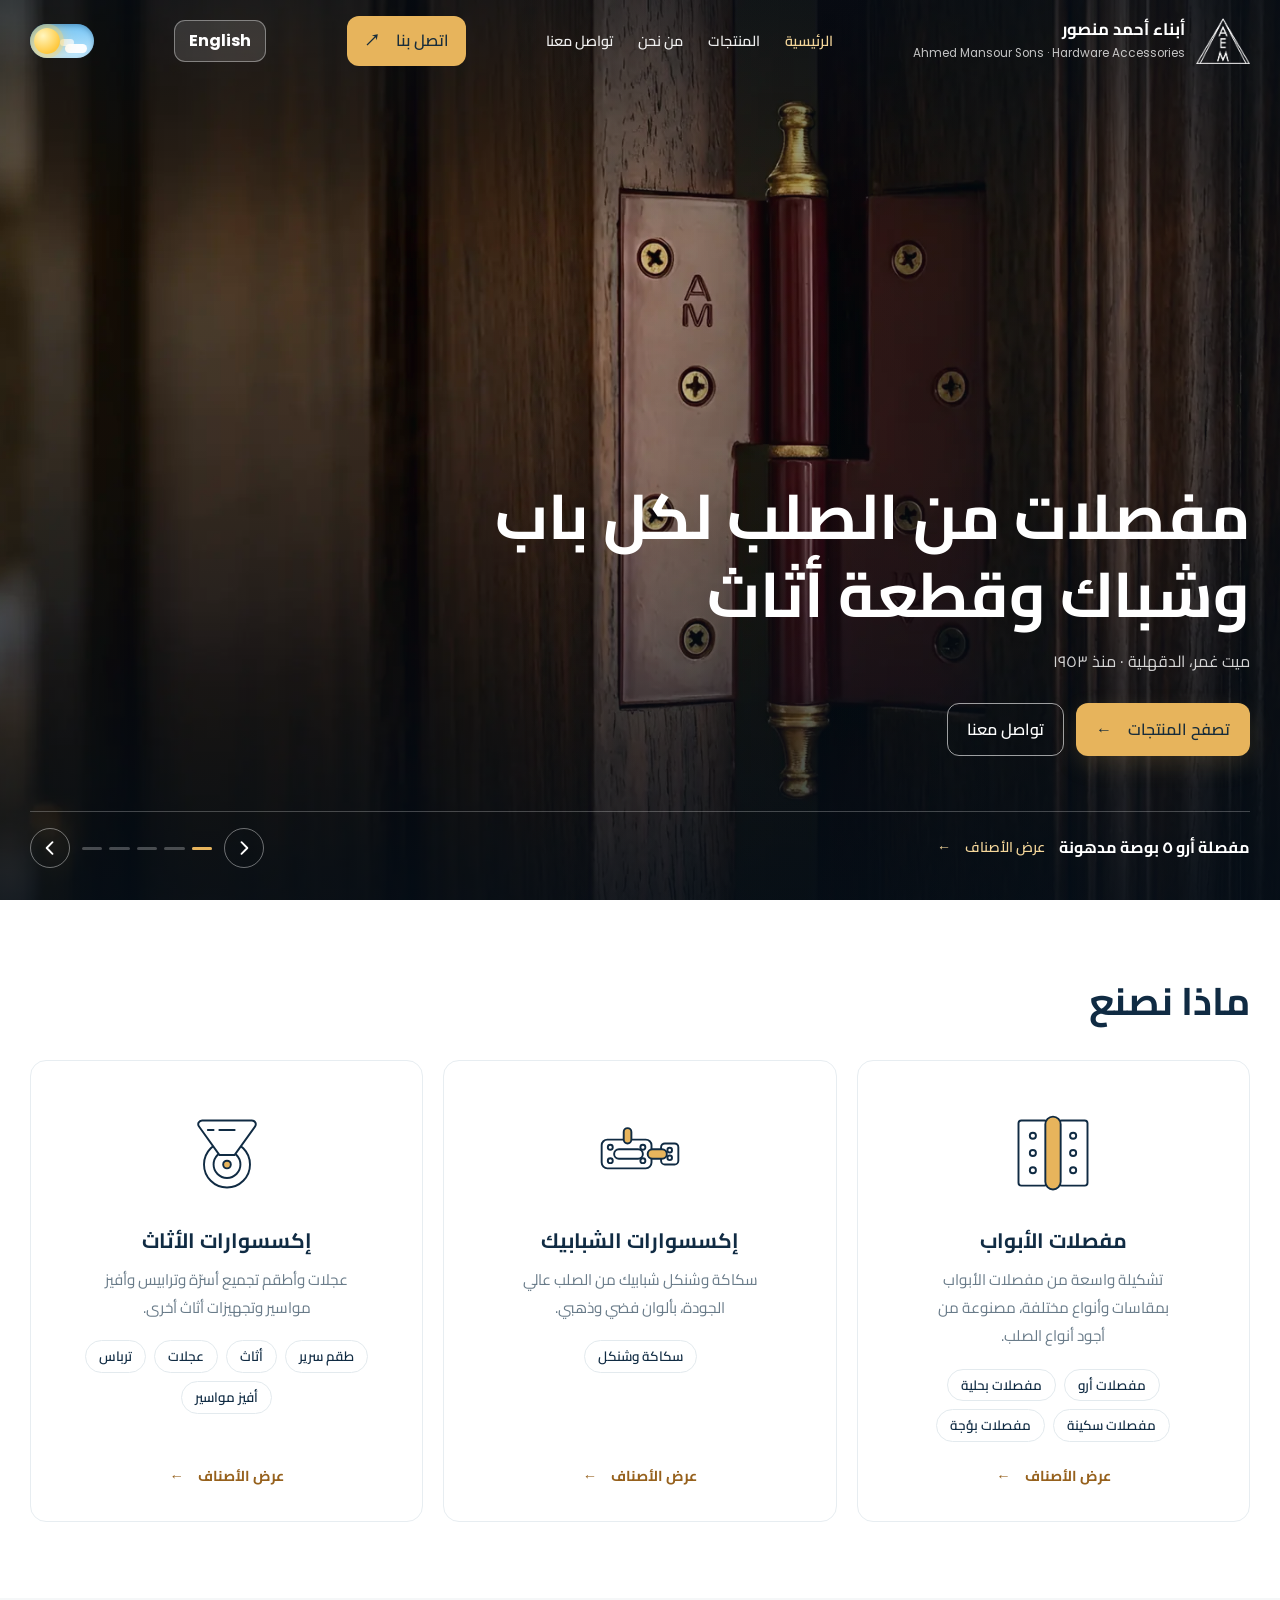
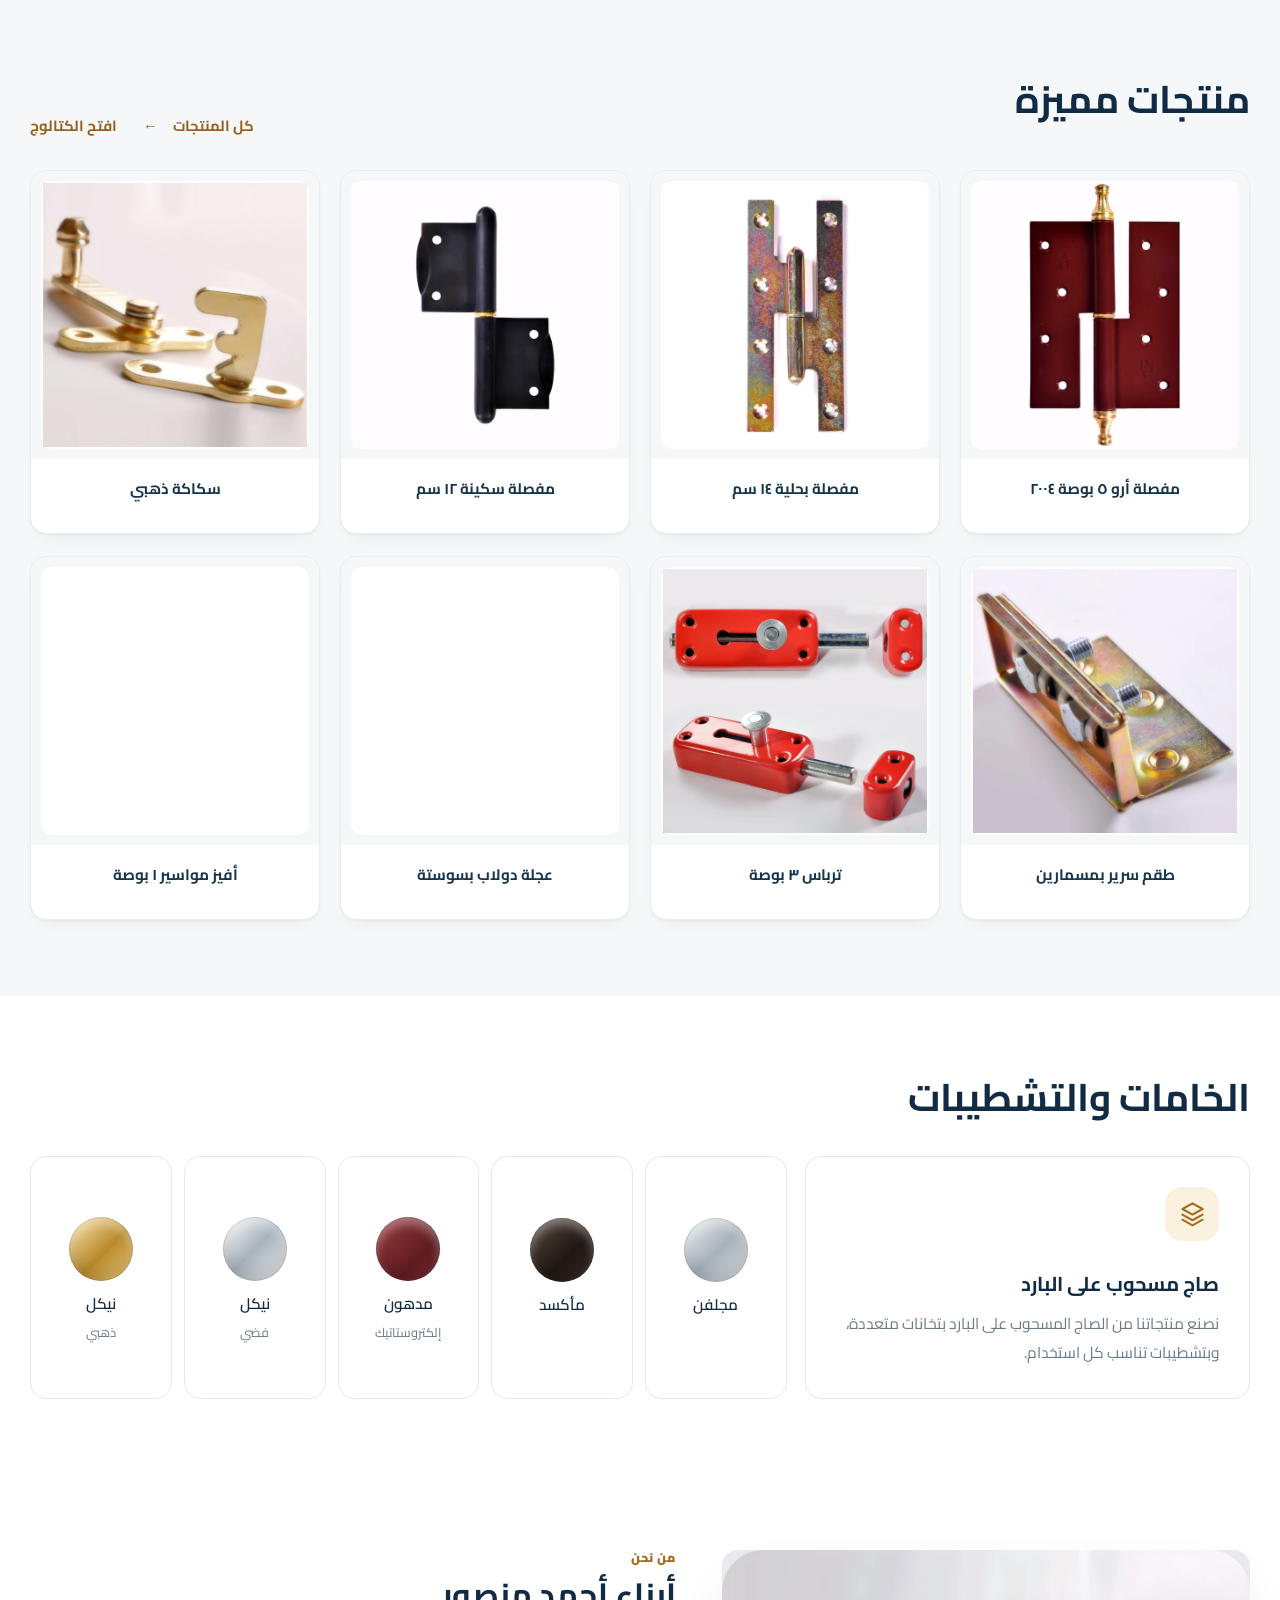
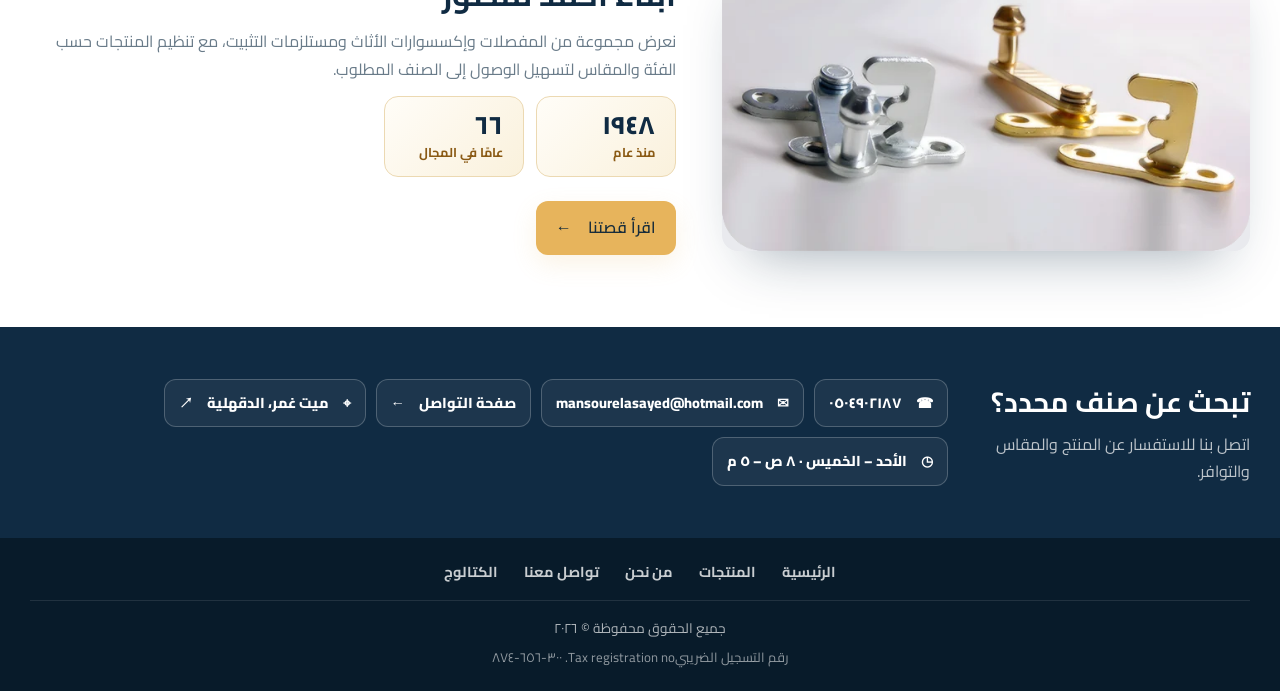
<file: index.html>
<!doctype html>
<html lang="ar" dir="rtl">
<head>
<meta charset="utf-8"><meta name="viewport" content="width=device-width, initial-scale=1">
<title>أبناء أحمد منصور | مفصلات وإكسسوارات أثاث</title>
<link rel="icon" type="image/png" href="favicon.png"><meta name="theme-color" content="#102b43">
<meta name="description" content="أبناء أحمد منصور — كتالوج مفصلات وإكسسوارات أثاث ومستلزمات تثبيت في ميت غمر، الدقهلية.">
<link rel="stylesheet" href="styles.css">
<script>try{if(localStorage.getItem("amh-theme")==="dark"){document.documentElement.setAttribute("data-theme","dark");var m=document.querySelector('meta[name="theme-color"]');if(m)m.setAttribute("content","#0d1620")}}catch(e){}</script>
</head>
<body class="has-hero">
<header class="topbar"><div class="wrap nav">
 <a class="brand" href="index.html"><img src="favicon.png" alt="شعار أبناء أحمد منصور"><span><strong>أبناء أحمد منصور</strong><small>Ahmed Mansour Sons · Hardware Accessories</small></span></a>
 <nav class="navlinks"><a href="index.html" aria-current="page">الرئيسية</a><a href="products.html">المنتجات</a><a href="about.html">من نحن</a><a href="contact.html">تواصل معنا</a></nav>
 <a class="nav-cta" href="tel:+20504902187">اتصل بنا　↗</a><button class="lang-toggle" id="langToggle" type="button" aria-label="Switch language">English</button><button class="theme-toggle" id="themeToggle" type="button" role="switch" aria-checked="false" aria-label="الوضع الداكن / Dark mode"><span class="tt-track" aria-hidden="true"><span class="tt-stars"><i></i><i></i><i></i><i></i></span><span class="tt-clouds"><i></i><i></i></span><span class="tt-knob"><b class="tt-crater c1"></b><b class="tt-crater c2"></b><b class="tt-crater c3"></b></span></span></button><button class="menu-btn" id="menuToggle" type="button" aria-label="فتح القائمة" aria-expanded="false" aria-controls="mobileNav"><span class="mb" aria-hidden="true"><i></i><i></i><i></i></span></button>
 </div><div id="mobileNav" class="mnav" aria-hidden="true"><div class="mnav-in"><a href="index.html" aria-current="page">الرئيسية</a><a href="products.html">المنتجات</a><a href="about.html">من نحن</a><a href="contact.html">تواصل معنا</a><a class="mnav-call" href="tel:+20504902187">اتصل بنا　↗</a></div></div></header>
<main>
<h1 class="sr-only" id="pageTitle">أبناء أحمد منصور — مفصلات وإكسسوارات أثاث</h1>
<section class="fb-hero" id="fbHero" role="region" aria-roledescription="carousel" aria-label="منتجاتنا / Our products">
 <div class="fb-slides"><div class="fb-slide on"><picture><source media="(max-width:700px)" srcset="landing-images/square/Arrow_5_Inch.webp" width="900" height="900"><img src="landing-images/Arrow_5_Inch.webp" alt="مفصلة أرو 5 بوصة مدهونة / 5-Inch Painted Arrow Hinge" width="1800" height="1004" decoding="async"></picture></div><div class="fb-slide" aria-hidden="true"><picture><source media="(max-width:700px)" srcset="landing-images/square/Wardrobe_Sliding_Wheel.webp" width="900" height="900"><img src="landing-images/Wardrobe_Sliding_Wheel.webp" alt="عجلة جرار دولاب سوداء / Black Sliding Wardrobe Wheel" width="1800" height="1004" decoding="async" loading="lazy"></picture></div><div class="fb-slide" aria-hidden="true"><picture><source media="(max-width:700px)" srcset="landing-images/square/Pipe_Clamp.webp" width="900" height="900"><img src="landing-images/Pipe_Clamp.webp" alt="أفيز مواسير فضي / Silver Pipe Clamp" width="1800" height="1004" decoding="async" loading="lazy"></picture></div><div class="fb-slide" aria-hidden="true"><picture><source media="(max-width:700px)" srcset="landing-images/square/Caster_2_Inch.webp" width="900" height="900"><img src="landing-images/Caster_2_Inch.webp" alt="عجلة كاستر 3 بوصة / 3-Inch Caster Wheel" width="1800" height="1004" decoding="async" loading="lazy"></picture></div><div class="fb-slide" aria-hidden="true"><picture><source media="(max-width:700px)" srcset="landing-images/square/Door_Lock_Chain.webp" width="900" height="900"><img src="landing-images/Door_Lock_Chain.webp" alt="ترباس باب بسلسلة ذهبي / Gold Door Bolt with Chain" width="1800" height="1004" decoding="async" loading="lazy"></picture></div></div>
 <div class="fb-shade"></div>
 <div class="fb-content">
  <div class="fb-h1"><span class="l-ar">مفصلات من الصلب لكل باب وشباك وقطعة أثاث</span><span class="l-en">Steel hinges for every door, window and piece of furniture</span></div>
  <div class="fb-sub"><span class="l-ar">ميت غمر، الدقهلية · منذ 1953</span><span class="l-en">Mit Ghamr, Dakahlia · Since 1953</span></div>
  <div class="fb-cta"><a class="btn btn-gold" href="products.html"><span class="l-ar">تصفح المنتجات　←</span><span class="l-en">Browse products　→</span></a><a class="btn btn-light" href="contact.html"><span class="l-ar">تواصل معنا</span><span class="l-en">Contact us</span></a></div>
 </div>
 <div class="fb-bar">
  <div class="fb-caps"><a class="fb-cap on" href="products.html#arrow"><b><span class="l-ar">مفصلة أرو 5 بوصة مدهونة</span><span class="l-en">5-Inch Painted Arrow Hinge</span></b><span><span class="l-ar">عرض الأصناف　←</span><span class="l-en">View items　→</span></span></a><a class="fb-cap" href="products.html#wheels" tabindex="-1" aria-hidden="true"><b><span class="l-ar">عجلة جرار دولاب سوداء</span><span class="l-en">Black Sliding Wardrobe Wheel</span></b><span><span class="l-ar">عرض الأصناف　←</span><span class="l-en">View items　→</span></span></a><a class="fb-cap" href="products.html#clamp" tabindex="-1" aria-hidden="true"><b><span class="l-ar">أفيز مواسير فضي</span><span class="l-en">Silver Pipe Clamp</span></b><span><span class="l-ar">عرض الأصناف　←</span><span class="l-en">View items　→</span></span></a><a class="fb-cap" href="products.html#wheels" tabindex="-1" aria-hidden="true"><b><span class="l-ar">عجلة كاستر 3 بوصة</span><span class="l-en">3-Inch Caster Wheel</span></b><span><span class="l-ar">عرض الأصناف　←</span><span class="l-en">View items　→</span></span></a><a class="fb-cap" href="products.html#bolt" tabindex="-1" aria-hidden="true"><b><span class="l-ar">ترباس باب بسلسلة ذهبي</span><span class="l-en">Gold Door Bolt with Chain</span></b><span><span class="l-ar">عرض الأصناف　←</span><span class="l-en">View items　→</span></span></a></div>
  <div class="fb-nav"><button class="pc-arrow pc-prev" type="button" aria-label="Previous / السابق"><svg viewBox="0 0 24 24" aria-hidden="true"><path d="M15 5l-7 7 7 7"/></svg></button><div class="pc-segs" role="group" aria-label="Slides"><button class="pc-seg" type="button" aria-label="1 / 5"><i></i></button><button class="pc-seg" type="button" aria-label="2 / 5"><i></i></button><button class="pc-seg" type="button" aria-label="3 / 5"><i></i></button><button class="pc-seg" type="button" aria-label="4 / 5"><i></i></button><button class="pc-seg" type="button" aria-label="5 / 5"><i></i></button></div><button class="pc-arrow pc-next" type="button" aria-label="Next / التالي"><svg viewBox="0 0 24 24" aria-hidden="true"><path d="M15 5l-7 7 7 7"/></svg></button></div>
 </div>
</section>
<section class="pg" id="pillars"><div class="wrap"><div class="pg-head"><h2 class="pg-title"><span class="l-ar">ماذا نصنع</span><span class="l-en">What we make</span></h2></div><div class="pil-grid"><article class="pil-card"><div class="pil-ic"><svg viewBox="0 0 96 96" aria-hidden="true"><rect x="12" y="14" width="30" height="68" rx="3"/><rect x="54" y="14" width="30" height="68" rx="3"/><rect class="g" x="40" y="10" width="16" height="76" rx="8"/><circle cx="27" cy="30" r="3.2"/><circle cx="27" cy="48" r="3.2"/><circle cx="27" cy="66" r="3.2"/><circle cx="69" cy="30" r="3.2"/><circle cx="69" cy="48" r="3.2"/><circle cx="69" cy="66" r="3.2"/></svg></div><h3><span class="l-ar">مفصلات الأبواب</span><span class="l-en">Door Hinges</span></h3><p><span class="l-ar">تشكيلة واسعة من مفصلات الأبواب بمقاسات وأنواع مختلفة، مصنوعة من أجود أنواع الصلب.</span><span class="l-en">A wide range of door hinges in different types and sizes, made from the best quality steel.</span></p><ul class="pil-links"><li><a href="products.html#arrow"><span class="l-ar">مفصلات أرو</span><span class="l-en">Arrow Hinges</span></a></li><li><a href="products.html#ornate"><span class="l-ar">مفصلات بحلية</span><span class="l-en">H Hinges</span></a></li><li><a href="products.html#knife"><span class="l-ar">مفصلات سكينة</span><span class="l-en">Knife Hinges</span></a></li><li><a href="products.html#butt"><span class="l-ar">مفصلات بؤجة</span><span class="l-en">Butt Hinges</span></a></li></ul><a class="pil-more" href="products.html#arrow"><span class="l-ar">عرض الأصناف　←</span><span class="l-en">View items　→</span></a></article><article class="pil-card"><div class="pil-ic"><svg viewBox="0 0 96 96" aria-hidden="true"><rect x="8" y="34" width="52" height="30" rx="6"/><rect x="70" y="38" width="18" height="22" rx="4"/><rect class="g" x="56" y="44" width="20" height="10" rx="5"/><rect x="21" y="44" width="30" height="10" rx="5"/><rect class="g" x="31" y="22" width="8" height="16" rx="4"/><circle cx="17" cy="42" r="2.6"/><circle cx="51" cy="42" r="2.6"/><circle cx="17" cy="56" r="2.6"/><circle cx="51" cy="56" r="2.6"/><circle cx="79" cy="45" r="2.4"/><circle cx="79" cy="53" r="2.4"/></svg></div><h3><span class="l-ar">إكسسوارات الشبابيك</span><span class="l-en">Window Accessories</span></h3><p><span class="l-ar">سكاكة وشنكل شبابيك من الصلب عالي الجودة، بألوان فضي وذهبي.</span><span class="l-en">Window latches and hooks made from high-quality steel, in silver and gold.</span></p><ul class="pil-links"><li><a href="products.html#window"><span class="l-ar">سكاكة وشنكل</span><span class="l-en">Window Latches & Hooks</span></a></li></ul><a class="pil-more" href="products.html#window"><span class="l-ar">عرض الأصناف　←</span><span class="l-en">View items　→</span></a></article><article class="pil-card"><div class="pil-ic"><svg viewBox="0 0 96 96" aria-hidden="true"><circle cx="48" cy="60" r="24"/><circle cx="48" cy="60" r="14"/><circle class="g" cx="48" cy="60" r="4"/><path class="p" d="M22 14h52a4 4 0 0 1 3.2 6.4L56 50H40L18.8 20.4A4 4 0 0 1 22 14z"/><path d="M28 24h6M40 24h16"/></svg></div><h3><span class="l-ar">إكسسوارات الأثاث</span><span class="l-en">Furniture Accessories</span></h3><p><span class="l-ar">عجلات وأطقم تجميع أسرّة وترابيس وأفيز مواسير وتجهيزات أثاث أخرى.</span><span class="l-en">Casters, bed assembly kits, bolts, pipe clamps and other furniture fittings.</span></p><ul class="pil-links"><li><a href="products.html#bed"><span class="l-ar">طقم سرير</span><span class="l-en">Bed Assembly Kits</span></a></li><li><a href="products.html#furniture"><span class="l-ar">أثاث</span><span class="l-en">Furniture Accessories</span></a></li><li><a href="products.html#wheels"><span class="l-ar">عجلات</span><span class="l-en">Casters</span></a></li><li><a href="products.html#bolt"><span class="l-ar">ترباس</span><span class="l-en">Barrel Bolts</span></a></li><li><a href="products.html#clamp"><span class="l-ar">أفيز مواسير</span><span class="l-en">Pipe Clamps</span></a></li></ul><a class="pil-more" href="products.html#bed"><span class="l-ar">عرض الأصناف　←</span><span class="l-en">View items　→</span></a></article></div></div></section>
<section class="pg soft" id="featured"><div class="wrap"><div class="pg-head fp-head"><h2 class="pg-title"><span class="l-ar">منتجات مميزة</span><span class="l-en">Featured products</span></h2><div class="fp-links"><a class="fp-all" href="products.html"><span class="l-ar">كل المنتجات　←</span><span class="l-en">All products　→</span></a><a class="fp-all" href="catalog.html" target="_blank" rel="noopener"><span class="l-ar">افتح الكتالوج</span><span class="l-en">Open the catalog</span></a></div></div><div class="fp-grid"><a class="fp-link" href="products.html#arrow"><figure class="product-card"><div class="product-image"><img src="product-images/arrow-02-arrow-5-inch-2004.webp" alt="مفصلة أرو 5 بوصة 2004 / Arrow 5 Inch 2004" loading="lazy" decoding="async"></div><figcaption class="product-info"><div class="product-name"><span class="l-ar">مفصلة أرو 5 بوصة 2004</span><span class="l-en">Arrow 5 Inch 2004</span></div></figcaption></figure></a><a class="fp-link" href="products.html#ornate"><figure class="product-card"><div class="product-image"><img src="product-images/ornate-02-hinge-14-cm.webp" alt="مفصلة بحلية 14 سم / Hinge 14 cm" loading="lazy" decoding="async"></div><figcaption class="product-info"><div class="product-name"><span class="l-ar">مفصلة بحلية 14 سم</span><span class="l-en">Hinge 14 cm</span></div></figcaption></figure></a><a class="fp-link" href="products.html#knife"><figure class="product-card"><div class="product-image"><img src="product-images/knife-03-knife-hinge-12-cm.webp" alt="مفصلة سكينة 12 سم / Knife Hinge 12 cm" loading="lazy" decoding="async"></div><figcaption class="product-info"><div class="product-name"><span class="l-ar">مفصلة سكينة 12 سم</span><span class="l-en">Knife Hinge 12 cm</span></div></figcaption></figure></a><a class="fp-link" href="products.html#window"><figure class="product-card"><div class="product-image"><img src="product-images/window-02-window-latch-gold.webp" alt="سكاكة ذهبي / Window Latch — Gold" loading="lazy" decoding="async"></div><figcaption class="product-info"><div class="product-name"><span class="l-ar">سكاكة ذهبي</span><span class="l-en">Window Latch — Gold</span></div></figcaption></figure></a><a class="fp-link" href="products.html#bed"><figure class="product-card"><div class="product-image"><img src="product-images/bed-03-2-bolts-bed-kit.webp" alt="طقم سرير بمسمارين / 2 Bolts Bed Kit" loading="lazy" decoding="async"></div><figcaption class="product-info"><div class="product-name"><span class="l-ar">طقم سرير بمسمارين</span><span class="l-en">2 Bolts Bed Kit</span></div></figcaption></figure></a><a class="fp-link" href="products.html#bolt"><figure class="product-card"><div class="product-image"><img src="product-images/bolt-03-barrel-bolt-3-inch.webp" alt="ترباس 3 بوصة / Barrel Bolt 3 Inch" loading="lazy" decoding="async"></div><figcaption class="product-info"><div class="product-name"><span class="l-ar">ترباس 3 بوصة</span><span class="l-en">Barrel Bolt 3 Inch</span></div></figcaption></figure></a><a class="fp-link" href="products.html#wheels"><figure class="product-card"><div class="product-image"><img src="product-images/wheels-01-wardrobe-sliding-wheel.webp" alt="عجلة دولاب بسوستة / Wardrobe Sliding Wheel" loading="lazy" decoding="async"></div><figcaption class="product-info"><div class="product-name"><span class="l-ar">عجلة دولاب بسوستة</span><span class="l-en">Wardrobe Sliding Wheel</span></div></figcaption></figure></a><a class="fp-link" href="products.html#clamp"><figure class="product-card"><div class="product-image"><img src="product-images/clamp-03-pipe-clamp-1-inch.webp" alt="أفيز مواسير 1 بوصة / Pipe Clamp 1 Inch" loading="lazy" decoding="async"></div><figcaption class="product-info"><div class="product-name"><span class="l-ar">أفيز مواسير 1 بوصة</span><span class="l-en">Pipe Clamp 1 Inch</span></div></figcaption></figure></a></div></div></section>
<section class="pg" id="materials"><div class="wrap"><div class="pg-head"><h2 class="pg-title"><span class="l-ar">الخامات والتشطيبات</span><span class="l-en">Materials & finishes</span></h2></div><div class="mt-grid"><div class="mt-main"><div class="ct-ic"><svg viewBox="0 0 24 24" aria-hidden="true"><path d="M12 3l9 5-9 5-9-5z"/><path d="M3 13l9 5 9-5"/><path d="M3 17.5l9 5 9-5"/></svg></div><h3><span class="l-ar">صاج مسحوب على البارد</span><span class="l-en">Cold-rolled steel sheet</span></h3><p><span class="l-ar">نصنع منتجاتنا من الصاج المسحوب على البارد بتخانات متعددة، وبتشطيبات تناسب كل استخدام.</span><span class="l-en">Our products are made from cold-rolled steel sheet in multiple thicknesses, with finishes to suit every use.</span></p></div><ul class="mt-finishes"><li><i class="sw sw-galv"></i><b><span class="l-ar">مجلفن</span><span class="l-en">Galvanized</span></b></li><li><i class="sw sw-oxid"></i><b><span class="l-ar">مأكسد</span><span class="l-en">Oxidized</span></b></li><li><i class="sw sw-paint"></i><b><span class="l-ar">مدهون</span><span class="l-en">Painted</span></b><small><span class="l-ar">إلكتروستاتيك</span><span class="l-en">Electrostatic</span></small></li><li><i class="sw sw-silver"></i><b><span class="l-ar">نيكل</span><span class="l-en">Nickel</span></b><small><span class="l-ar">فضي</span><span class="l-en">Silver</span></small></li><li><i class="sw sw-gold"></i><b><span class="l-ar">نيكل</span><span class="l-en">Nickel</span></b><small><span class="l-ar">ذهبي</span><span class="l-en">Gold</span></small></li></ul></div></div></section>
<section class="section" id="about"><div class="wrap about-grid"><div class="about-visual"><img src="landing-images/About_Window_Latch.webp" alt="سكاكة شباك فضي وذهبي" width="637" height="362" loading="lazy" decoding="async"></div><div class="about-copy"><div class="section-kicker">من نحن</div><h2>أبناء أحمد منصور</h2><p>نعرض مجموعة من المفصلات وإكسسوارات الأثاث ومستلزمات التثبيت، مع تنظيم المنتجات حسب الفئة والمقاس لتسهيل الوصول إلى الصنف المطلوب.</p><ul class="about-facts"><li><strong data-count="1953" data-from="1900">1953</strong><span><b class="l-ar">منذ عام</b><b class="l-en">Since</b></span></li><li><strong data-years="1953">73</strong><span><b class="l-ar">عامًا في المجال</b><b class="l-en">Years in the field</b></span></li></ul><div class="about-actions"><a class="btn btn-gold" href="about.html">اقرأ قصتنا　←</a></div></div></div></section>
<section class="contact-section" id="contact"><div class="wrap contact-grid"><div><h2>تبحث عن صنف محدد؟</h2><p>اتصل بنا للاستفسار عن المنتج والمقاس والتوافر.</p></div><div class="contact-details"><a class="contact-pill" href="tel:+20504902187">☎　0504902187</a><a class="contact-pill" href="mailto:mansourelasayed@hotmail.com">✉　mansourelasayed@hotmail.com</a><a class="contact-pill" href="contact.html">صفحة التواصل　←</a><a class="contact-pill" href="https://www.google.com/maps/place/Ahmed+Mansour+Sons+Factory+for+Hardware+-+%D9%85%D8%B5%D9%86%D8%B9+%D8%AD%D8%AF%D8%A7%D9%8A%D8%AF+%D8%A3%D8%A8%D9%86%D8%A7%D8%A1+%D8%A3%D8%AD%D9%85%D8%AF+%D8%A5%D8%A8%D8%B1%D8%A7%D9%87%D9%8A%D9%85+%D9%85%D9%86%D8%B5%D9%88%D8%B1/@30.7238846,31.2693549,17z/data=!4m6!3m5!1s0x14f7eb832723de7b:0xed900782350a30ad!8m2!3d30.7238846!4d31.2693549!16s%2Fg%2F11sz3r_7c7" target="_blank" rel="noopener">⌖　ميت غمر، الدقهلية　↗</a><span class="contact-pill">◷　الأحد – الخميس · 8 ص – 5 م</span></div></div></section>
</main>
<footer><nav class="wrap footer-links" aria-label="Footer"><a href="index.html"><span class="l-ar">الرئيسية</span><span class="l-en">Home</span></a><a href="products.html"><span class="l-ar">المنتجات</span><span class="l-en">Products</span></a><a href="about.html"><span class="l-ar">من نحن</span><span class="l-en">About Us</span></a><a href="contact.html"><span class="l-ar">تواصل معنا</span><span class="l-en">Contact</span></a><a href="catalog.html" target="_blank" rel="noopener"><span class="l-ar">الكتالوج</span><span class="l-en">Catalog</span></a></nav><div class="wrap footer-inner"><span>جميع الحقوق محفوظة © 2026</span><span class="tax-line"><span class="l-ar">رقم التسجيل الضريبي</span><span class="l-en">Tax registration no.</span> <bdi dir="ltr" data-keep-digits>300-656-874</bdi></span></div></footer>
<div class="modal" id="imageModal" aria-hidden="true"><div class="modal-panel" role="dialog" aria-modal="true" aria-label="صورة المنتج المكبرة"><button class="modal-close" id="modalClose" type="button" aria-label="إغلاق">×</button><div class="modal-img-wrap"><img id="modalImage" alt=""></div><div class="modal-caption" id="modalCaption"></div></div></div>
<script>window.PAGE_TITLES={ar:"أبناء أحمد منصور | مفصلات وإكسسوارات أثاث",en:"Ahmed Mansour Sons | Hinges & Furniture Accessories"};</script><script src="products-data.js"></script><script src="site.js"></script>
</body></html>
</file>
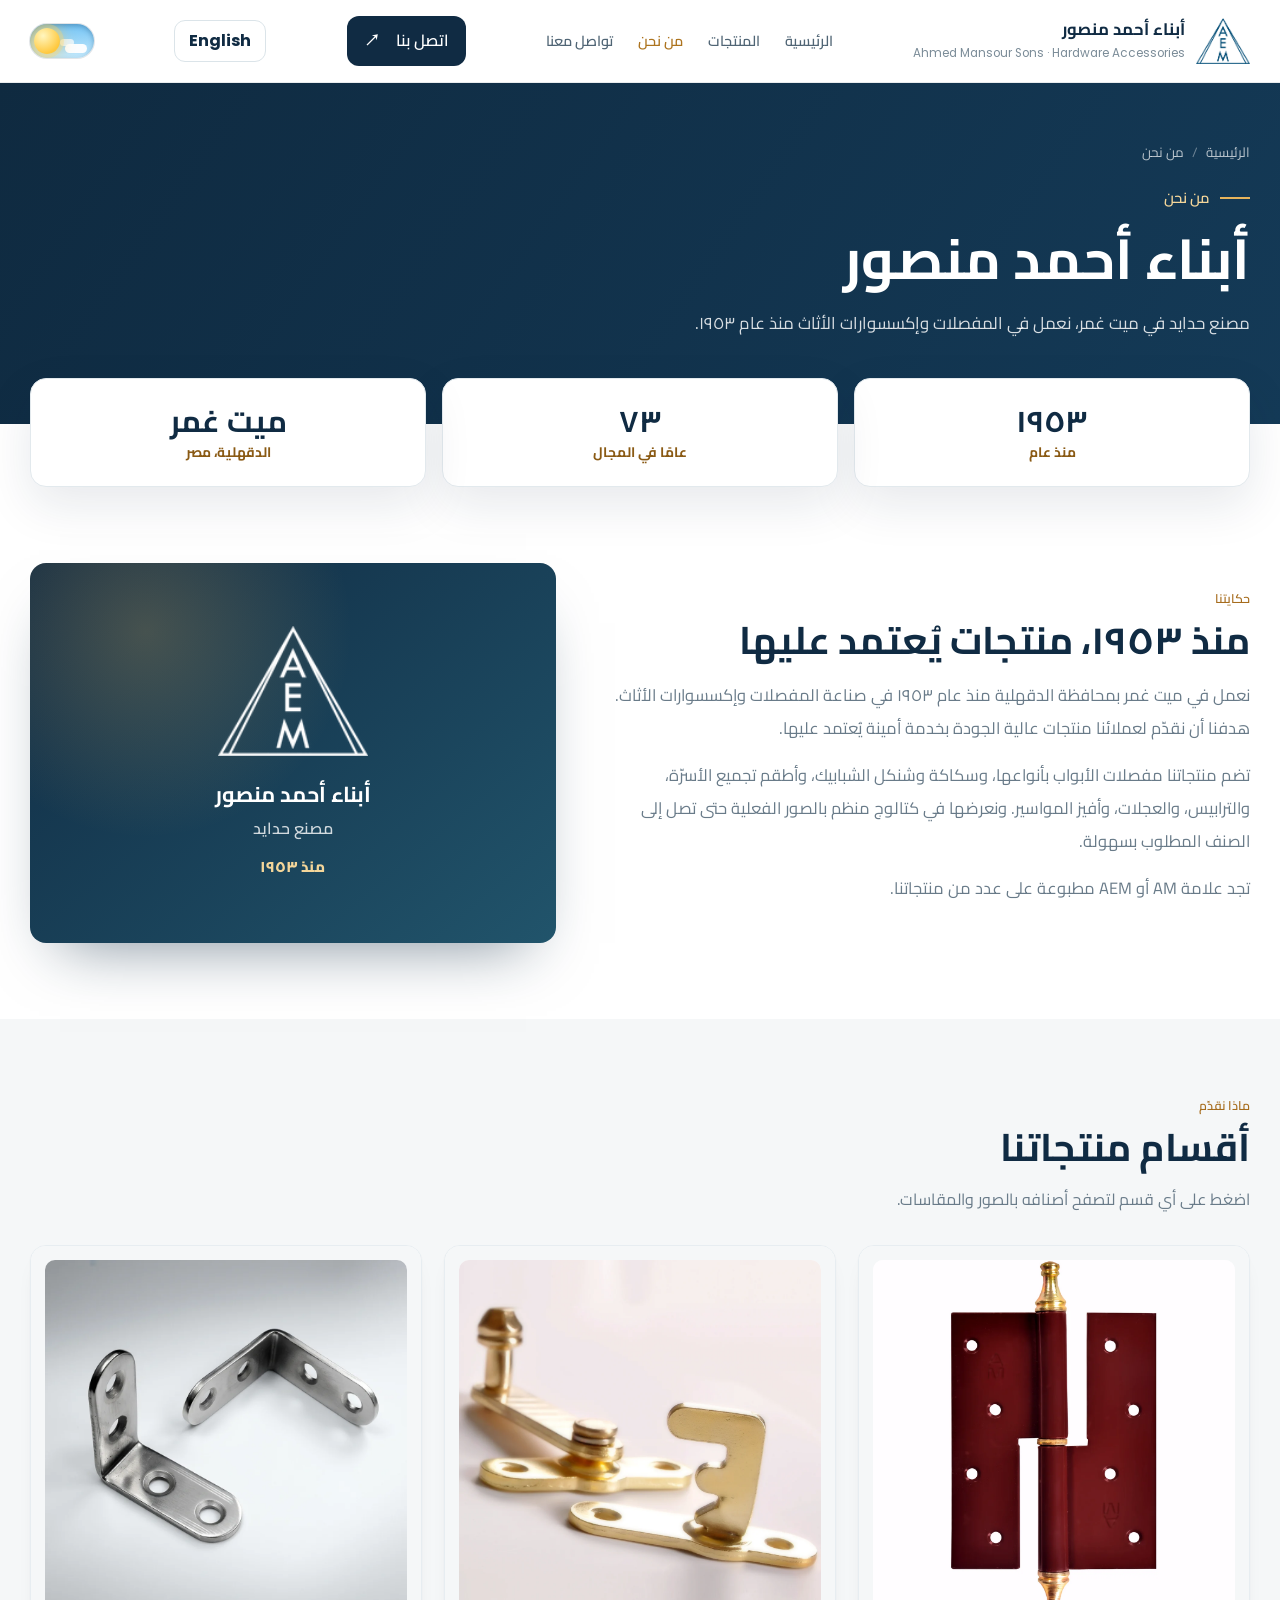
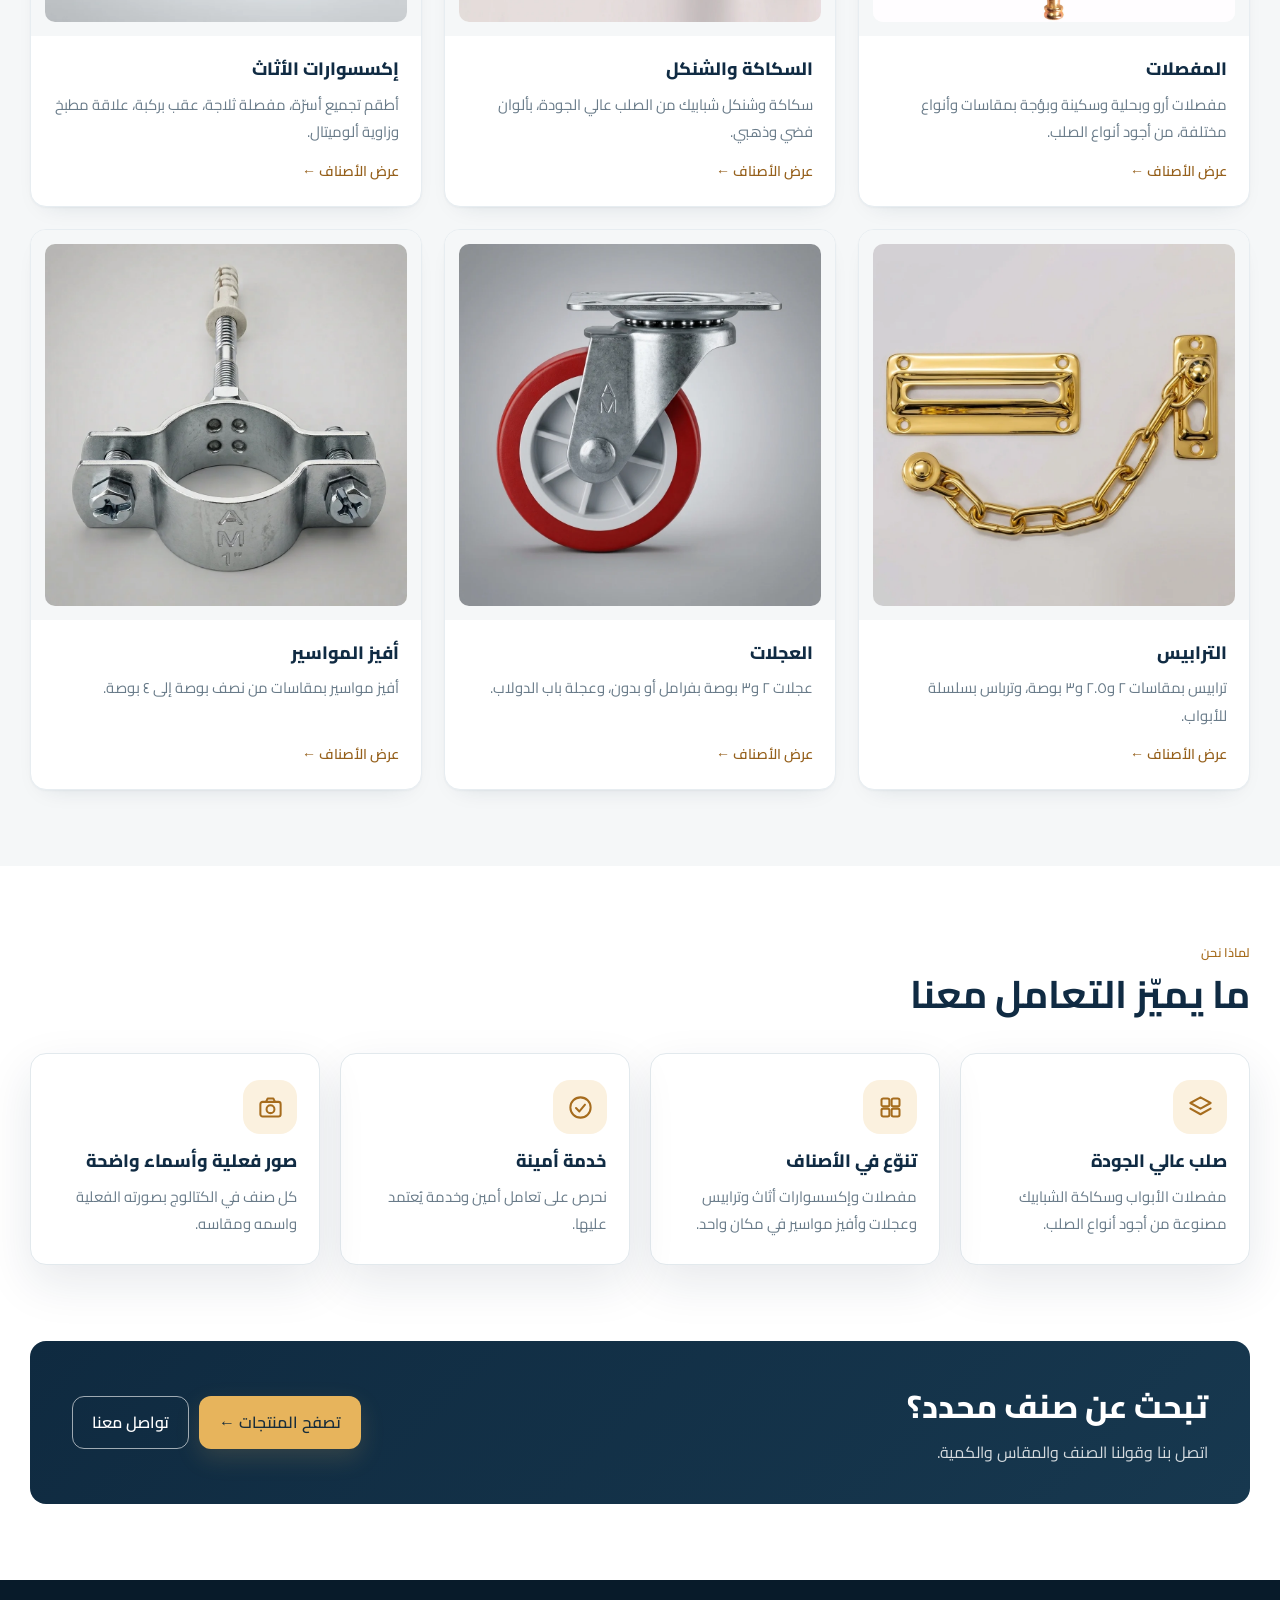
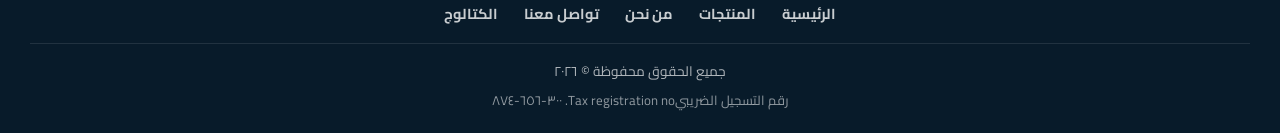
<file: about.html>
<!doctype html>
<html lang="ar" dir="rtl">
<head>
<meta charset="utf-8"><meta name="viewport" content="width=device-width, initial-scale=1">
<title>من نحن | أبناء أحمد منصور</title><link rel="icon" type="image/png" href="favicon.png"><meta name="theme-color" content="#102b43">
<meta name="description" content="أبناء أحمد منصور — مصنع حدايد في ميت غمر منذ عام 1953: مفصلات وإكسسوارات أثاث وترابيس وعجلات وأفيز مواسير.">
<link rel="stylesheet" href="styles.css">
<script>try{if(localStorage.getItem("amh-theme")==="dark"){document.documentElement.setAttribute("data-theme","dark");var m=document.querySelector('meta[name="theme-color"]');if(m)m.setAttribute("content","#0d1620")}}catch(e){}</script>
</head>
<body>
<header class="topbar"><div class="wrap nav">
 <a class="brand" href="index.html"><img src="favicon.png" alt="شعار أبناء أحمد منصور"><span><strong>أبناء أحمد منصور</strong><small>Ahmed Mansour Sons · Hardware Accessories</small></span></a>
 <nav class="navlinks"><a href="index.html">الرئيسية</a><a href="products.html">المنتجات</a><a href="about.html" aria-current="page">من نحن</a><a href="contact.html">تواصل معنا</a></nav>
 <a class="nav-cta" href="tel:+20504902187">اتصل بنا　↗</a><button class="lang-toggle" id="langToggle" type="button" aria-label="Switch language">English</button><button class="theme-toggle" id="themeToggle" type="button" role="switch" aria-checked="false" aria-label="الوضع الداكن / Dark mode"><span class="tt-track" aria-hidden="true"><span class="tt-stars"><i></i><i></i><i></i><i></i></span><span class="tt-clouds"><i></i><i></i></span><span class="tt-knob"><b class="tt-crater c1"></b><b class="tt-crater c2"></b><b class="tt-crater c3"></b></span></span></button><button class="menu-btn" id="menuToggle" type="button" aria-label="فتح القائمة" aria-expanded="false" aria-controls="mobileNav"><span class="mb" aria-hidden="true"><i></i><i></i><i></i></span></button>
 </div><div id="mobileNav" class="mnav" aria-hidden="true"><div class="mnav-in"><a href="index.html">الرئيسية</a><a href="products.html">المنتجات</a><a href="about.html" aria-current="page">من نحن</a><a href="contact.html">تواصل معنا</a><a class="mnav-call" href="tel:+20504902187">اتصل بنا　↗</a></div></div></header>
<main>
<section class="page-hero"><div class="wrap"><div class="crumbs"><a href="index.html"><span class="l-ar">الرئيسية</span><span class="l-en">Home</span></a><i>/</i><span><span class="l-ar">من نحن</span><span class="l-en">About Us</span></span></div><div class="ph-kicker"><span class="l-ar">من نحن</span><span class="l-en">About Us</span></div><h1><span class="l-ar">أبناء أحمد منصور</span><span class="l-en">Ahmed Mansour Sons</span></h1><p><span class="l-ar">مصنع حدايد في ميت غمر، نعمل في المفصلات وإكسسوارات الأثاث منذ عام 1953.</span><span class="l-en">A hardware factory in Mit Ghamr, working in hinges and furniture accessories since 1953.</span></p></div></section><div class="stats-wrap"><div class="wrap ab-stats"><div class="ab-stat"><strong data-count="1953" data-from="1900">1953</strong><span><span class="l-ar">منذ عام</span><span class="l-en">Since</span></span></div><div class="ab-stat"><strong data-years="1953">73</strong><span><span class="l-ar">عامًا في المجال</span><span class="l-en">Years in the field</span></span></div><div class="ab-stat"><strong><span class="l-ar">ميت غمر</span><span class="l-en">Mit Ghamr</span></strong><span><span class="l-ar">الدقهلية، مصر</span><span class="l-en">Dakahlia, Egypt</span></span></div></div></div>
<section class="pg"><div class="wrap ab-story"><div class="ab-text"><div class="pg-kicker"><span class="l-ar">حكايتنا</span><span class="l-en">OUR STORY</span></div><h2 class="pg-title"><span class="l-ar">منذ 1953، منتجات يُعتمد عليها</span><span class="l-en">Since 1953, products you can rely on</span></h2><p><span class="l-ar">نعمل في ميت غمر بمحافظة الدقهلية منذ عام 1953 في صناعة المفصلات وإكسسوارات الأثاث. هدفنا أن نقدّم لعملائنا منتجات عالية الجودة بخدمة أمينة يُعتمد عليها.</span><span class="l-en">We have been working in Mit Ghamr, Dakahlia, since 1953, making hinges and furniture accessories. Our aim is to give our customers high-quality products with honest, reliable service.</span></p><p><span class="l-ar">تضم منتجاتنا مفصلات الأبواب بأنواعها، وسكاكة وشنكل الشبابيك، وأطقم تجميع الأسرّة، والترابيس، والعجلات، وأفيز المواسير. ونعرضها في كتالوج منظم بالصور الفعلية حتى تصل إلى الصنف المطلوب بسهولة.</span><span class="l-en">Our range includes door hinges of every type, window latches and hooks, bed assembly kits, barrel bolts, wheels and pipe clamps. We present them in an organized catalog with real photos so you can find the item you need easily.</span></p><p><span class="l-ar">تجد علامة AM أو AEM مطبوعة على عدد من منتجاتنا.</span><span class="l-en">You will find the AM or AEM mark stamped on a number of our products.</span></p></div><div class="ab-emblem"><div><img src="favicon.png" alt="AEM" width="150" height="140"><div class="em-name"><span class="l-ar">أبناء أحمد منصور</span><span class="l-en">Ahmed Mansour Sons</span></div><div class="em-sub"><span class="l-ar">مصنع حدايد</span><span class="l-en">Hardware Factory</span></div><div class="em-since"><span class="l-ar">منذ 1953</span><span class="l-en">SINCE 1953</span></div></div></div></div></section>
<section class="pg soft"><div class="wrap"><div class="pg-head"><div class="pg-kicker"><span class="l-ar">ماذا نقدّم</span><span class="l-en">WHAT WE MAKE</span></div><h2 class="pg-title"><span class="l-ar">أقسام منتجاتنا</span><span class="l-en">Our product ranges</span></h2><p class="pg-lead"><span class="l-ar">اضغط على أي قسم لتصفح أصنافه بالصور والمقاسات.</span><span class="l-en">Choose a range to browse its items with photos and sizes.</span></p></div><div class="ab-cats"><a class="ab-cat" href="products.html#arrow"><div class="ab-cat-img"><img src="product-images/arrow-02-arrow-5-inch-2004.webp" alt="المفصلات / Hinges" loading="lazy" decoding="async"></div><div class="ab-cat-body"><h3><span class="l-ar">المفصلات</span><span class="l-en">Hinges</span></h3><p><span class="l-ar">مفصلات أرو وبحلية وسكينة وبؤجة بمقاسات وأنواع مختلفة، من أجود أنواع الصلب.</span><span class="l-en">Arrow, H, knife and butt hinges in different sizes and types, made from quality steel.</span></p><span class="ab-more"><span class="l-ar">عرض الأصناف ←</span><span class="l-en">View items →</span></span></div></a><a class="ab-cat" href="products.html#window"><div class="ab-cat-img"><img src="product-images/window-02-window-latch-gold.webp" alt="السكاكة والشنكل / Window Latches & Hooks" loading="lazy" decoding="async"></div><div class="ab-cat-body"><h3><span class="l-ar">السكاكة والشنكل</span><span class="l-en">Window Latches & Hooks</span></h3><p><span class="l-ar">سكاكة وشنكل شبابيك من الصلب عالي الجودة، بألوان فضي وذهبي.</span><span class="l-en">Window latches and hooks in high-quality steel, in silver and gold.</span></p><span class="ab-more"><span class="l-ar">عرض الأصناف ←</span><span class="l-en">View items →</span></span></div></a><a class="ab-cat" href="products.html#furniture"><div class="ab-cat-img"><img src="product-images/furniture-04-corner-brace-aluminum.webp" alt="إكسسوارات الأثاث / Furniture Accessories" loading="lazy" decoding="async"></div><div class="ab-cat-body"><h3><span class="l-ar">إكسسوارات الأثاث</span><span class="l-en">Furniture Accessories</span></h3><p><span class="l-ar">أطقم تجميع أسرّة، مفصلة ثلاجة، عقب بركبة، علاقة مطبخ وزاوية ألوميتال.</span><span class="l-en">Bed assembly kits, fridge hinge, joint knee set, kitchen hanger and alumital corner brace.</span></p><span class="ab-more"><span class="l-ar">عرض الأصناف ←</span><span class="l-en">View items →</span></span></div></a><a class="ab-cat" href="products.html#bolt"><div class="ab-cat-img"><img src="product-images/bolt-04-lock-chain.webp" alt="الترابيس / Barrel Bolts" loading="lazy" decoding="async"></div><div class="ab-cat-body"><h3><span class="l-ar">الترابيس</span><span class="l-en">Barrel Bolts</span></h3><p><span class="l-ar">ترابيس بمقاسات 2 و2.5 و3 بوصة، وترباس بسلسلة للأبواب.</span><span class="l-en">Barrel bolts in 2, 2.5 and 3 inch sizes, plus a chain bolt for doors.</span></p><span class="ab-more"><span class="l-ar">عرض الأصناف ←</span><span class="l-en">View items →</span></span></div></a><a class="ab-cat" href="products.html#wheels"><div class="ab-cat-img"><img src="product-images/wheels-04-swivel-caster-3-inch-red.webp" alt="العجلات / Casters" loading="lazy" decoding="async"></div><div class="ab-cat-body"><h3><span class="l-ar">العجلات</span><span class="l-en">Casters</span></h3><p><span class="l-ar">عجلات 2 و3 بوصة بفرامل أو بدون، وعجلة باب الدولاب.</span><span class="l-en">2 and 3 inch swivel casters with or without brake, and a wardrobe sliding wheel.</span></p><span class="ab-more"><span class="l-ar">عرض الأصناف ←</span><span class="l-en">View items →</span></span></div></a><a class="ab-cat" href="products.html#clamp"><div class="ab-cat-img"><img src="product-images/clamp-03-pipe-clamp-1-inch.webp" alt="أفيز المواسير / Pipe Clamps" loading="lazy" decoding="async"></div><div class="ab-cat-body"><h3><span class="l-ar">أفيز المواسير</span><span class="l-en">Pipe Clamps</span></h3><p><span class="l-ar">أفيز مواسير بمقاسات من نصف بوصة إلى 4 بوصة.</span><span class="l-en">Pipe clamps in sizes from half an inch to 4 inches.</span></p><span class="ab-more"><span class="l-ar">عرض الأصناف ←</span><span class="l-en">View items →</span></span></div></a></div></div></section>
<section class="pg"><div class="wrap"><div class="pg-head"><div class="pg-kicker"><span class="l-ar">لماذا نحن</span><span class="l-en">WHY US</span></div><h2 class="pg-title"><span class="l-ar">ما يميّز التعامل معنا</span><span class="l-en">What to expect from us</span></h2></div><div class="ab-whys"><div class="ab-why"><div class="ct-ic"><svg viewBox="0 0 24 24" aria-hidden="true"><path d="M12 3l9 5-9 5-9-5z"/><path d="M3 13l9 5 9-5"/></svg></div><h3><span class="l-ar">صلب عالي الجودة</span><span class="l-en">Quality steel</span></h3><p><span class="l-ar">مفصلات الأبواب وسكاكة الشبابيك مصنوعة من أجود أنواع الصلب.</span><span class="l-en">Door hinges and window latches are made from the best quality steel.</span></p></div><div class="ab-why"><div class="ct-ic"><svg viewBox="0 0 24 24" aria-hidden="true"><rect x="4" y="4" width="7" height="7" rx="1.5"/><rect x="13" y="4" width="7" height="7" rx="1.5"/><rect x="4" y="13" width="7" height="7" rx="1.5"/><rect x="13" y="13" width="7" height="7" rx="1.5"/></svg></div><h3><span class="l-ar">تنوّع في الأصناف</span><span class="l-en">A wide range</span></h3><p><span class="l-ar">مفصلات وإكسسوارات أثاث وترابيس وعجلات وأفيز مواسير في مكان واحد.</span><span class="l-en">Hinges, furniture hardware, bolts, wheels and pipe clamps in one place.</span></p></div><div class="ab-why"><div class="ct-ic"><svg viewBox="0 0 24 24" aria-hidden="true"><circle cx="12" cy="12" r="9"/><path d="M8 12.5l3 3 5-6"/></svg></div><h3><span class="l-ar">خدمة أمينة</span><span class="l-en">Honest service</span></h3><p><span class="l-ar">نحرص على تعامل أمين وخدمة يُعتمد عليها.</span><span class="l-en">We aim for honest dealing and service you can rely on.</span></p></div><div class="ab-why"><div class="ct-ic"><svg viewBox="0 0 24 24" aria-hidden="true"><rect x="3" y="7" width="18" height="13" rx="2"/><circle cx="12" cy="13.5" r="3.5"/><path d="M8 7l1.5-3h5L16 7"/></svg></div><h3><span class="l-ar">صور فعلية وأسماء واضحة</span><span class="l-en">Real photos, clear names</span></h3><p><span class="l-ar">كل صنف في الكتالوج بصورته الفعلية واسمه ومقاسه.</span><span class="l-en">Every item in the catalog comes with its real photo, name and size.</span></p></div></div></div></section>
<section class="pg-cta"><div class="wrap ab-cta"><div><h2><span class="l-ar">تبحث عن صنف محدد؟</span><span class="l-en">Looking for a specific item?</span></h2><p><span class="l-ar">اتصل بنا وقولنا الصنف والمقاس والكمية.</span><span class="l-en">Call us with the item, size and quantity.</span></p></div><div class="cta-actions"><a class="btn btn-gold" href="products.html"><span class="l-ar">تصفح المنتجات ←</span><span class="l-en">Browse products →</span></a><a class="btn btn-light" href="contact.html"><span class="l-ar">تواصل معنا</span><span class="l-en">Contact us</span></a></div></div></section>
</main>
<footer><nav class="wrap footer-links" aria-label="Footer"><a href="index.html"><span class="l-ar">الرئيسية</span><span class="l-en">Home</span></a><a href="products.html"><span class="l-ar">المنتجات</span><span class="l-en">Products</span></a><a href="about.html"><span class="l-ar">من نحن</span><span class="l-en">About Us</span></a><a href="contact.html"><span class="l-ar">تواصل معنا</span><span class="l-en">Contact</span></a><a href="catalog.html" target="_blank" rel="noopener"><span class="l-ar">الكتالوج</span><span class="l-en">Catalog</span></a></nav><div class="wrap footer-inner"><span>جميع الحقوق محفوظة © 2026</span><span class="tax-line"><span class="l-ar">رقم التسجيل الضريبي</span><span class="l-en">Tax registration no.</span> <bdi dir="ltr" data-keep-digits>300-656-874</bdi></span></div></footer>
<script>window.PAGE_TITLES={ar:"من نحن | أبناء أحمد منصور",en:"About Us | Ahmed Mansour Sons"};</script><script src="site.js"></script>
</body></html>
</file>
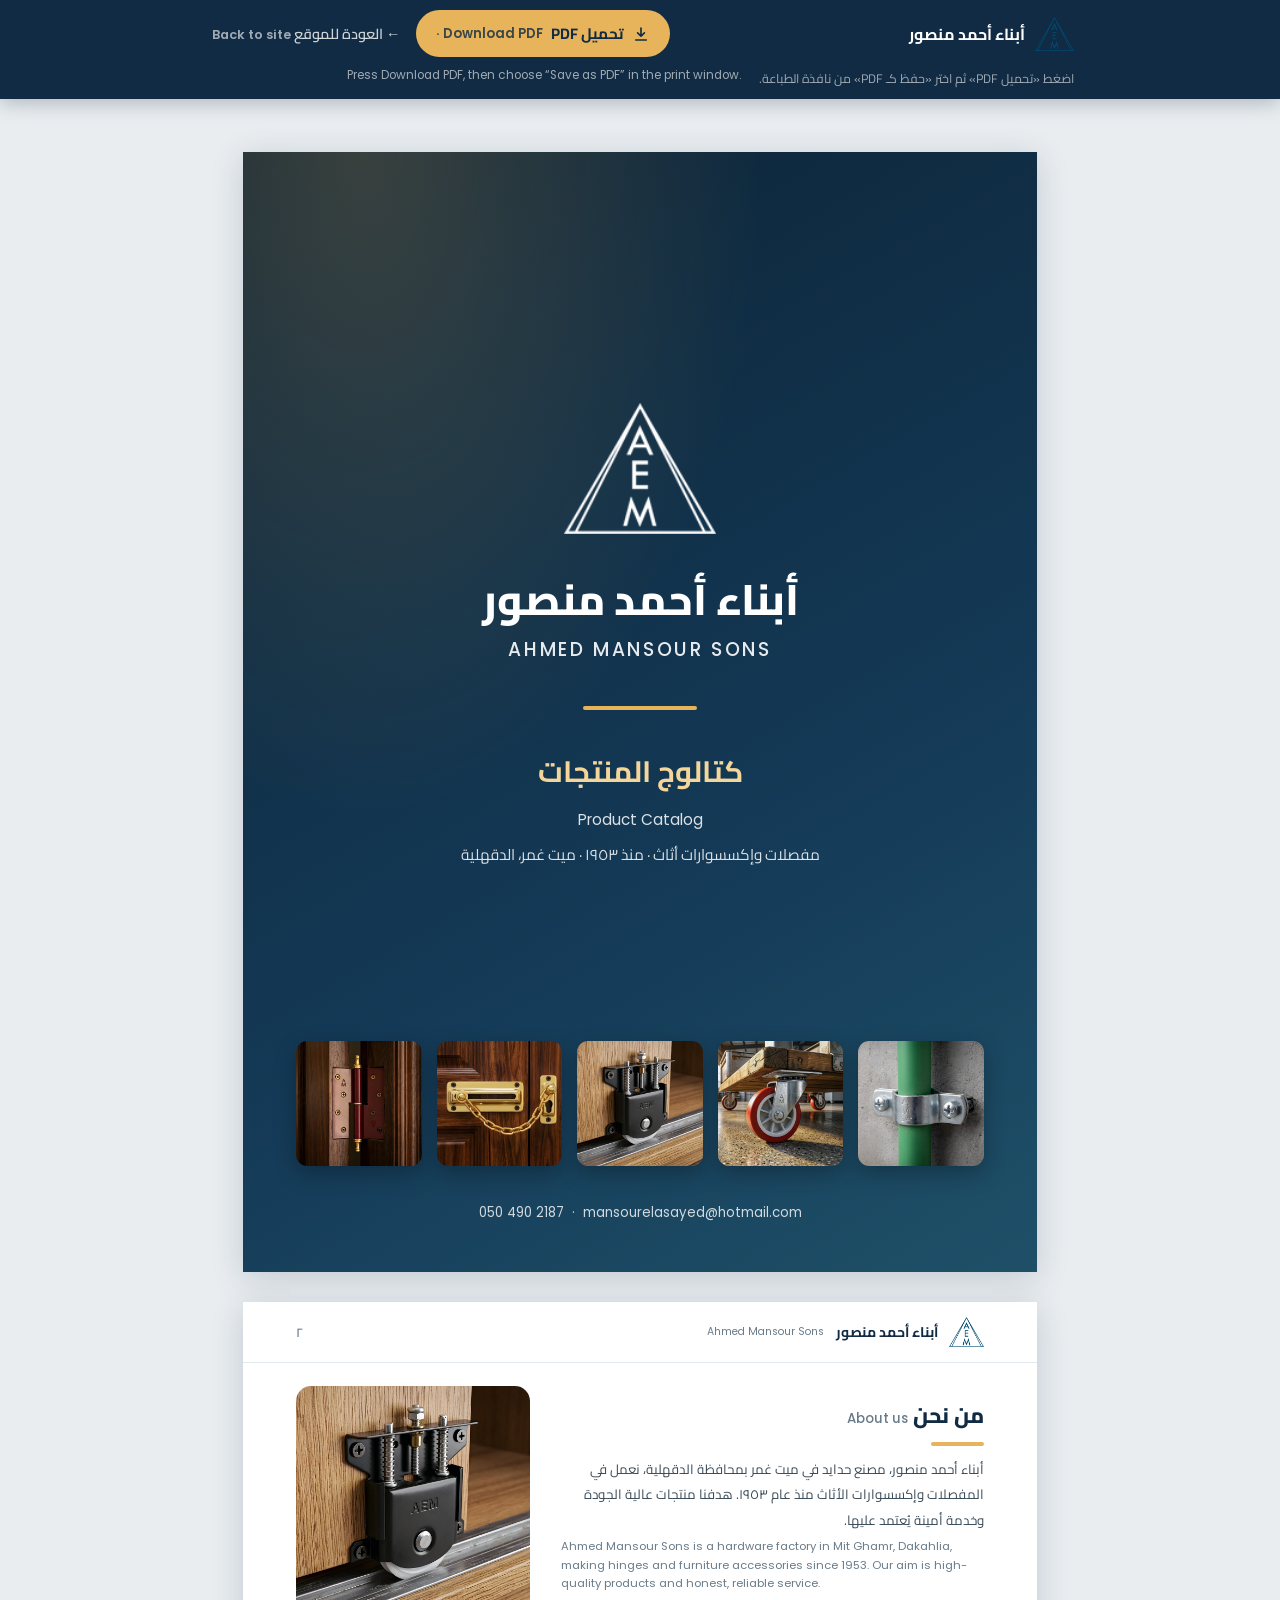
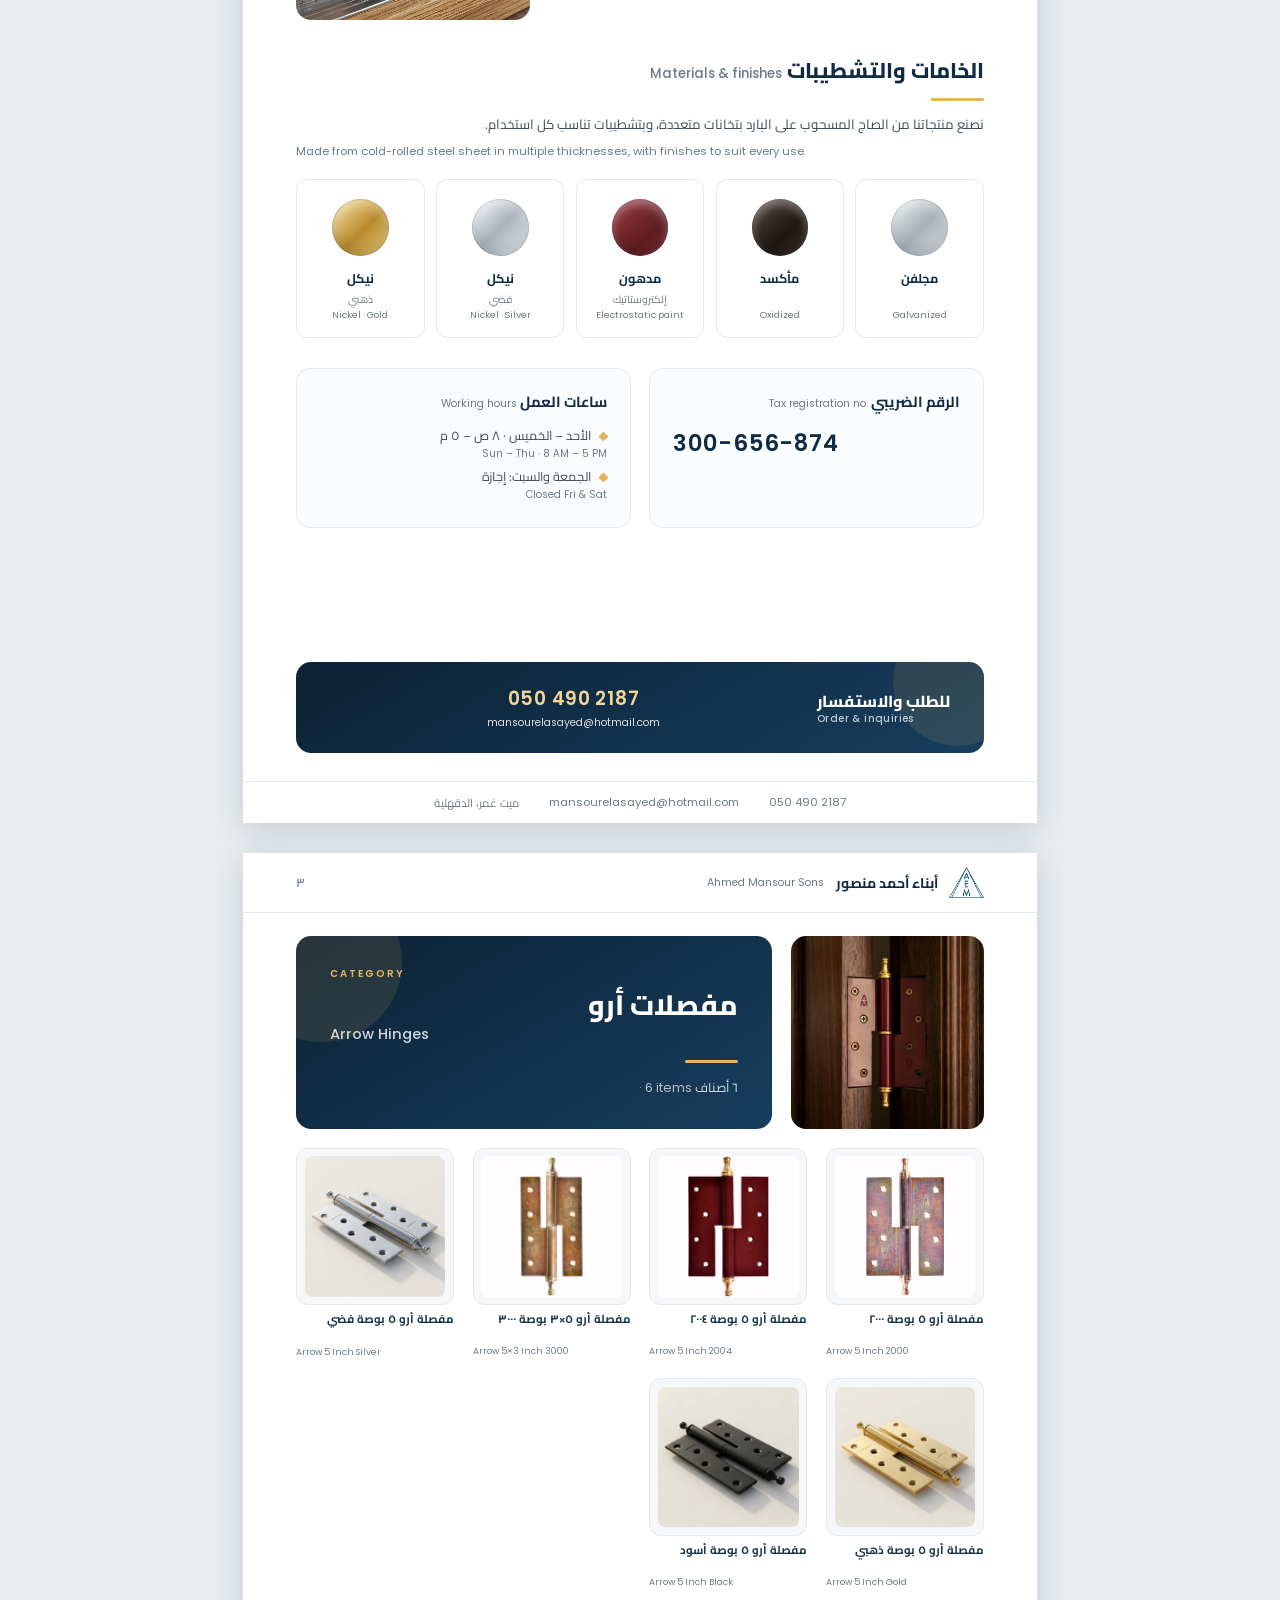
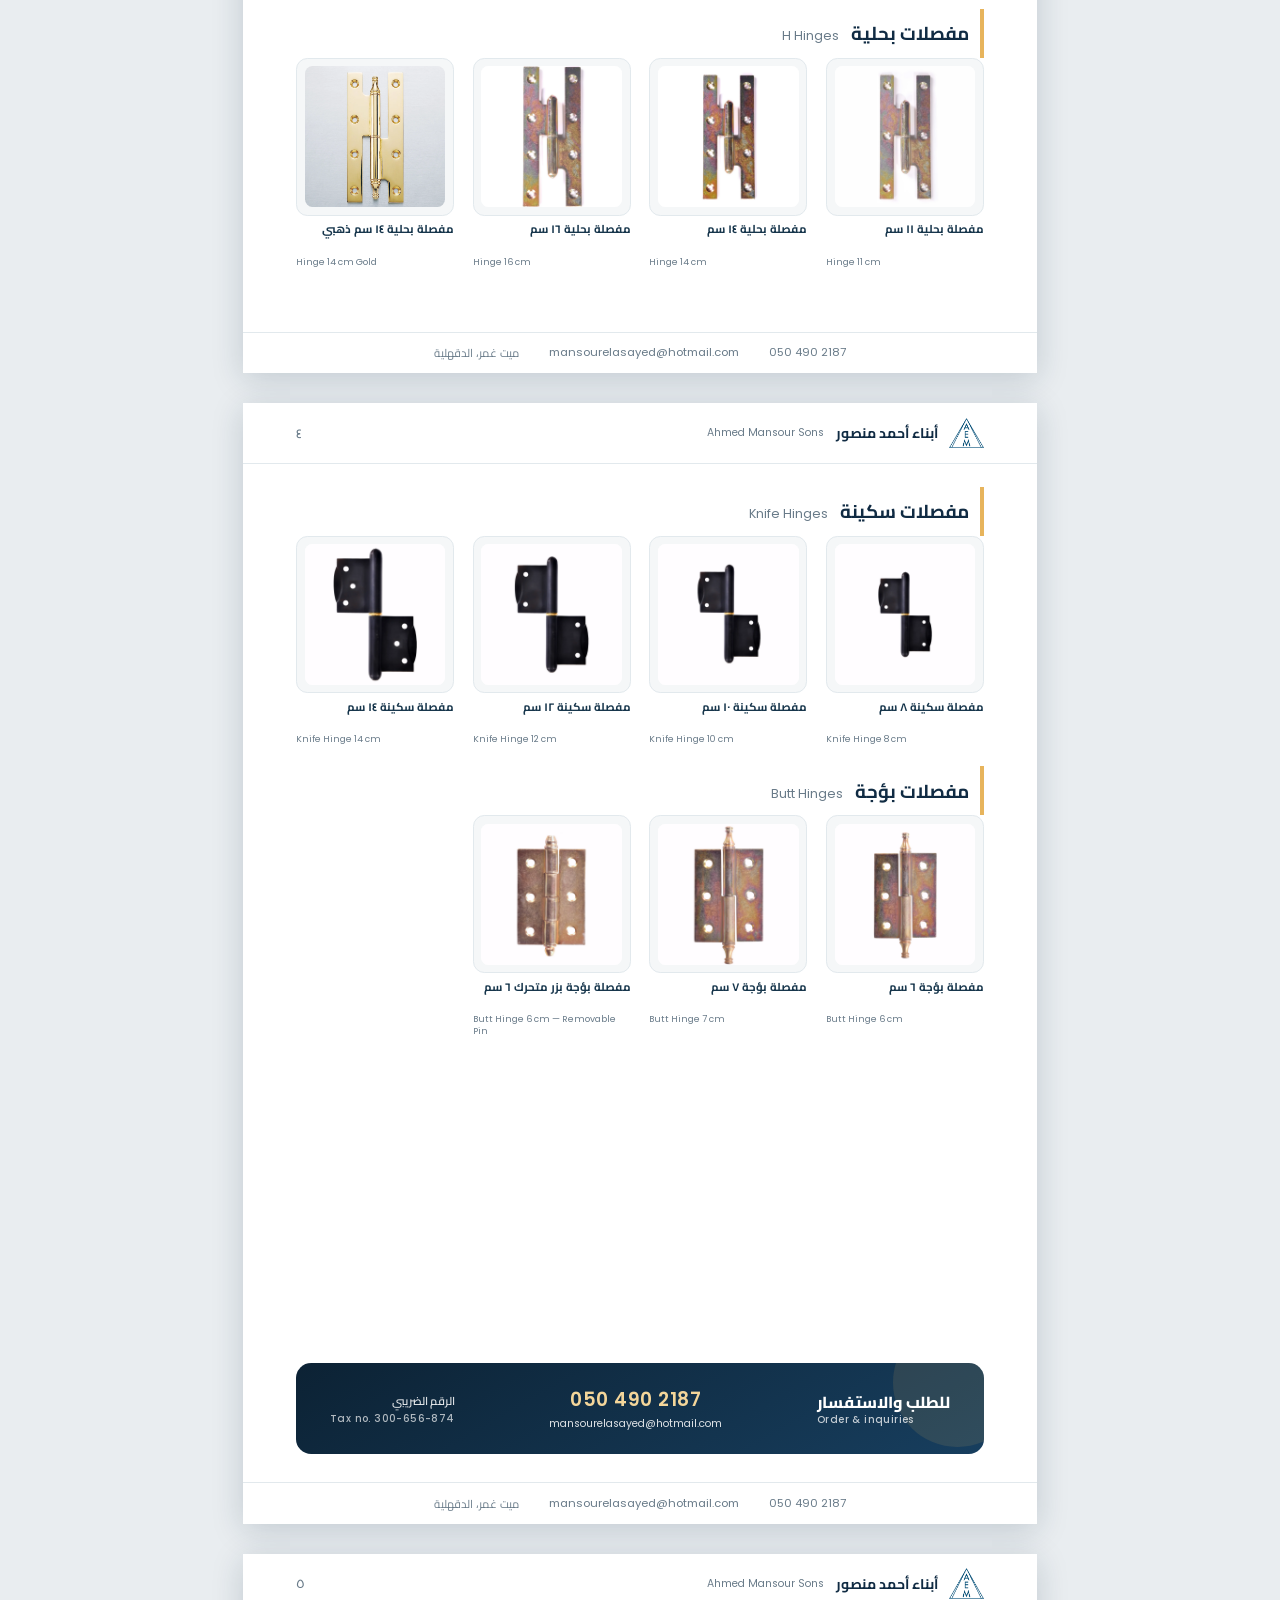
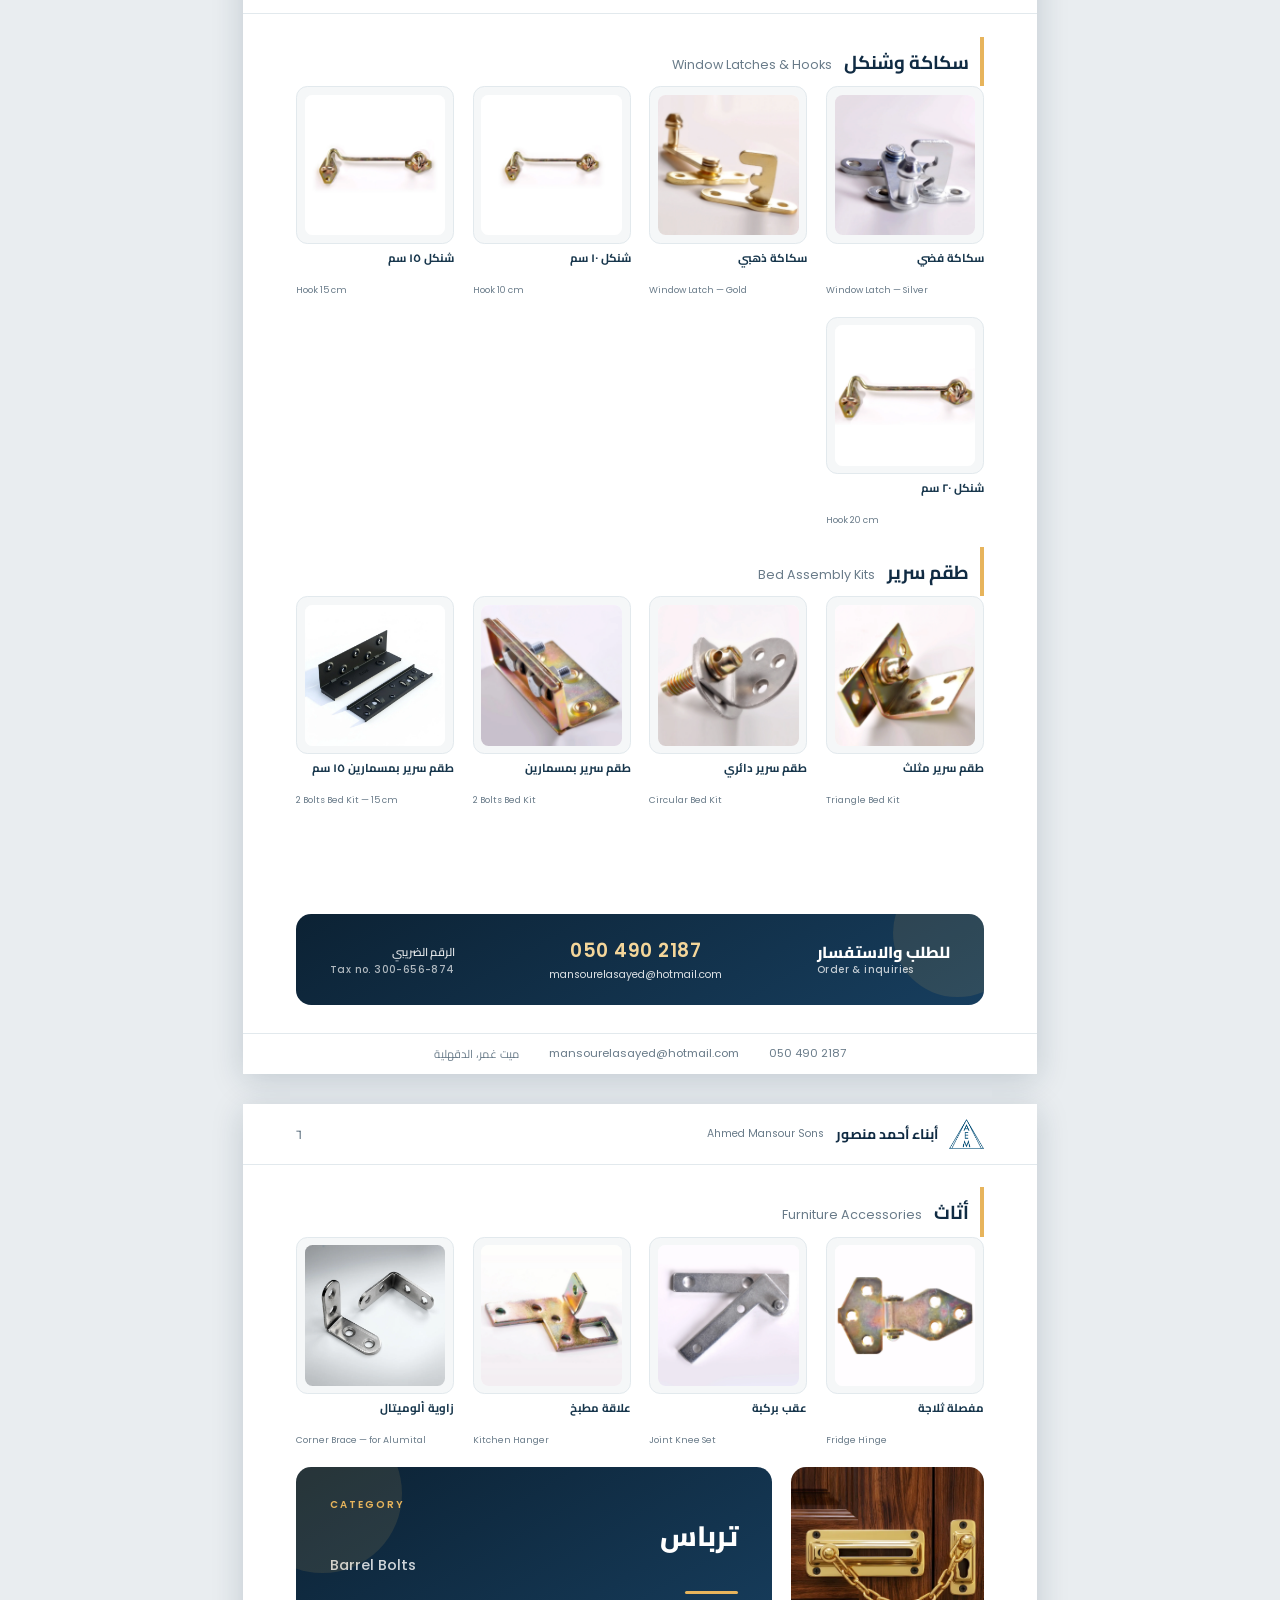
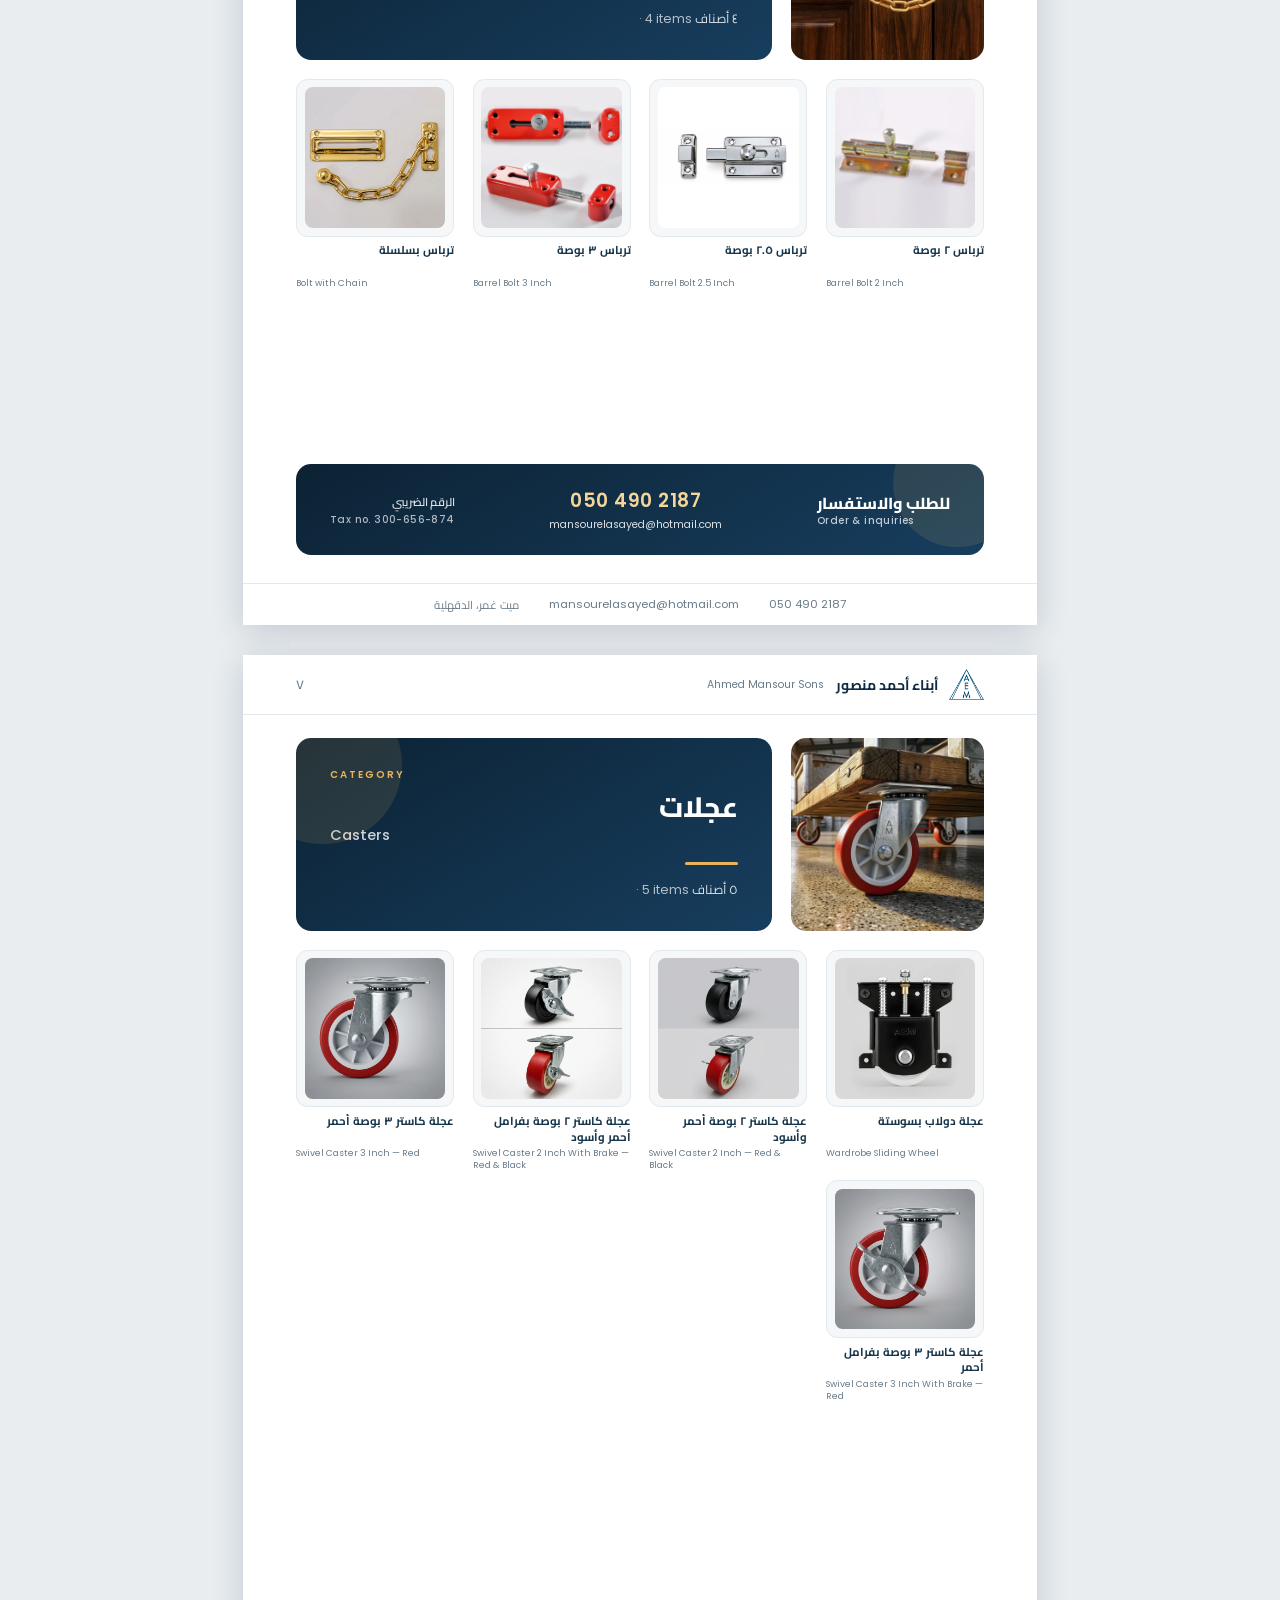
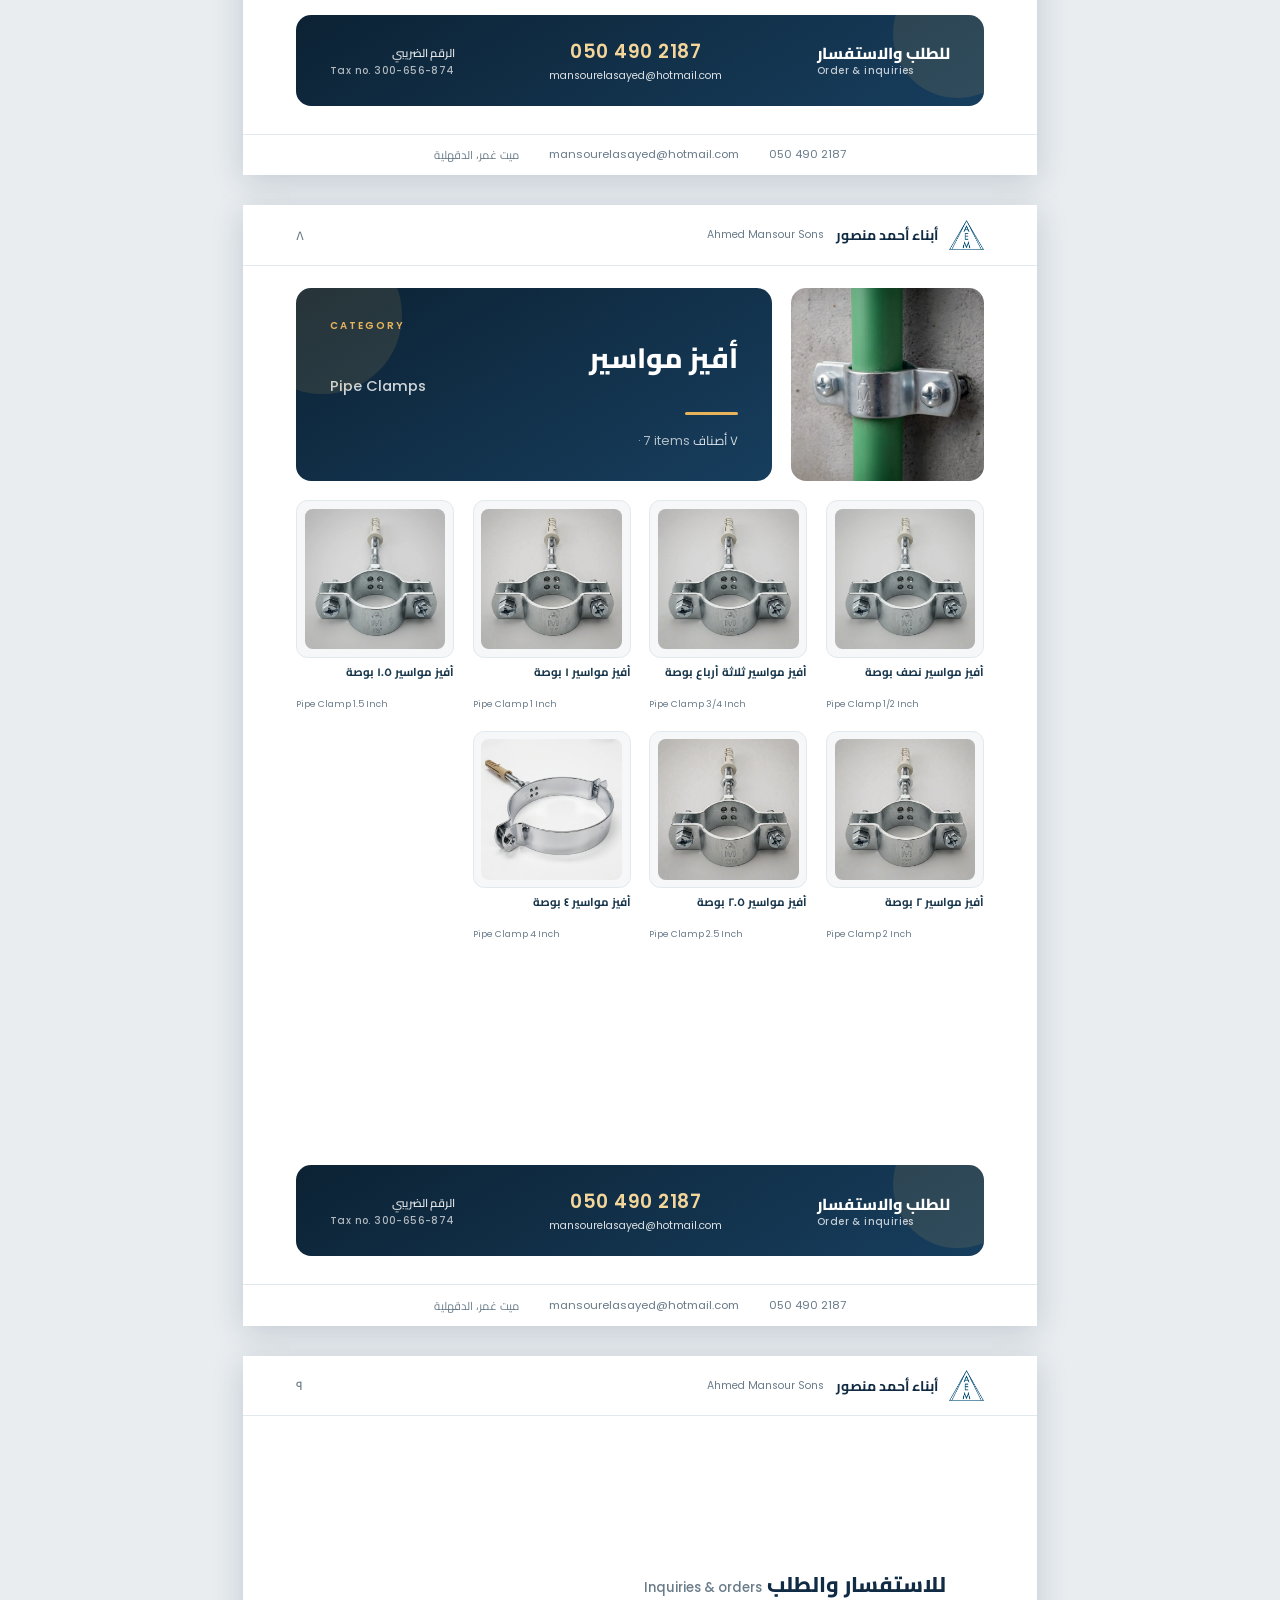
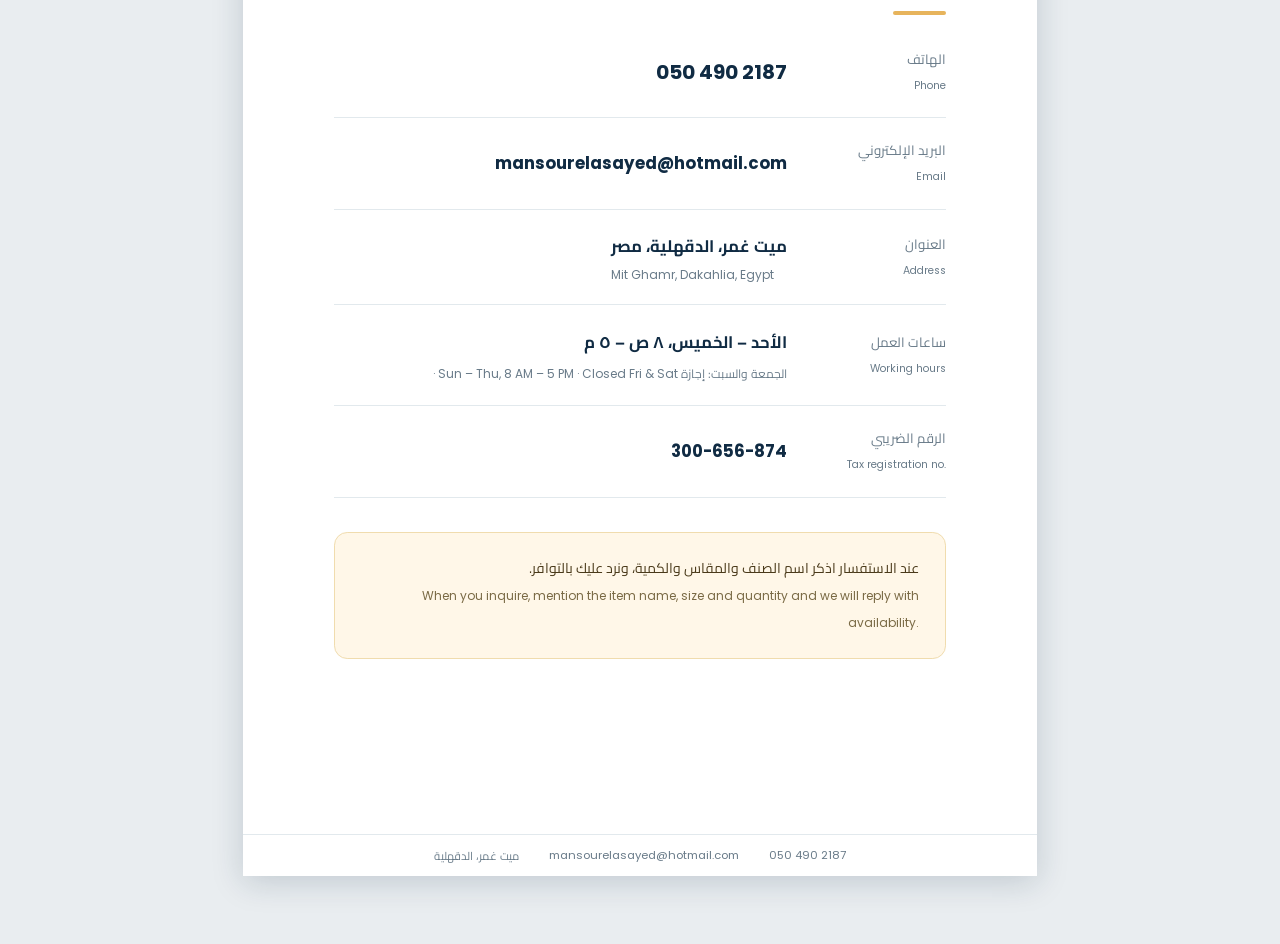
<file: catalog.html>
<!doctype html><html lang="ar" dir="rtl"><head><meta charset="utf-8"><meta name="viewport" content="width=device-width,initial-scale=1"><title>كتالوج أبناء أحمد منصور | Ahmed Mansour Sons Catalog</title><link rel="icon" type="image/png" href="favicon.png"><style>
@import url('https://fonts.googleapis.com/css2?family=Cairo:wght@400;500;600;700;800&family=Poppins:wght@400;500;600;700&display=swap');
@page{size:A4;margin:0}
*{box-sizing:border-box}
html,body{margin:0;padding:0}
body{font-family:'Cairo',Tahoma,Arial,sans-serif;color:#1c2c39;background:#e9edf0;-webkit-print-color-adjust:exact;print-color-adjust:exact}
.en{direction:ltr;unicode-bidi:isolate;font-family:'Poppins','Cairo',Tahoma,sans-serif}
/* toolbar (screen only) */
.toolbar{position:sticky;top:0;z-index:20;background:#102b43;color:#fff;box-shadow:0 4px 18px rgba(8,27,42,.25)}
.tb-in{max-width:900px;margin:0 auto;display:flex;align-items:center;justify-content:space-between;gap:12px;padding:10px 16px;flex-wrap:wrap}
.tb-brand{display:flex;align-items:center;gap:10px;color:#fff;text-decoration:none;font-weight:700}
.tb-brand img{height:34px}
.tb-act{display:flex;align-items:center;gap:16px;flex-wrap:wrap}
.tb-btn{display:inline-flex;align-items:center;gap:8px;border:0;border-radius:999px;background:#e7b45c;color:#102b43;font:700 .95rem 'Cairo',sans-serif;padding:9px 20px;cursor:pointer}
.tb-btn svg{width:18px;height:18px;fill:none;stroke:currentColor;stroke-width:2.2;stroke-linecap:round;stroke-linejoin:round}
.tb-btn .en{font-size:.82rem;font-weight:600;opacity:.8}
.tb-btn .en:before{content:"· "}
.tb-link{color:rgba(255,255,255,.8);text-decoration:none;font-size:.9rem;font-weight:600}
.tb-link .en{font-size:.8rem;opacity:.75;margin-inline-start:6px}
.tb-hint{max-width:900px;margin:0 auto;padding:0 16px 9px;font-size:.78rem;color:rgba(255,255,255,.6);display:flex;gap:6px 18px;flex-wrap:wrap}
.tb-hint .en{font-size:.74rem}
@media(max-width:640px){.tb-hint{display:none}.tb-in{padding:8px 12px}.tb-btn .en{display:none}.tb-brand img{height:28px}}
/* sheets */
.pages{padding:6mm 0 10mm}
.sheet{position:relative;width:210mm;height:296.4mm;margin:8mm auto;background:#fff;overflow:hidden;direction:rtl;break-after:page;page-break-after:always;box-shadow:0 6px 30px rgba(16,43,67,.18)}
.sheet:last-child{break-after:auto;page-break-after:auto}
@media print{.toolbar{display:none}body{background:#fff}.pages{padding:0;zoom:1!important}.sheet{margin:0;box-shadow:none}}
/* cover */
.cover{background:radial-gradient(ellipse at 15% 0%,rgba(231,180,92,.2),transparent 42%),linear-gradient(150deg,#0c2234,#143a57 62%,#1f5068);color:#fff;display:flex;flex-direction:column;align-items:center;justify-content:center;text-align:center;padding:0 16mm 40mm}
.cover .logo{width:40mm;margin-bottom:10mm}
.cover h1{margin:0;font-size:32pt;font-weight:800;line-height:1.3}
.cover .en-name{margin-top:2mm;font-size:14pt;letter-spacing:.14em;font-weight:500;opacity:.9}
.cover .rule{width:30mm;height:1mm;background:#e7b45c;margin:11mm 0 9mm;border-radius:1mm}
.cover h2{margin:0;font-size:22pt;font-weight:700;color:#f4d69a}
.cover .sub{margin-top:2.5mm;font-size:11.5pt;opacity:.85}
.cover .strip{position:absolute;bottom:28mm;left:14mm;right:14mm;display:grid;grid-template-columns:repeat(5,1fr);gap:4mm;direction:ltr}
.cover .strip img{width:100%;aspect-ratio:1/1;object-fit:cover;border-radius:3mm;display:block;box-shadow:0 2mm 6mm rgba(0,0,0,.28)}
.cover .foot{position:absolute;bottom:13mm;left:0;right:0;font-size:10pt;opacity:.8}
/* chrome */
.top{display:flex;align-items:center;justify-content:space-between;height:16mm;padding:0 14mm;border-bottom:.3mm solid #e2e9ed}
.brand{display:flex;align-items:center;gap:3mm;font-weight:700;color:#102b43;font-size:10.5pt}
.brand img{height:8mm}
.brand .sub{font-weight:400;color:#697b89;font-size:8pt}
.pg{color:#697b89;font-size:9.5pt;font-weight:600}
.body{padding:6mm 14mm 0;height:268mm;display:flex;flex-direction:column}
.bot{position:absolute;bottom:0;left:0;right:0;height:11mm;display:flex;align-items:center;justify-content:center;gap:8mm;color:#697b89;font-size:8.5pt;border-top:.3mm solid #e2e9ed}
/* group header + opener */
.gh{display:flex;align-items:baseline;gap:3mm;height:13mm;padding-top:2mm;border-inline-start:1.2mm solid #e7b45c;padding-inline-start:3mm}
.gh h3{margin:0;font-size:14pt;font-weight:700;color:#102b43}
.gh .en{font-size:9.5pt;color:#697b89}
.gh .cont{font-size:8.5pt;color:#9aa7b2}
.open{height:51mm;margin-bottom:5mm;display:grid;grid-template-columns:51mm 1fr;gap:5mm}
.open-img{border-radius:4mm;overflow:hidden;background:#f5f7f8}
.open-img img{width:100%;height:100%;object-fit:cover;display:block}
.open-txt{border-radius:4mm;background:linear-gradient(150deg,#0c2234,#173e5e);color:#fff;padding:0 9mm;display:flex;flex-direction:column;justify-content:center;position:relative;overflow:hidden}
.open-txt:after{content:"";position:absolute;inset-inline-end:-14mm;top:-14mm;width:42mm;height:42mm;border-radius:50%;background:rgba(231,180,92,.12)}
.open-k{font-size:7.5pt;letter-spacing:.2em;text-transform:uppercase;color:#e7b45c;font-weight:600}
.open-txt h3{margin:1.5mm 0 0;font-size:21pt;font-weight:800;line-height:1.3}
.open-en{font-size:11pt;opacity:.8;font-weight:500}
.open-txt .rule{display:block;width:14mm;height:.9mm;background:#e7b45c;margin:4mm 0 3.5mm;border-radius:1mm}
.open-n{font-size:9.5pt;opacity:.85}
.open-n .en{opacity:.8}
/* products: square cards like the site */
.items{display:grid;grid-template-columns:repeat(4,1fr);gap:0 5mm;height:61mm}
.pi{height:61mm}
.pimg{aspect-ratio:1/1;background:#f5f7f8;border:.3mm solid #e2e9ed;border-radius:3mm;padding:2mm}
.pimg img{width:100%;height:100%;object-fit:contain;display:block;background:#fff;border-radius:2mm}
.pn{margin-top:1.8mm;font-size:8.6pt;font-weight:700;line-height:1.35;color:#17364c;height:8.4mm;overflow:hidden}
.pe{margin-top:.4mm;font-size:6.8pt;color:#697b89;line-height:1.3;font-weight:400;height:6.4mm;overflow:hidden}
/* about / contact */
.h2{margin:0 0 3mm;font-size:16pt;font-weight:800;color:#102b43}
.h2:after{content:"";display:block;width:14mm;height:.9mm;background:#e7b45c;margin-top:2mm;border-radius:1mm}
.h2e{font-size:10pt;font-weight:500;color:#697b89;margin-inline-start:2mm}
.lead{margin:0 0 5mm;font-size:10pt;line-height:1.9;color:#3a4b58}
.lead .en{display:block;font-size:8.5pt;color:#697b89;margin-top:1.2mm;line-height:1.6}
.ab{display:grid;grid-template-columns:1fr 62mm;gap:8mm;align-items:center}
.ab-img{aspect-ratio:1/1;border-radius:4mm;overflow:hidden;background:#f5f7f8}
.ab-img img{width:100%;height:100%;object-fit:cover;display:block}
.fin{display:grid;grid-template-columns:repeat(5,1fr);gap:3mm;margin:0 0 8mm}
.f{border:.3mm solid #e2e9ed;border-radius:3mm;padding:5mm 2mm 4mm;text-align:center;display:flex;flex-direction:column;align-items:center}
.sw{display:block;width:15mm;height:15mm;border-radius:50%;margin:0 0 3mm;box-shadow:inset 0 0 0 .25mm rgba(0,0,0,.12),inset 0 -2mm 3mm rgba(0,0,0,.12),inset 0 1.5mm 2.5mm rgba(255,255,255,.35)}
.sw-galv{background:linear-gradient(135deg,#f1f4f6,#a7b1b8 52%,#dfe5e9)}
.sw-oxid{background:linear-gradient(135deg,#5b4b41,#1e1713 60%,#3b2e27)}
.sw-paint{background:linear-gradient(135deg,#9c3a3f,#5e1d22 65%,#7d2c31)}
.sw-silver{background:linear-gradient(135deg,#fbfcfd,#a9b3bc 50%,#eef1f3)}
.sw-gold{background:linear-gradient(135deg,#fbe8ae,#b98a2c 55%,#efd27f)}
.f b{display:block;font-size:9.5pt;color:#102b43;font-weight:700}
.f small{display:block;font-size:7.8pt;color:#697b89;margin-top:.5mm;line-height:1.4}
.f small.en{font-size:7pt}
.cards2{display:grid;grid-template-columns:1fr 1fr;gap:5mm}
.box{border:.3mm solid #e2e9ed;border-radius:3.5mm;padding:5mm 6mm;background:#fbfcfd}
.box h4{margin:0 0 3mm;font-size:11pt;color:#102b43;font-weight:700}
.box h4 .en{font-size:8pt;font-weight:400;color:#697b89;margin-inline-start:2mm}
.box ul{margin:0;padding:0;list-style:none;font-size:9.5pt;line-height:1.6;color:#3a4b58}
.box li:before{content:"";display:inline-block;width:1.8mm;height:1.8mm;background:#e7b45c;transform:rotate(45deg);margin-inline-end:2.5mm}
.box li .en{display:block;font-size:7.5pt;color:#697b89;line-height:1.5;margin-bottom:1.5mm}
.taxno{font-size:17pt;font-weight:600;color:#102b43;letter-spacing:.04em;text-align:start}
.contact{display:flex;flex-direction:column;justify-content:center;padding:0 24mm;height:262mm}
.crow{display:flex;align-items:center;gap:6mm;padding:5.4mm 0;border-bottom:.3mm solid #e2e9ed}
.crow .k{width:36mm;color:#697b89;font-size:10pt}
.crow .k .s{font-size:8pt}
.crow .v{font-size:12.5pt;font-weight:700;color:#102b43}
.crow .v.big{font-size:15pt}
.crow .v small{display:block;font-size:9pt;font-weight:400;color:#697b89;margin-top:1mm}
.note{margin-top:9mm;padding:6mm 7mm;border-radius:3.5mm;background:#fff7e8;border:.3mm solid #f0dcae;font-size:10.5pt;line-height:1.9;color:#4a3a1a}
.note .en{font-size:9pt;color:#7a6a45}

.band{margin-top:auto;margin-bottom:6mm;height:24mm;border-radius:4mm;background:linear-gradient(150deg,#0c2234,#173e5e);color:#fff;display:grid;grid-template-columns:auto 1fr auto;align-items:center;gap:8mm;padding:0 9mm;position:relative;overflow:hidden}
.band:before{content:"";position:absolute;inset-inline-start:-10mm;top:-12mm;width:34mm;height:34mm;border-radius:50%;background:rgba(231,180,92,.12)}
.band-t{font-weight:800;font-size:12pt;line-height:1.3;position:relative}
.band-t .en,.band-x .en{display:block;font-size:7.5pt;font-weight:500;opacity:.75;letter-spacing:.04em}
.band-c{position:relative;text-align:center}
.band-c b{display:block;font-size:14pt;font-weight:600;letter-spacing:.04em;color:#f4d69a}
.band-c span{display:block;font-size:8pt;opacity:.85;margin-top:.5mm}
.band-x{position:relative;font-size:8.5pt;font-weight:600;text-align:start;opacity:.9}
</style></head><body>
<div class="toolbar"><div class="tb-in"><a class="tb-brand" href="index.html"><img src="favicon.png" alt=""><span>أبناء أحمد منصور</span></a>
<div class="tb-act"><button class="tb-btn" id="dl" type="button"><svg viewBox="0 0 24 24" aria-hidden="true"><path d="M12 4v11M7.5 10.5L12 15l4.5-4.5M5 20h14"/></svg><span>تحميل PDF</span><span class="en">Download PDF</span></button>
<a class="tb-link" href="index.html">← العودة للموقع <span class="en">Back to site</span></a></div></div>
<div class="tb-hint"><span>اضغط «تحميل PDF» ثم اختر «حفظ كـ PDF» من نافذة الطباعة.</span><span class="en">Press Download PDF, then choose “Save as PDF” in the print window.</span></div></div>
<div class="pages" id="pages"><section class="sheet cover">
<img class="logo" src="catalog-assets/logo-white.png" alt="AEM">
<h1>أبناء أحمد منصور</h1><div class="en-name en">AHMED MANSOUR SONS</div>
<div class="rule"></div><h2>كتالوج المنتجات</h2><div class="sub en">Product Catalog</div>
<div class="sub">مفصلات وإكسسوارات أثاث · منذ ١٩٥٣ · ميت غمر، الدقهلية</div>
<div class="strip"><img src="landing-images/square/Arrow_5_Inch.webp" alt=""><img src="landing-images/square/Door_Lock_Chain.webp" alt=""><img src="landing-images/square/Wardrobe_Sliding_Wheel.webp" alt=""><img src="landing-images/square/Caster_2_Inch.webp" alt=""><img src="landing-images/square/Pipe_Clamp.webp" alt=""></div>
<div class="foot en">050 490 2187 &nbsp;·&nbsp; mansourelasayed@hotmail.com</div></section><section class="sheet"><div class="top"><div class="brand"><img src="favicon.png" alt=""><span>أبناء أحمد منصور</span><span class="en sub">Ahmed Mansour Sons</span></div><div class="pg">٢</div></div><div class="body">
<div class="ab"><div class="ab-txt"><h2 class="h2">من نحن <span class="en h2e">About us</span></h2>
<p class="lead">أبناء أحمد منصور، مصنع حدايد في ميت غمر بمحافظة الدقهلية، نعمل في المفصلات وإكسسوارات الأثاث منذ عام ١٩٥٣. هدفنا منتجات عالية الجودة وخدمة أمينة يُعتمد عليها.<span class="en">Ahmed Mansour Sons is a hardware factory in Mit Ghamr, Dakahlia, making hinges and furniture accessories since 1953. Our aim is high-quality products and honest, reliable service.</span></p></div>
<div class="ab-img"><img src="landing-images/square/Wardrobe_Sliding_Wheel.webp" alt=""></div></div>
<h2 class="h2" style="margin-top:8mm">الخامات والتشطيبات <span class="en h2e">Materials &amp; finishes</span></h2>
<p class="lead">نصنع منتجاتنا من الصاج المسحوب على البارد بتخانات متعددة، وبتشطيبات تناسب كل استخدام.<span class="en">Made from cold-rolled steel sheet in multiple thicknesses, with finishes to suit every use.</span></p>
<div class="fin"><div class="f"><i class="sw sw-galv"></i><b>مجلفن</b><small>&nbsp;</small><small class="en">Galvanized</small></div><div class="f"><i class="sw sw-oxid"></i><b>مأكسد</b><small>&nbsp;</small><small class="en">Oxidized</small></div><div class="f"><i class="sw sw-paint"></i><b>مدهون</b><small>إلكتروستاتيك</small><small class="en">Electrostatic paint</small></div><div class="f"><i class="sw sw-silver"></i><b>نيكل</b><small>فضي</small><small class="en">Nickel · Silver</small></div><div class="f"><i class="sw sw-gold"></i><b>نيكل</b><small>ذهبي</small><small class="en">Nickel · Gold</small></div></div>
<div class="cards2"><div class="box"><h4>الرقم الضريبي <span class="en">Tax registration no.</span></h4><div class="taxno en">300-656-874</div></div>
<div class="box"><h4>ساعات العمل <span class="en">Working hours</span></h4><ul><li>الأحد – الخميس · ٨ ص – ٥ م<span class="en">Sun – Thu · 8 AM – 5 PM</span></li><li>الجمعة والسبت: إجازة<span class="en">Closed Fri &amp; Sat</span></li></ul></div></div>
<div class="band"><div class="band-t">للطلب والاستفسار<span class="en">Order &amp; inquiries</span></div><div class="band-c en"><b>050 490 2187</b><span>mansourelasayed@hotmail.com</span></div><div></div></div></div><div class="bot"><span class="en">050 490 2187</span><span class="en">mansourelasayed@hotmail.com</span><span>ميت غمر، الدقهلية</span></div></section><section class="sheet"><div class="top"><div class="brand"><img src="favicon.png" alt=""><span>أبناء أحمد منصور</span><span class="en sub">Ahmed Mansour Sons</span></div><div class="pg">٣</div></div><div class="body"><div class="open"><div class="open-img"><img src="landing-images/square/Arrow_5_Inch.webp" alt=""></div><div class="open-txt"><div class="open-k en">Category</div><h3>مفصلات أرو</h3><div class="open-en en">Arrow Hinges</div><i class="rule"></i><div class="open-n">٦ أصناف <span class="en">· 6 items</span></div></div></div><div class="items"><div class="pi"><div class="pimg"><img src="product-images/arrow-01-arrow-5-inch-2000.webp" alt=""></div><div class="pn">مفصلة أرو ٥ بوصة ٢٠٠٠</div><div class="pe en">Arrow 5 Inch 2000</div></div><div class="pi"><div class="pimg"><img src="product-images/arrow-02-arrow-5-inch-2004.webp" alt=""></div><div class="pn">مفصلة أرو ٥ بوصة ٢٠٠٤</div><div class="pe en">Arrow 5 Inch 2004</div></div><div class="pi"><div class="pimg"><img src="product-images/arrow-03-arrow-5x3-inch-3000.webp" alt=""></div><div class="pn">مفصلة أرو ٥×٣ بوصة ٣٠٠٠</div><div class="pe en">Arrow 5×3 Inch 3000</div></div><div class="pi"><div class="pimg"><img src="product-images/arrow-04-arrow-5-inch-silver.webp" alt=""></div><div class="pn">مفصلة أرو ٥ بوصة فضي</div><div class="pe en">Arrow 5 Inch Silver</div></div></div><div class="items"><div class="pi"><div class="pimg"><img src="product-images/arrow-05-arrow-5-inch-gold.webp" alt=""></div><div class="pn">مفصلة أرو ٥ بوصة ذهبي</div><div class="pe en">Arrow 5 Inch Gold</div></div><div class="pi"><div class="pimg"><img src="product-images/arrow-06-arrow-5-inch-black.webp" alt=""></div><div class="pn">مفصلة أرو ٥ بوصة أسود</div><div class="pe en">Arrow 5 Inch Black</div></div></div><div class="gh"><h3>مفصلات بحلية</h3><span class="en">H Hinges</span></div><div class="items"><div class="pi"><div class="pimg"><img src="product-images/ornate-01-hinge-11-cm.webp" alt=""></div><div class="pn">مفصلة بحلية ١١ سم</div><div class="pe en">Hinge 11 cm</div></div><div class="pi"><div class="pimg"><img src="product-images/ornate-02-hinge-14-cm.webp" alt=""></div><div class="pn">مفصلة بحلية ١٤ سم</div><div class="pe en">Hinge 14 cm</div></div><div class="pi"><div class="pimg"><img src="product-images/ornate-03-hinge-16-cm.webp" alt=""></div><div class="pn">مفصلة بحلية ١٦ سم</div><div class="pe en">Hinge 16 cm</div></div><div class="pi"><div class="pimg"><img src="product-images/ornate-04-hinge-14-cm-gold.webp" alt=""></div><div class="pn">مفصلة بحلية ١٤ سم ذهبي</div><div class="pe en">Hinge 14 cm Gold</div></div></div></div><div class="bot"><span class="en">050 490 2187</span><span class="en">mansourelasayed@hotmail.com</span><span>ميت غمر، الدقهلية</span></div></section><section class="sheet"><div class="top"><div class="brand"><img src="favicon.png" alt=""><span>أبناء أحمد منصور</span><span class="en sub">Ahmed Mansour Sons</span></div><div class="pg">٤</div></div><div class="body"><div class="gh"><h3>مفصلات سكينة</h3><span class="en">Knife Hinges</span></div><div class="items"><div class="pi"><div class="pimg"><img src="product-images/knife-01-knife-hinge-8-cm.webp" alt=""></div><div class="pn">مفصلة سكينة ٨ سم</div><div class="pe en">Knife Hinge 8 cm</div></div><div class="pi"><div class="pimg"><img src="product-images/knife-02-knife-hinge-10-cm.webp" alt=""></div><div class="pn">مفصلة سكينة ١٠ سم</div><div class="pe en">Knife Hinge 10 cm</div></div><div class="pi"><div class="pimg"><img src="product-images/knife-03-knife-hinge-12-cm.webp" alt=""></div><div class="pn">مفصلة سكينة ١٢ سم</div><div class="pe en">Knife Hinge 12 cm</div></div><div class="pi"><div class="pimg"><img src="product-images/knife-04-knife-hinge-14-cm.webp" alt=""></div><div class="pn">مفصلة سكينة ١٤ سم</div><div class="pe en">Knife Hinge 14 cm</div></div></div><div class="gh"><h3>مفصلات بؤجة</h3><span class="en">Butt Hinges</span></div><div class="items"><div class="pi"><div class="pimg"><img src="product-images/butt-01-butt-hinge-6-cm.webp" alt=""></div><div class="pn">مفصلة بؤجة ٦ سم</div><div class="pe en">Butt Hinge 6 cm</div></div><div class="pi"><div class="pimg"><img src="product-images/butt-02-butt-hinge-7-cm.webp" alt=""></div><div class="pn">مفصلة بؤجة ٧ سم</div><div class="pe en">Butt Hinge 7 cm</div></div><div class="pi"><div class="pimg"><img src="product-images/butt-03-butt-hinge-6-cm-removable-pin.webp" alt=""></div><div class="pn">مفصلة بؤجة بزر متحرك ٦ سم</div><div class="pe en">Butt Hinge 6 cm — Removable Pin</div></div></div><div class="band"><div class="band-t">للطلب والاستفسار<span class="en">Order &amp; inquiries</span></div><div class="band-c en"><b>050 490 2187</b><span>mansourelasayed@hotmail.com</span></div><div class="band-x">الرقم الضريبي<span class="en">Tax no. 300-656-874</span></div></div></div><div class="bot"><span class="en">050 490 2187</span><span class="en">mansourelasayed@hotmail.com</span><span>ميت غمر، الدقهلية</span></div></section><section class="sheet"><div class="top"><div class="brand"><img src="favicon.png" alt=""><span>أبناء أحمد منصور</span><span class="en sub">Ahmed Mansour Sons</span></div><div class="pg">٥</div></div><div class="body"><div class="gh"><h3>سكاكة وشنكل</h3><span class="en">Window Latches &amp; Hooks</span></div><div class="items"><div class="pi"><div class="pimg"><img src="product-images/window-01-window-latch-silver.webp" alt=""></div><div class="pn">سكاكة فضي</div><div class="pe en">Window Latch — Silver</div></div><div class="pi"><div class="pimg"><img src="product-images/window-02-window-latch-gold.webp" alt=""></div><div class="pn">سكاكة ذهبي</div><div class="pe en">Window Latch — Gold</div></div><div class="pi"><div class="pimg"><img src="product-images/window-03-hook-10-cm.webp" alt=""></div><div class="pn">شنكل ١٠ سم</div><div class="pe en">Hook 10 cm</div></div><div class="pi"><div class="pimg"><img src="product-images/window-04-hook-15-cm.webp" alt=""></div><div class="pn">شنكل ١٥ سم</div><div class="pe en">Hook 15 cm</div></div></div><div class="items"><div class="pi"><div class="pimg"><img src="product-images/window-05-hook-20-cm.webp" alt=""></div><div class="pn">شنكل ٢٠ سم</div><div class="pe en">Hook 20 cm</div></div></div><div class="gh"><h3>طقم سرير</h3><span class="en">Bed Assembly Kits</span></div><div class="items"><div class="pi"><div class="pimg"><img src="product-images/bed-01-triangle-bed-kit.webp" alt=""></div><div class="pn">طقم سرير مثلث</div><div class="pe en">Triangle Bed Kit</div></div><div class="pi"><div class="pimg"><img src="product-images/bed-02-circular-bed-kit.webp" alt=""></div><div class="pn">طقم سرير دائري</div><div class="pe en">Circular Bed Kit</div></div><div class="pi"><div class="pimg"><img src="product-images/bed-03-2-bolts-bed-kit.webp" alt=""></div><div class="pn">طقم سرير بمسمارين</div><div class="pe en">2 Bolts Bed Kit</div></div><div class="pi"><div class="pimg"><img src="product-images/bed-04-2-bolts-bed-kit-15-cm.webp" alt=""></div><div class="pn">طقم سرير بمسمارين ١٥ سم</div><div class="pe en">2 Bolts Bed Kit — 15 cm</div></div></div><div class="band"><div class="band-t">للطلب والاستفسار<span class="en">Order &amp; inquiries</span></div><div class="band-c en"><b>050 490 2187</b><span>mansourelasayed@hotmail.com</span></div><div class="band-x">الرقم الضريبي<span class="en">Tax no. 300-656-874</span></div></div></div><div class="bot"><span class="en">050 490 2187</span><span class="en">mansourelasayed@hotmail.com</span><span>ميت غمر، الدقهلية</span></div></section><section class="sheet"><div class="top"><div class="brand"><img src="favicon.png" alt=""><span>أبناء أحمد منصور</span><span class="en sub">Ahmed Mansour Sons</span></div><div class="pg">٦</div></div><div class="body"><div class="gh"><h3>أثاث</h3><span class="en">Furniture Accessories</span></div><div class="items"><div class="pi"><div class="pimg"><img src="product-images/furniture-01-fridge-hinge.webp" alt=""></div><div class="pn">مفصلة ثلاجة</div><div class="pe en">Fridge Hinge</div></div><div class="pi"><div class="pimg"><img src="product-images/furniture-02-joint-knee-set.webp" alt=""></div><div class="pn">عقب بركبة</div><div class="pe en">Joint Knee Set</div></div><div class="pi"><div class="pimg"><img src="product-images/furniture-03-kitchen-hanger.webp" alt=""></div><div class="pn">علاقة مطبخ</div><div class="pe en">Kitchen Hanger</div></div><div class="pi"><div class="pimg"><img src="product-images/furniture-04-corner-brace-aluminum.webp" alt=""></div><div class="pn">زاوية ألوميتال</div><div class="pe en">Corner Brace — for Alumital</div></div></div><div class="open"><div class="open-img"><img src="landing-images/square/Door_Lock_Chain.webp" alt=""></div><div class="open-txt"><div class="open-k en">Category</div><h3>ترباس</h3><div class="open-en en">Barrel Bolts</div><i class="rule"></i><div class="open-n">٤ أصناف <span class="en">· 4 items</span></div></div></div><div class="items"><div class="pi"><div class="pimg"><img src="product-images/bolt-01-barrel-bolt-2-inch.webp" alt=""></div><div class="pn">ترباس ٢ بوصة</div><div class="pe en">Barrel Bolt 2 Inch</div></div><div class="pi"><div class="pimg"><img src="product-images/bolt-02-barrel-bolt-2-5-inch.webp" alt=""></div><div class="pn">ترباس ٢.٥ بوصة</div><div class="pe en">Barrel Bolt 2.5 Inch</div></div><div class="pi"><div class="pimg"><img src="product-images/bolt-03-barrel-bolt-3-inch.webp" alt=""></div><div class="pn">ترباس ٣ بوصة</div><div class="pe en">Barrel Bolt 3 Inch</div></div><div class="pi"><div class="pimg"><img src="product-images/bolt-04-lock-chain.webp" alt=""></div><div class="pn">ترباس بسلسلة</div><div class="pe en">Bolt with Chain</div></div></div><div class="band"><div class="band-t">للطلب والاستفسار<span class="en">Order &amp; inquiries</span></div><div class="band-c en"><b>050 490 2187</b><span>mansourelasayed@hotmail.com</span></div><div class="band-x">الرقم الضريبي<span class="en">Tax no. 300-656-874</span></div></div></div><div class="bot"><span class="en">050 490 2187</span><span class="en">mansourelasayed@hotmail.com</span><span>ميت غمر، الدقهلية</span></div></section><section class="sheet"><div class="top"><div class="brand"><img src="favicon.png" alt=""><span>أبناء أحمد منصور</span><span class="en sub">Ahmed Mansour Sons</span></div><div class="pg">٧</div></div><div class="body"><div class="open"><div class="open-img"><img src="landing-images/square/Caster_2_Inch.webp" alt=""></div><div class="open-txt"><div class="open-k en">Category</div><h3>عجلات</h3><div class="open-en en">Casters</div><i class="rule"></i><div class="open-n">٥ أصناف <span class="en">· 5 items</span></div></div></div><div class="items"><div class="pi"><div class="pimg"><img src="product-images/wheels-01-wardrobe-sliding-wheel.webp" alt=""></div><div class="pn">عجلة دولاب بسوستة</div><div class="pe en">Wardrobe Sliding Wheel</div></div><div class="pi"><div class="pimg"><img src="product-images/wheels-02-swivel-caster-2-inch-red-black.webp" alt=""></div><div class="pn">عجلة كاستر ٢ بوصة أحمر وأسود</div><div class="pe en">Swivel Caster 2 Inch — Red &amp; Black</div></div><div class="pi"><div class="pimg"><img src="product-images/wheels-03-swivel-caster-2-inch-with-brake-red-black.webp" alt=""></div><div class="pn">عجلة كاستر ٢ بوصة بفرامل أحمر وأسود</div><div class="pe en">Swivel Caster 2 Inch With Brake — Red &amp; Black</div></div><div class="pi"><div class="pimg"><img src="product-images/wheels-04-swivel-caster-3-inch-red.webp" alt=""></div><div class="pn">عجلة كاستر ٣ بوصة أحمر</div><div class="pe en">Swivel Caster 3 Inch — Red</div></div></div><div class="items"><div class="pi"><div class="pimg"><img src="product-images/wheels-05-swivel-caster-3-inch-with-brake-red.webp" alt=""></div><div class="pn">عجلة كاستر ٣ بوصة بفرامل أحمر</div><div class="pe en">Swivel Caster 3 Inch With Brake — Red</div></div></div><div class="band"><div class="band-t">للطلب والاستفسار<span class="en">Order &amp; inquiries</span></div><div class="band-c en"><b>050 490 2187</b><span>mansourelasayed@hotmail.com</span></div><div class="band-x">الرقم الضريبي<span class="en">Tax no. 300-656-874</span></div></div></div><div class="bot"><span class="en">050 490 2187</span><span class="en">mansourelasayed@hotmail.com</span><span>ميت غمر، الدقهلية</span></div></section><section class="sheet"><div class="top"><div class="brand"><img src="favicon.png" alt=""><span>أبناء أحمد منصور</span><span class="en sub">Ahmed Mansour Sons</span></div><div class="pg">٨</div></div><div class="body"><div class="open"><div class="open-img"><img src="landing-images/square/Pipe_Clamp.webp" alt=""></div><div class="open-txt"><div class="open-k en">Category</div><h3>أفيز مواسير</h3><div class="open-en en">Pipe Clamps</div><i class="rule"></i><div class="open-n">٧ أصناف <span class="en">· 7 items</span></div></div></div><div class="items"><div class="pi"><div class="pimg"><img src="product-images/clamp-01-pipe-clamp-1-2-inch.webp" alt=""></div><div class="pn">أفيز مواسير نصف بوصة</div><div class="pe en">Pipe Clamp 1/2 Inch</div></div><div class="pi"><div class="pimg"><img src="product-images/clamp-02-pipe-clamp-3-4-inch.webp" alt=""></div><div class="pn">أفيز مواسير ثلاثة أرباع بوصة</div><div class="pe en">Pipe Clamp 3/4 Inch</div></div><div class="pi"><div class="pimg"><img src="product-images/clamp-03-pipe-clamp-1-inch.webp" alt=""></div><div class="pn">أفيز مواسير ١ بوصة</div><div class="pe en">Pipe Clamp 1 Inch</div></div><div class="pi"><div class="pimg"><img src="product-images/clamp-04-pipe-clamp-1-5-inch.webp" alt=""></div><div class="pn">أفيز مواسير ١.٥ بوصة</div><div class="pe en">Pipe Clamp 1.5 Inch</div></div></div><div class="items"><div class="pi"><div class="pimg"><img src="product-images/clamp-05-pipe-clamp-2-inch.webp" alt=""></div><div class="pn">أفيز مواسير ٢ بوصة</div><div class="pe en">Pipe Clamp 2 Inch</div></div><div class="pi"><div class="pimg"><img src="product-images/clamp-06-pipe-clamp-2-5-inch.webp" alt=""></div><div class="pn">أفيز مواسير ٢.٥ بوصة</div><div class="pe en">Pipe Clamp 2.5 Inch</div></div><div class="pi"><div class="pimg"><img src="product-images/clamp-07-pipe-clamp-4-inch.webp" alt=""></div><div class="pn">أفيز مواسير ٤ بوصة</div><div class="pe en">Pipe Clamp 4 Inch</div></div></div><div class="band"><div class="band-t">للطلب والاستفسار<span class="en">Order &amp; inquiries</span></div><div class="band-c en"><b>050 490 2187</b><span>mansourelasayed@hotmail.com</span></div><div class="band-x">الرقم الضريبي<span class="en">Tax no. 300-656-874</span></div></div></div><div class="bot"><span class="en">050 490 2187</span><span class="en">mansourelasayed@hotmail.com</span><span>ميت غمر، الدقهلية</span></div></section><section class="sheet"><div class="top"><div class="brand"><img src="favicon.png" alt=""><span>أبناء أحمد منصور</span><span class="en sub">Ahmed Mansour Sons</span></div><div class="pg">٩</div></div><div class="contact"><h2 class="h2">للاستفسار والطلب <span class="en h2e">Inquiries &amp; orders</span></h2>
<div class="crow"><div class="k">الهاتف<br><span class="en s">Phone</span></div><div class="v en big">050 490 2187</div></div>
<div class="crow"><div class="k">البريد الإلكتروني<br><span class="en s">Email</span></div><div class="v en">mansourelasayed@hotmail.com</div></div>
<div class="crow"><div class="k">العنوان<br><span class="en s">Address</span></div><div class="v">ميت غمر، الدقهلية، مصر<small class="en">Mit Ghamr, Dakahlia, Egypt</small></div></div>
<div class="crow"><div class="k">ساعات العمل<br><span class="en s">Working hours</span></div><div class="v">الأحد – الخميس، ٨ ص – ٥ م<small>الجمعة والسبت: إجازة <span class="en">· Sun – Thu, 8 AM – 5 PM · Closed Fri &amp; Sat</span></small></div></div>
<div class="crow"><div class="k">الرقم الضريبي<br><span class="en s">Tax registration no.</span></div><div class="v en">300-656-874</div></div>
<div class="note">عند الاستفسار اذكر اسم الصنف والمقاس والكمية، ونرد عليك بالتوافر.<br><span class="en">When you inquire, mention the item name, size and quantity and we will reply with availability.</span></div></div><div class="bot"><span class="en">050 490 2187</span><span class="en">mansourelasayed@hotmail.com</span><span>ميت غمر، الدقهلية</span></div></section></div>
<script>(function(){
 var pages=document.getElementById('pages');
 function fit(){var w=window.innerWidth-12,pw=794;pages.style.zoom=w<pw?(w/pw):1}
 fit();window.addEventListener('resize',fit);
 window.addEventListener('beforeprint',function(){pages.style.zoom=1});
 window.addEventListener('afterprint',fit);
 document.getElementById('dl').addEventListener('click',function(){window.print()});
})();
</script></body></html>
</file>
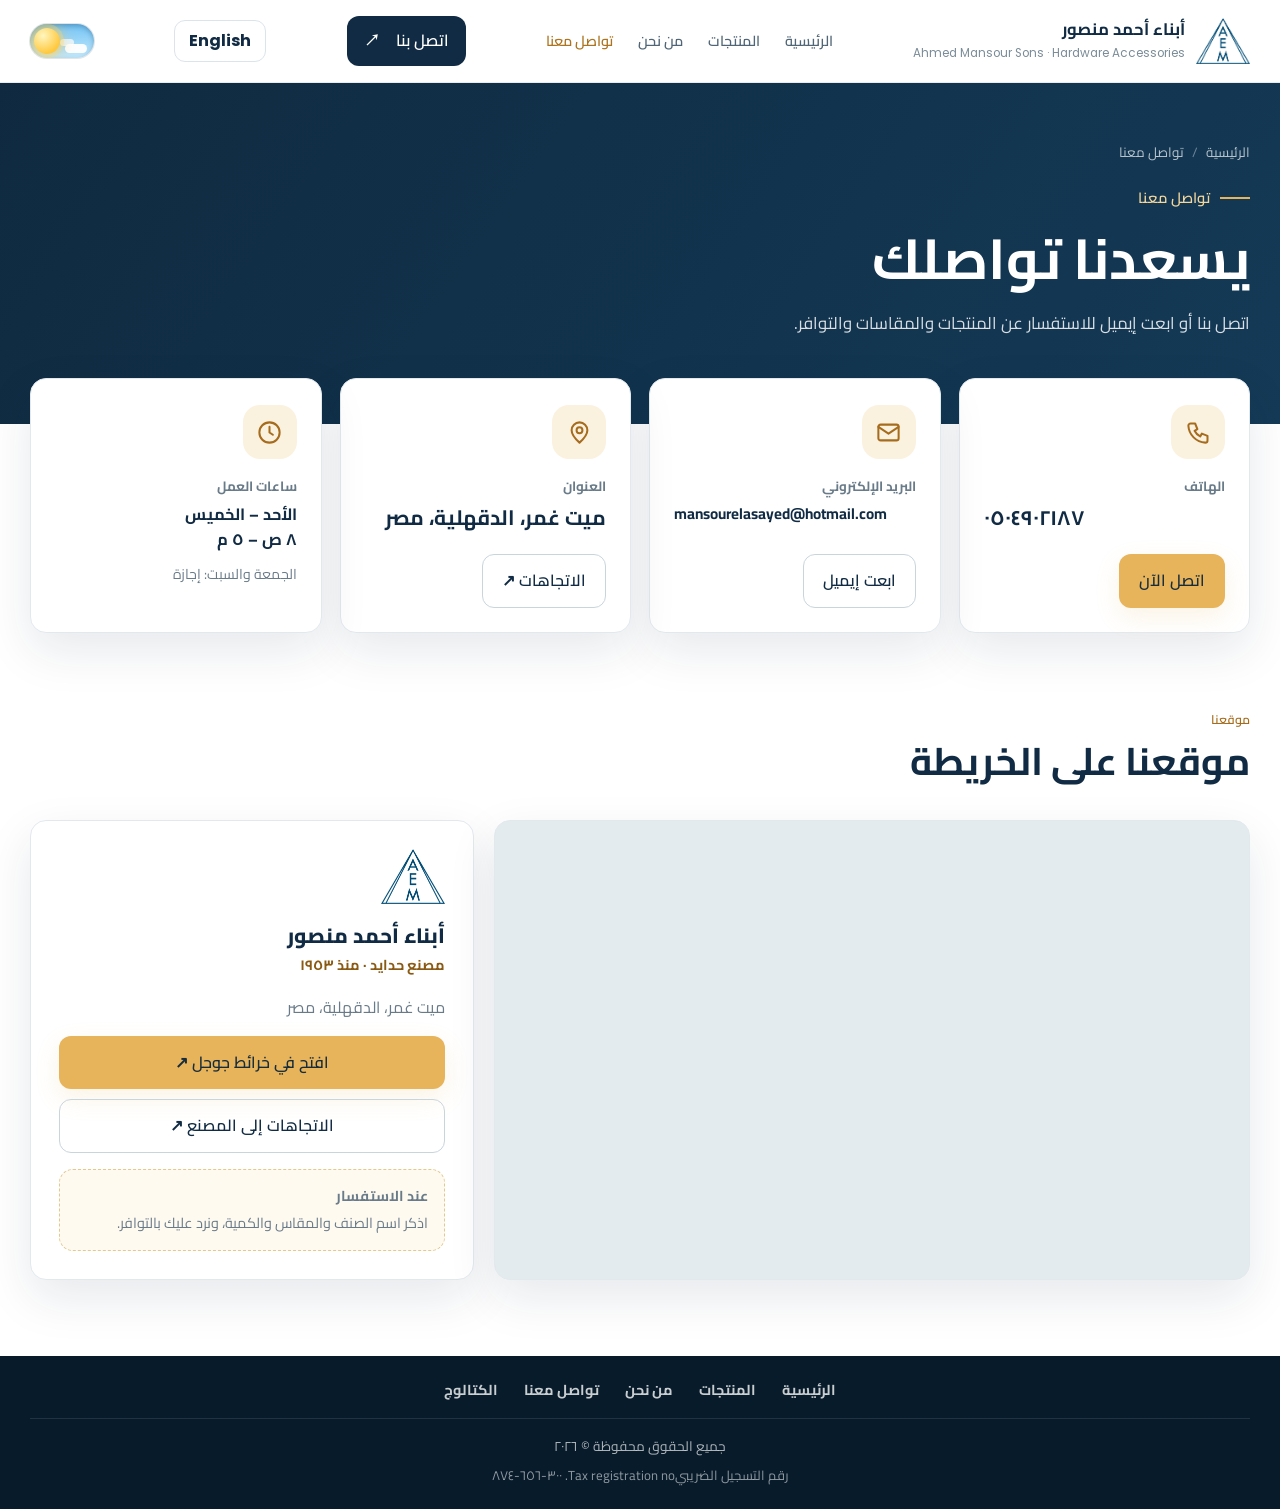
<file: contact.html>
<!doctype html>
<html lang="ar" dir="rtl">
<head>
<meta charset="utf-8"><meta name="viewport" content="width=device-width, initial-scale=1">
<title>تواصل معنا | أبناء أحمد منصور</title><link rel="icon" type="image/png" href="favicon.png"><meta name="theme-color" content="#102b43">
<meta name="description" content="تواصل مع أبناء أحمد منصور: هاتف 0504902187، بريد mansourelasayed@hotmail.com، ميت غمر، الدقهلية.">
<link rel="stylesheet" href="styles.css">
<script>try{if(localStorage.getItem("amh-theme")==="dark"){document.documentElement.setAttribute("data-theme","dark");var m=document.querySelector('meta[name="theme-color"]');if(m)m.setAttribute("content","#0d1620")}}catch(e){}</script>
</head>
<body>
<header class="topbar"><div class="wrap nav">
 <a class="brand" href="index.html"><img src="favicon.png" alt="شعار أبناء أحمد منصور"><span><strong>أبناء أحمد منصور</strong><small>Ahmed Mansour Sons · Hardware Accessories</small></span></a>
 <nav class="navlinks"><a href="index.html">الرئيسية</a><a href="products.html">المنتجات</a><a href="about.html">من نحن</a><a href="contact.html" aria-current="page">تواصل معنا</a></nav>
 <a class="nav-cta" href="tel:+20504902187">اتصل بنا　↗</a><button class="lang-toggle" id="langToggle" type="button" aria-label="Switch language">English</button><button class="theme-toggle" id="themeToggle" type="button" role="switch" aria-checked="false" aria-label="الوضع الداكن / Dark mode"><span class="tt-track" aria-hidden="true"><span class="tt-stars"><i></i><i></i><i></i><i></i></span><span class="tt-clouds"><i></i><i></i></span><span class="tt-knob"><b class="tt-crater c1"></b><b class="tt-crater c2"></b><b class="tt-crater c3"></b></span></span></button><button class="menu-btn" id="menuToggle" type="button" aria-label="فتح القائمة" aria-expanded="false" aria-controls="mobileNav"><span class="mb" aria-hidden="true"><i></i><i></i><i></i></span></button>
 </div><div id="mobileNav" class="mnav" aria-hidden="true"><div class="mnav-in"><a href="index.html">الرئيسية</a><a href="products.html">المنتجات</a><a href="about.html">من نحن</a><a href="contact.html" aria-current="page">تواصل معنا</a><a class="mnav-call" href="tel:+20504902187">اتصل بنا　↗</a></div></div></header>
<main>
<section class="page-hero"><div class="wrap"><div class="crumbs"><a href="index.html"><span class="l-ar">الرئيسية</span><span class="l-en">Home</span></a><i>/</i><span><span class="l-ar">تواصل معنا</span><span class="l-en">Contact</span></span></div><div class="ph-kicker"><span class="l-ar">تواصل معنا</span><span class="l-en">Contact Us</span></div><h1><span class="l-ar">يسعدنا تواصلك</span><span class="l-en">We would love to hear from you</span></h1><p><span class="l-ar">اتصل بنا أو ابعت إيميل للاستفسار عن المنتجات والمقاسات والتوافر.</span><span class="l-en">Call or email us to ask about products, sizes and availability.</span></p></div></section><div class="stats-wrap"><div class="wrap ct-cards"><div class="ct-card"><div class="ct-ic"><svg viewBox="0 0 24 24" aria-hidden="true"><path d="M5 4h4l2 5-2.5 1.5a11 11 0 0 0 5 5L15 13l5 2v4a2 2 0 0 1-2 2A16 16 0 0 1 3 6a2 2 0 0 1 2-2z"/></svg></div><div class="ct-label"><span class="l-ar">الهاتف</span><span class="l-en">Phone</span></div><a class="ct-value ltr" href="tel:+20504902187">0504902187</a><div class="ct-actions"><a class="btn btn-gold" href="tel:+20504902187"><span class="l-ar">اتصل الآن</span><span class="l-en">Call now</span></a></div></div><div class="ct-card"><div class="ct-ic"><svg viewBox="0 0 24 24" aria-hidden="true"><rect x="3" y="5" width="18" height="14" rx="2"/><path d="M3 7l9 6 9-6"/></svg></div><div class="ct-label"><span class="l-ar">البريد الإلكتروني</span><span class="l-en">Email</span></div><a class="ct-value ct-email ltr" href="mailto:mansourelasayed@hotmail.com">mansourelasayed@hotmail.com</a><div class="ct-actions"><a class="btn btn-outline" href="mailto:mansourelasayed@hotmail.com"><span class="l-ar">ابعت إيميل</span><span class="l-en">Send an email</span></a></div></div><div class="ct-card"><div class="ct-ic"><svg viewBox="0 0 24 24" aria-hidden="true"><path d="M12 21s-7-6.2-7-11a7 7 0 0 1 14 0c0 4.8-7 11-7 11z"/><circle cx="12" cy="10" r="2.6"/></svg></div><div class="ct-label"><span class="l-ar">العنوان</span><span class="l-en">Address</span></div><div class="ct-value"><span class="l-ar">ميت غمر، الدقهلية، مصر</span><span class="l-en">Mit Ghamr, Dakahlia, Egypt</span></div><div class="ct-actions"><a class="btn btn-outline" href="https://www.google.com/maps/dir/?api=1&destination=30.7238846,31.2693549" target="_blank" rel="noopener"><span class="l-ar">الاتجاهات ↗</span><span class="l-en">Get directions ↗</span></a></div></div><div class="ct-card"><div class="ct-ic"><svg viewBox="0 0 24 24" aria-hidden="true"><circle cx="12" cy="12" r="9"/><path d="M12 7v5l3 2"/></svg></div><div class="ct-label"><span class="l-ar">ساعات العمل</span><span class="l-en">Working hours</span></div><div class="ct-value ct-small"><span class="l-ar">الأحد – الخميس</span><span class="l-en">Sunday – Thursday</span><br><span class="l-ar">8 ص – 5 م</span><span class="l-en">8 AM – 5 PM</span></div><div class="ct-note"><span class="l-ar">الجمعة والسبت: إجازة</span><span class="l-en">Closed Friday & Saturday</span></div></div></div></div>
<section class="pg"><div class="wrap"><div class="pg-head"><div class="pg-kicker"><span class="l-ar">موقعنا</span><span class="l-en">FIND US</span></div><h2 class="pg-title"><span class="l-ar">موقعنا على الخريطة</span><span class="l-en">Our location on the map</span></h2></div><div class="ct-map"><div class="map-frame"><div class="map-fallback" aria-hidden="true"><svg viewBox="0 0 24 24"><path d="M12 21s-7-6.2-7-11a7 7 0 0 1 14 0c0 4.8-7 11-7 11z"/><circle cx="12" cy="10" r="2.6"/></svg></div><iframe id="mapFrame" data-src="https://maps.google.com/maps?q=30.7238846,31.2693549&z=17&hl={lang}&output=embed" title="موقع أبناء أحمد منصور على الخريطة / Location map" loading="lazy" referrerpolicy="no-referrer-when-downgrade" allowfullscreen></iframe></div><aside class="ct-info"><img src="favicon.png" alt="AEM" width="64" height="60"><div><h3><span class="l-ar">أبناء أحمد منصور</span><span class="l-en">Ahmed Mansour Sons</span></h3><p class="ct-sub"><span class="l-ar">مصنع حدايد · منذ 1953</span><span class="l-en">Hardware Factory · Since 1953</span></p></div><p class="ct-addr"><span class="l-ar">ميت غمر، الدقهلية، مصر</span><span class="l-en">Mit Ghamr, Dakahlia, Egypt</span></p><div class="ct-btns"><a class="btn btn-gold" href="https://www.google.com/maps/place/Ahmed+Mansour+Sons+Factory+for+Hardware+-+%D9%85%D8%B5%D9%86%D8%B9+%D8%AD%D8%AF%D8%A7%D9%8A%D8%AF+%D8%A3%D8%A8%D9%86%D8%A7%D8%A1+%D8%A3%D8%AD%D9%85%D8%AF+%D8%A5%D8%A8%D8%B1%D8%A7%D9%87%D9%8A%D9%85+%D9%85%D9%86%D8%B5%D9%88%D8%B1/@30.7238846,31.2693549,17z/data=!4m6!3m5!1s0x14f7eb832723de7b:0xed900782350a30ad!8m2!3d30.7238846!4d31.2693549!16s%2Fg%2F11sz3r_7c7" target="_blank" rel="noopener"><span class="l-ar">افتح في خرائط جوجل ↗</span><span class="l-en">Open in Google Maps ↗</span></a><a class="btn btn-outline" href="https://www.google.com/maps/dir/?api=1&destination=30.7238846,31.2693549" target="_blank" rel="noopener"><span class="l-ar">الاتجاهات إلى المصنع ↗</span><span class="l-en">Directions to the factory ↗</span></a></div><div class="ct-tip"><strong><span class="l-ar">عند الاستفسار</span><span class="l-en">When you ask</span></strong><span><span class="l-ar">اذكر اسم الصنف والمقاس والكمية، ونرد عليك بالتوافر.</span><span class="l-en">Mention the item name, size and quantity and we will reply with availability.</span></span></div></aside></div></div></section>
</main>
<footer><nav class="wrap footer-links" aria-label="Footer"><a href="index.html"><span class="l-ar">الرئيسية</span><span class="l-en">Home</span></a><a href="products.html"><span class="l-ar">المنتجات</span><span class="l-en">Products</span></a><a href="about.html"><span class="l-ar">من نحن</span><span class="l-en">About Us</span></a><a href="contact.html"><span class="l-ar">تواصل معنا</span><span class="l-en">Contact</span></a><a href="catalog.html" target="_blank" rel="noopener"><span class="l-ar">الكتالوج</span><span class="l-en">Catalog</span></a></nav><div class="wrap footer-inner"><span>جميع الحقوق محفوظة © 2026</span><span class="tax-line"><span class="l-ar">رقم التسجيل الضريبي</span><span class="l-en">Tax registration no.</span> <bdi dir="ltr" data-keep-digits>300-656-874</bdi></span></div></footer>
<script>window.PAGE_TITLES={ar:"تواصل معنا | أبناء أحمد منصور",en:"Contact Us | Ahmed Mansour Sons"};</script><script src="site.js"></script>
</body></html>
</file>
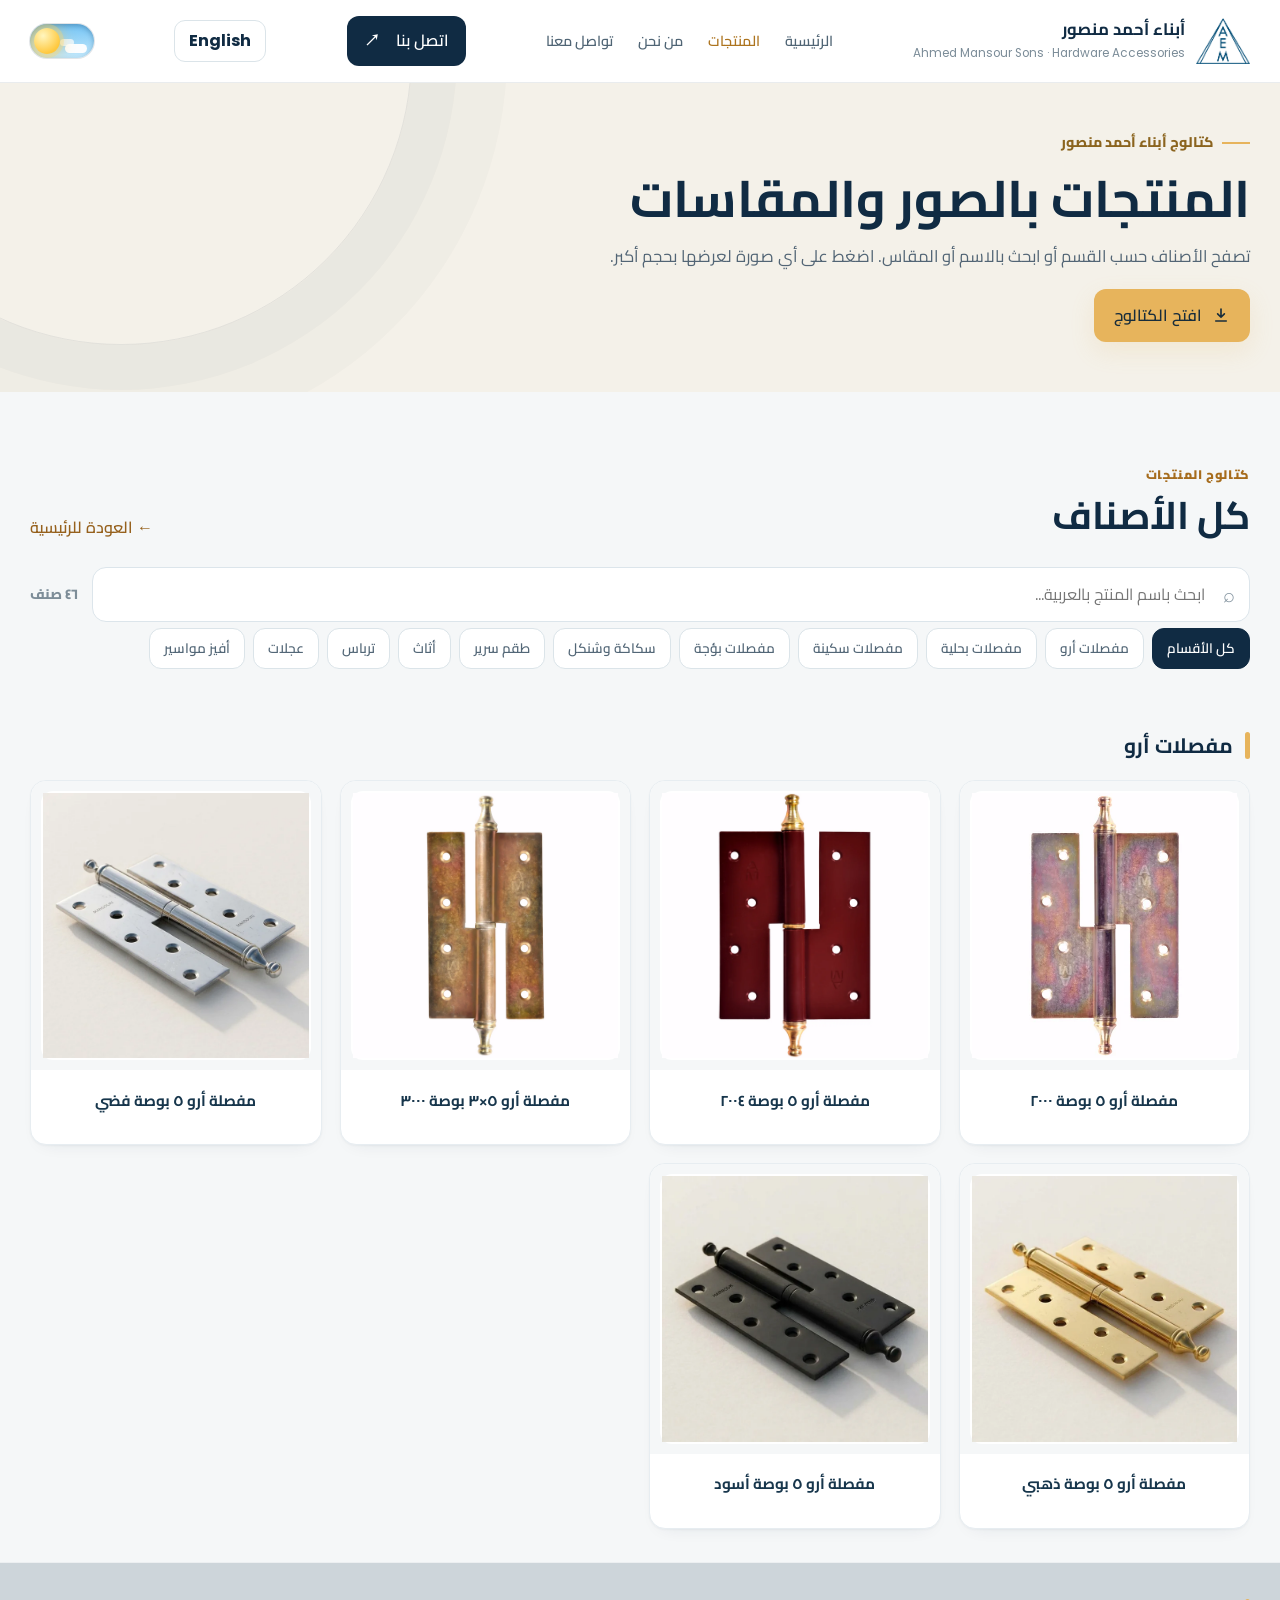
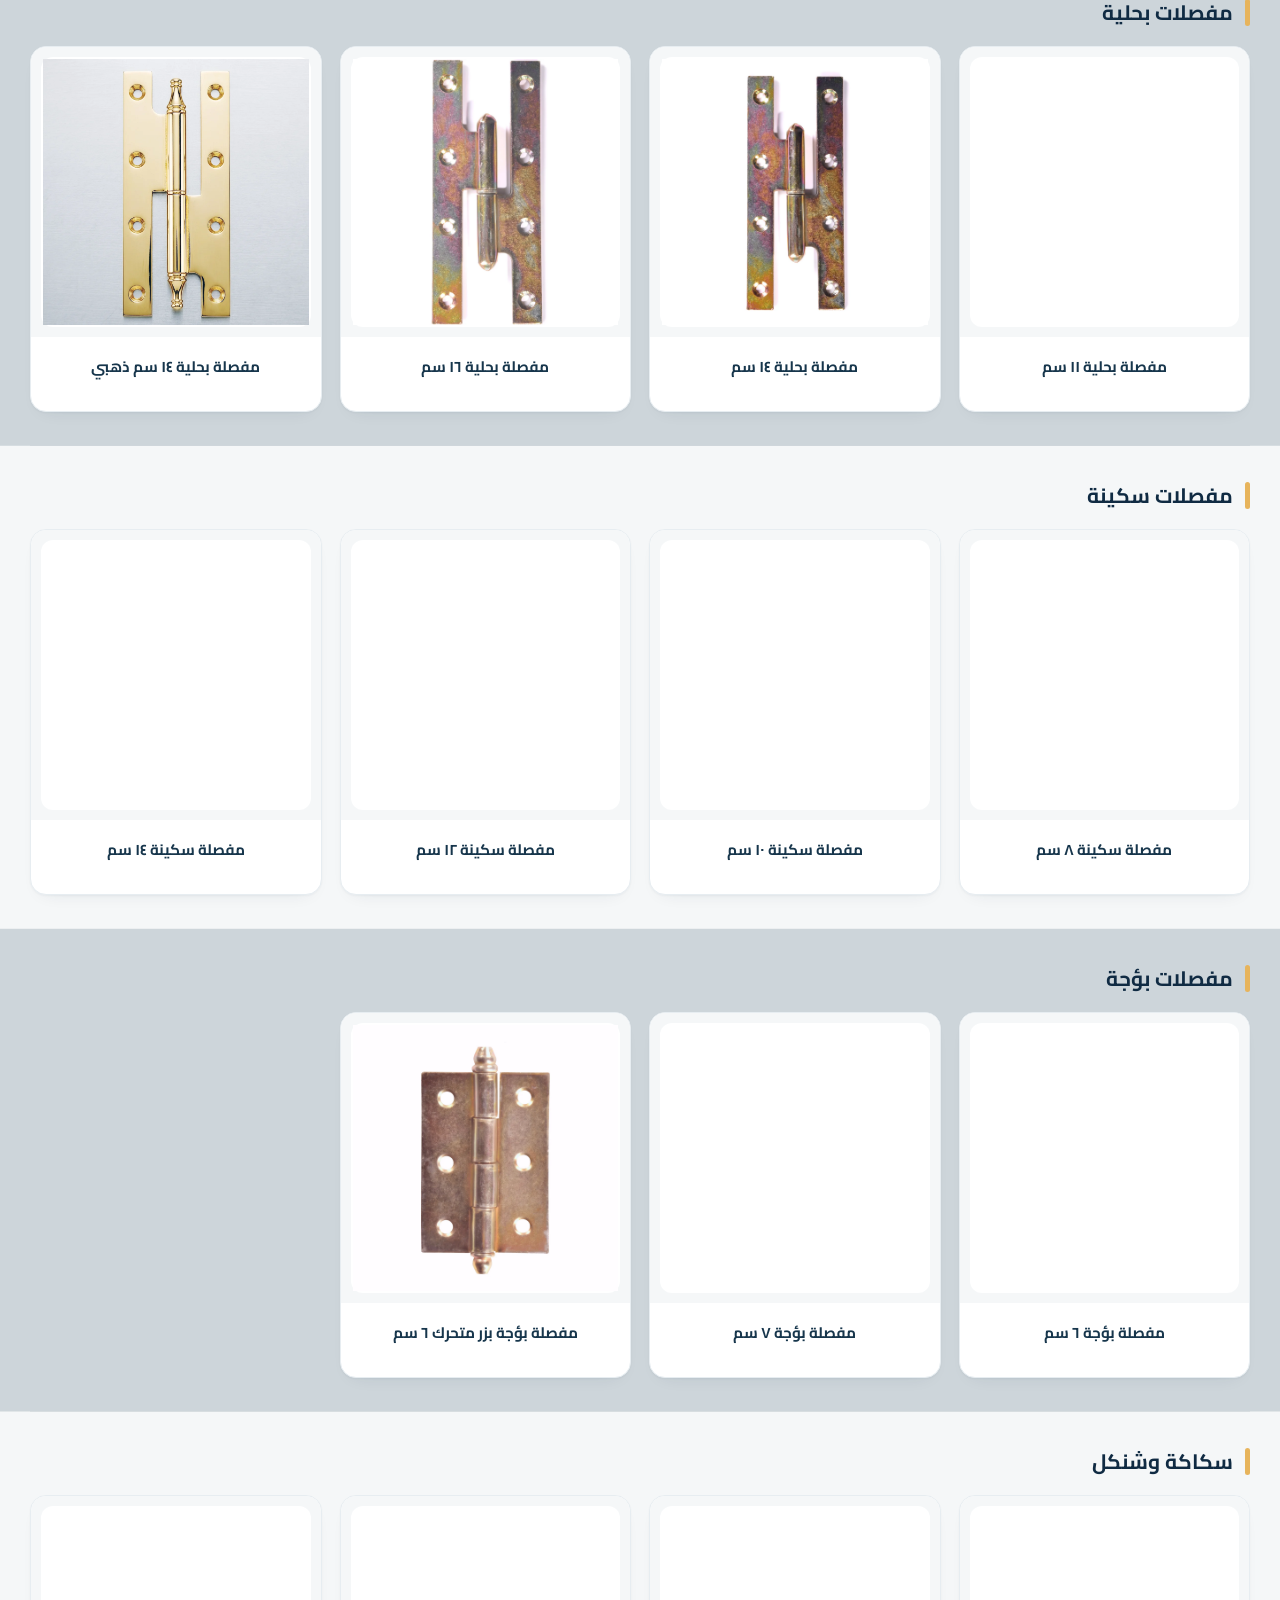
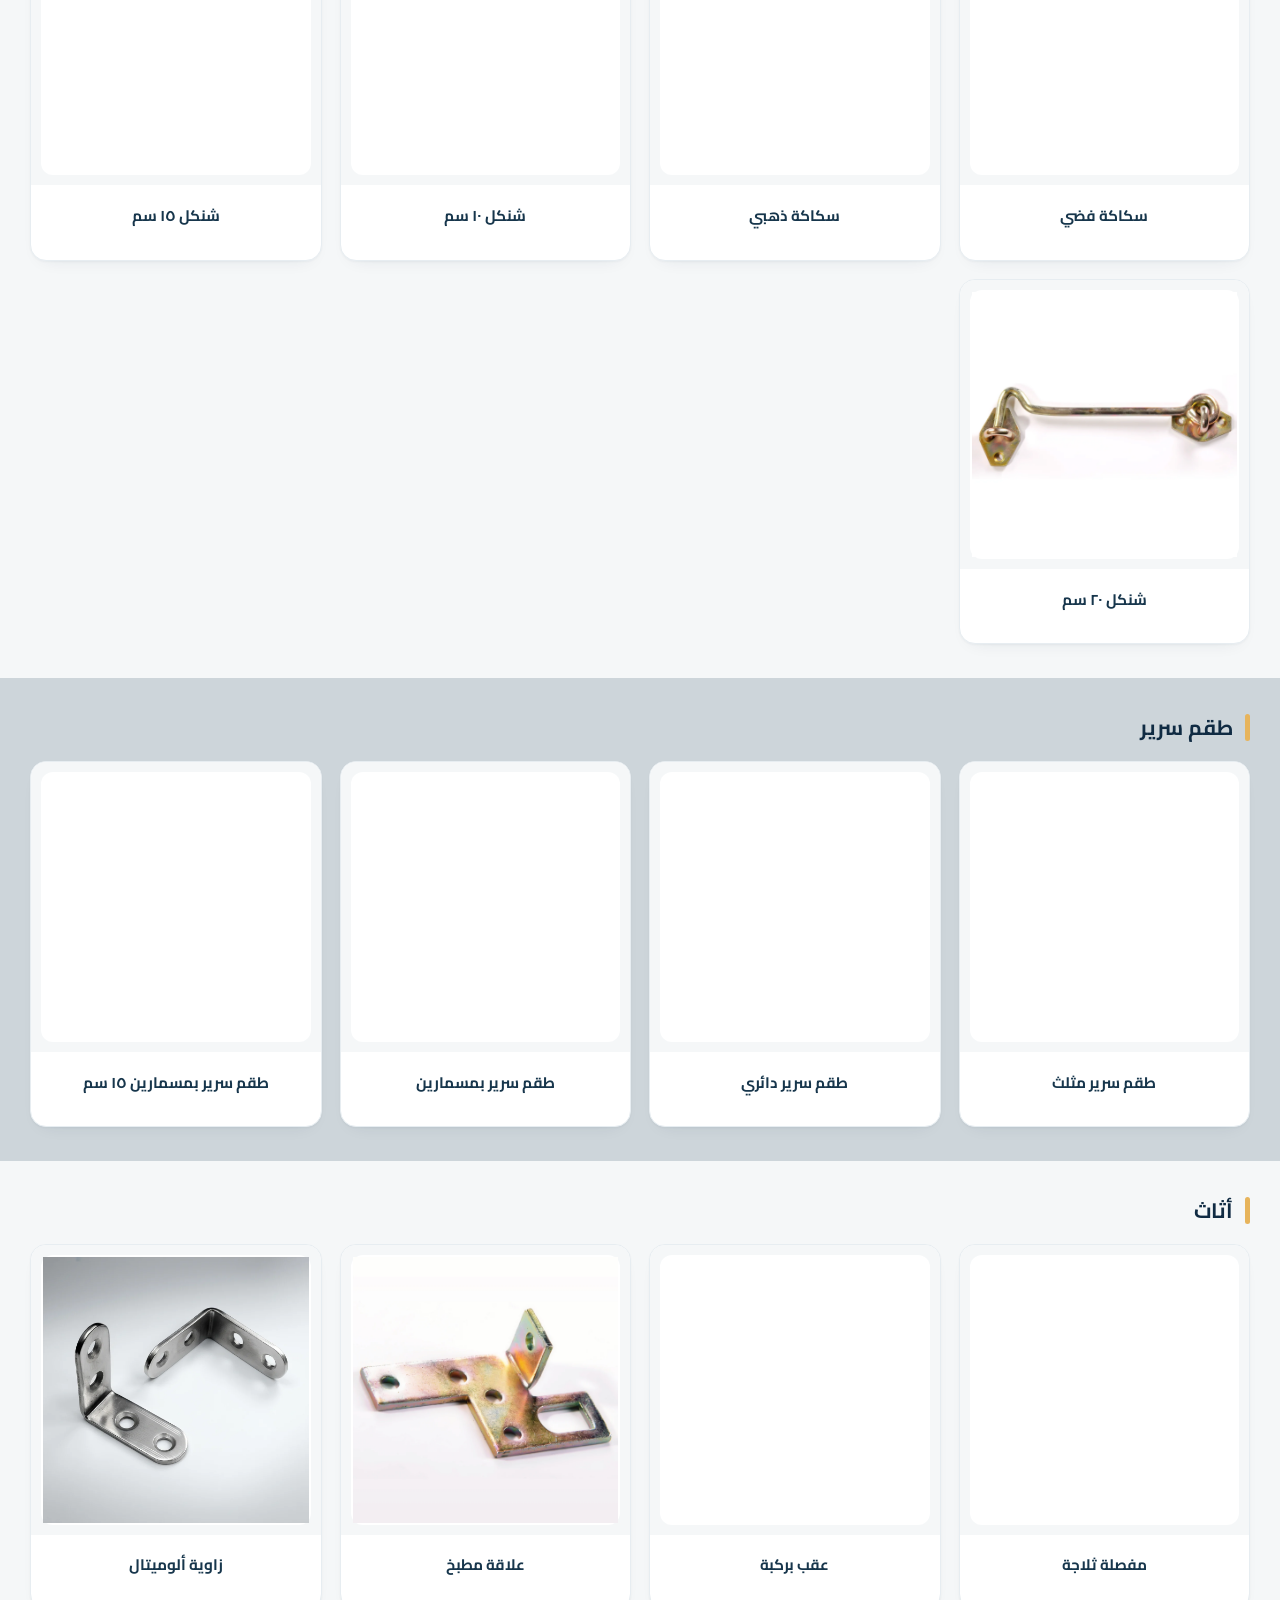
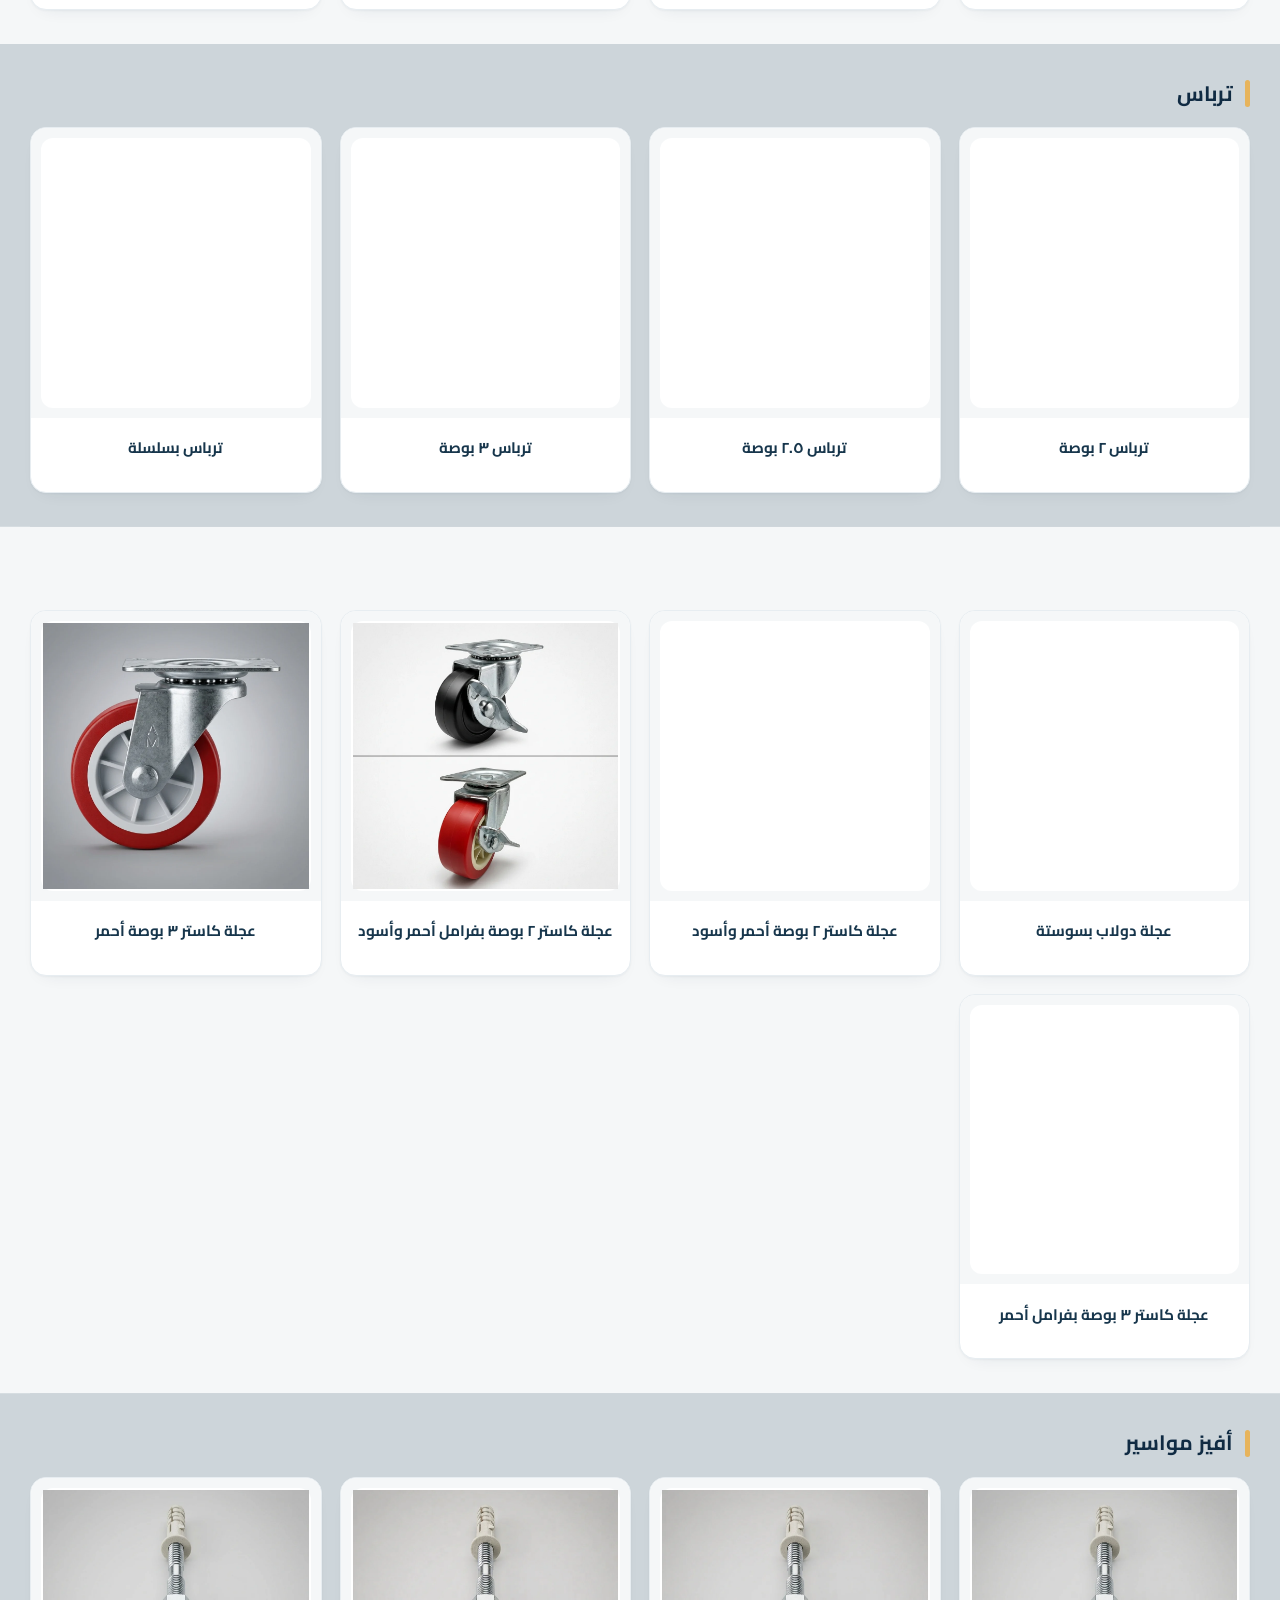
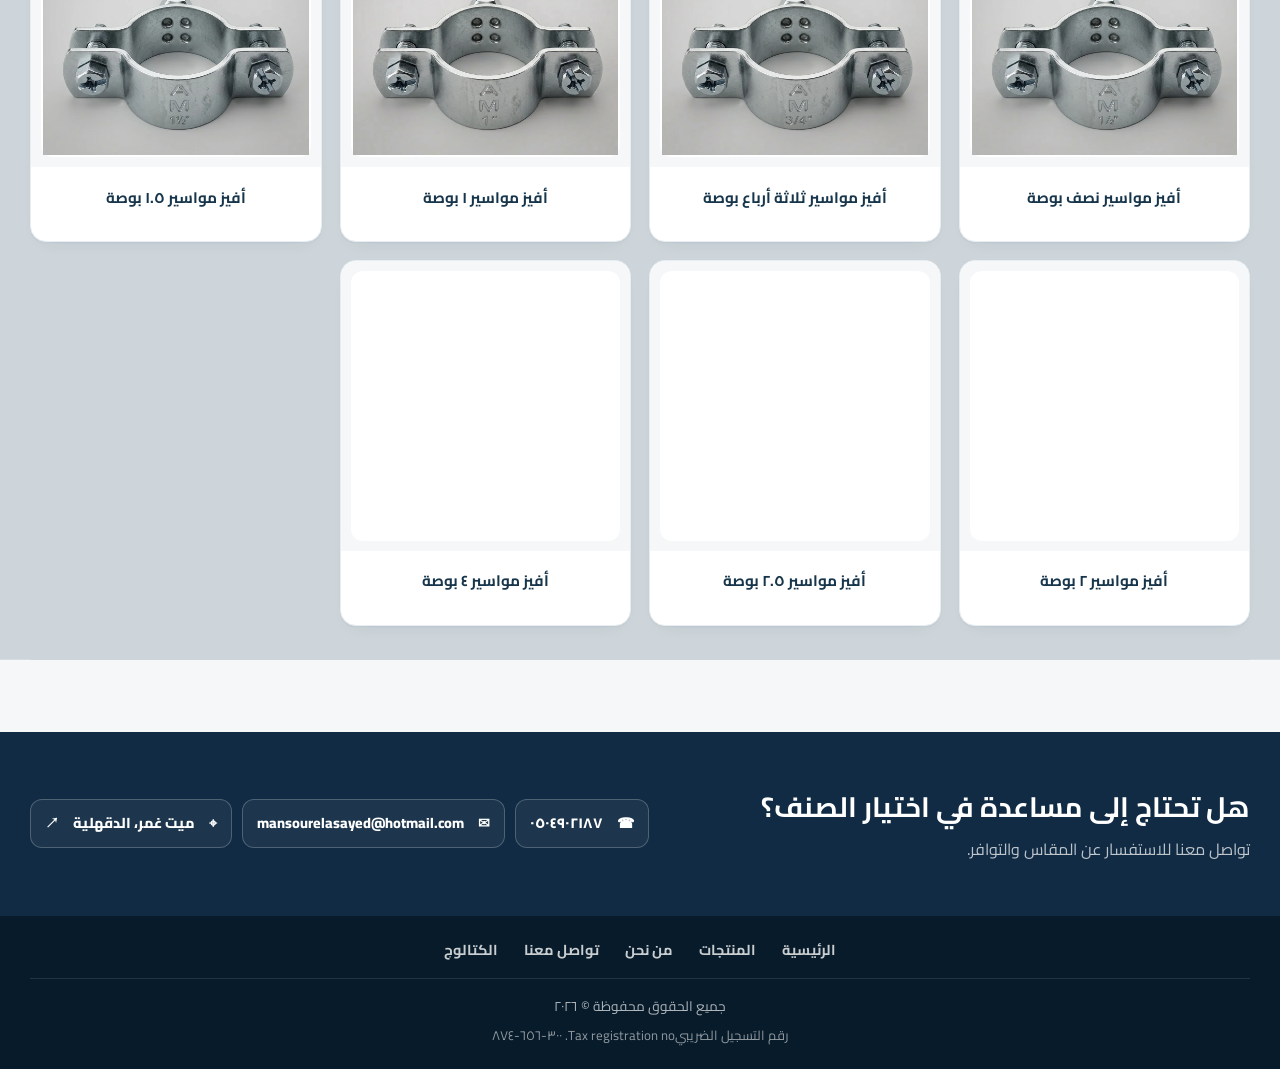
<file: products.html>
<!doctype html>
<html lang="ar" dir="rtl">
<head>
<meta charset="utf-8"><meta name="viewport" content="width=device-width, initial-scale=1">
<title>المنتجات | أبناء أحمد منصور</title><link rel="icon" type="image/png" href="favicon.png"><meta name="theme-color" content="#102b43">
<meta name="description" content="تصفح جميع منتجات أبناء أحمد منصور بالصور والأسماء الإنجليزية.">
<link rel="stylesheet" href="styles.css">
<script>try{if(localStorage.getItem("amh-theme")==="dark"){document.documentElement.setAttribute("data-theme","dark");var m=document.querySelector('meta[name="theme-color"]');if(m)m.setAttribute("content","#0d1620")}}catch(e){}</script>
</head><body>
<header class="topbar"><div class="wrap nav">
 <a class="brand" href="index.html"><img src="favicon.png" alt="شعار أبناء أحمد منصور"><span><strong>أبناء أحمد منصور</strong><small>Ahmed Mansour Sons · Hardware Accessories</small></span></a>
 <nav class="navlinks"><a href="index.html">الرئيسية</a><a href="products.html" aria-current="page">المنتجات</a><a href="about.html">من نحن</a><a href="contact.html">تواصل معنا</a></nav>
 <a class="nav-cta" href="tel:+20504902187">اتصل بنا　↗</a><button class="lang-toggle" id="langToggle" type="button" aria-label="Switch language">English</button><button class="theme-toggle" id="themeToggle" type="button" role="switch" aria-checked="false" aria-label="الوضع الداكن / Dark mode"><span class="tt-track" aria-hidden="true"><span class="tt-stars"><i></i><i></i><i></i><i></i></span><span class="tt-clouds"><i></i><i></i></span><span class="tt-knob"><b class="tt-crater c1"></b><b class="tt-crater c2"></b><b class="tt-crater c3"></b></span></span></button><button class="menu-btn" id="menuToggle" type="button" aria-label="فتح القائمة" aria-expanded="false" aria-controls="mobileNav"><span class="mb" aria-hidden="true"><i></i><i></i><i></i></span></button>
 </div><div id="mobileNav" class="mnav" aria-hidden="true"><div class="mnav-in"><a href="index.html">الرئيسية</a><a href="products.html" aria-current="page">المنتجات</a><a href="about.html">من نحن</a><a href="contact.html">تواصل معنا</a><a class="mnav-call" href="tel:+20504902187">اتصل بنا　↗</a></div></div></header>
<main><section class="hero" style="padding:42px 0 50px"><div class="wrap"><div class="eyebrow">كتالوج أبناء أحمد منصور</div><h1 style="font-size:clamp(2rem,4vw,3.2rem);margin:13px 0">المنتجات <span>بالصور والمقاسات</span></h1><p style="margin:0;max-width:700px">تصفح الأصناف حسب القسم أو ابحث بالاسم أو المقاس. اضغط على أي صورة لعرضها بحجم أكبر.</p><div class="cat-dl"><a class="btn btn-gold" href="catalog.html" target="_blank" rel="noopener"><svg viewBox="0 0 24 24" aria-hidden="true"><path d="M12 4v11M7.5 10.5L12 15l4.5-4.5M5 20h14"/></svg><span class="l-ar">افتح الكتالوج</span><span class="l-en">Open the catalog</span></a></div></div></section>
<section class="section soft" id="all-products"><div class="wrap"><div class="section-head"><div><div class="section-kicker">كتالوج المنتجات</div><h2>كل الأصناف</h2></div><a class="text-link" href="index.html">← العودة للرئيسية</a></div>
<div class="catalog-controls"><label class="search-wrap"><span class="search-icon">⌕</span><input id="productSearch" type="search" placeholder="ابحث باسم المنتج بالعربية..." aria-label="البحث عن المنتجات"></label><span id="resultCount" class="result-count"></span></div>
<div class="filter-row" id="filterRow"></div><div id="productCatalog"></div></div></section>
<section class="contact-section" id="contact"><div class="wrap contact-grid"><div><h2>هل تحتاج إلى مساعدة في اختيار الصنف؟</h2><p>تواصل معنا للاستفسار عن المقاس والتوافر.</p></div><div class="contact-details"><a class="contact-pill" href="tel:+20504902187">☎　0504902187</a><a class="contact-pill" href="mailto:mansourelasayed@hotmail.com">✉　mansourelasayed@hotmail.com</a><a class="contact-pill" href="https://www.google.com/maps/place/Ahmed+Mansour+Sons+Factory+for+Hardware+-+%D9%85%D8%B5%D9%86%D8%B9+%D8%AD%D8%AF%D8%A7%D9%8A%D8%AF+%D8%A3%D8%A8%D9%86%D8%A7%D8%A1+%D8%A3%D8%AD%D9%85%D8%AF+%D8%A5%D8%A8%D8%B1%D8%A7%D9%87%D9%8A%D9%85+%D9%85%D9%86%D8%B5%D9%88%D8%B1/@30.7238846,31.2693549,17z/data=!4m6!3m5!1s0x14f7eb832723de7b:0xed900782350a30ad!8m2!3d30.7238846!4d31.2693549!16s%2Fg%2F11sz3r_7c7" target="_blank" rel="noopener">⌖　ميت غمر، الدقهلية　↗</a></div></div></section></main>
<footer><nav class="wrap footer-links" aria-label="Footer"><a href="index.html"><span class="l-ar">الرئيسية</span><span class="l-en">Home</span></a><a href="products.html"><span class="l-ar">المنتجات</span><span class="l-en">Products</span></a><a href="about.html"><span class="l-ar">من نحن</span><span class="l-en">About Us</span></a><a href="contact.html"><span class="l-ar">تواصل معنا</span><span class="l-en">Contact</span></a><a href="catalog.html" target="_blank" rel="noopener"><span class="l-ar">الكتالوج</span><span class="l-en">Catalog</span></a></nav><div class="wrap footer-inner"><span>جميع الحقوق محفوظة © 2026</span><span class="tax-line"><span class="l-ar">رقم التسجيل الضريبي</span><span class="l-en">Tax registration no.</span> <bdi dir="ltr" data-keep-digits>300-656-874</bdi></span></div></footer>
<div class="modal" id="imageModal" aria-hidden="true"><div class="modal-panel" role="dialog" aria-modal="true" aria-label="صورة المنتج المكبرة"><button class="modal-close" id="modalClose" type="button" aria-label="إغلاق">×</button><div class="modal-img-wrap"><img id="modalImage" alt=""></div><div class="modal-caption" id="modalCaption"></div></div></div>
<script>window.PAGE_TITLES={ar:"المنتجات | أبناء أحمد منصور",en:"Products | Ahmed Mansour Sons"};</script><script src="products-data.js"></script><script src="site.js"></script>
</body></html>
</file>
<file: styles.css>
@import url('https://fonts.googleapis.com/css2?family=Cairo:wght@400;500;600;700;800;900&family=Poppins:wght@400;500;600;700;800&display=swap');
:root{--navy:#102b43;--navy2:#173e5e;--gold:#e7b45c;--gold-light:#fff3d9;--ink:#1c2c39;--muted:#697b89;--paper:#f5f7f8;--line:#e2e9ed;--white:#fff;--shadow:0 18px 48px rgba(15,42,64,.1);--radius:22px}
*{box-sizing:border-box}html{scroll-behavior:smooth;scroll-padding-top:90px}body{margin:0;background:#fff;color:var(--ink);font-family:'Cairo',Tahoma,Arial,sans-serif;line-height:1.7}a{color:inherit;text-decoration:none}button,input{font:inherit}button{cursor:pointer}.wrap{width:min(1220px,calc(100% - 40px));margin:auto}
.topbar{position:sticky;top:0;z-index:40;background:rgba(255,255,255,.94);backdrop-filter:blur(16px);border-bottom:1px solid rgba(16,43,67,.09)}.nav{height:82px;display:flex;align-items:center;justify-content:space-between;gap:22px}.brand{display:flex;align-items:center;gap:11px;min-width:255px}.brand img{width:54px;height:50px;object-fit:contain}.brand strong{display:block;font-size:1.04rem;color:var(--navy);line-height:1.25}.brand small{display:block;font-family:Arial,sans-serif;color:#7b8c98;font-size:.74rem;direction:ltr;text-align:right;margin-top:4px}.navlinks{display:flex;align-items:center;gap:25px;font-size:.9rem;font-weight:800;color:#506575}.navlinks a:hover{color:#ad741f}.nav-cta{background:var(--navy);color:#fff;border-radius:12px;padding:11px 17px;font-weight:800;white-space:nowrap}.menu-btn{display:none;background:white;border:1px solid var(--line);border-radius:11px;padding:8px 12px;color:var(--navy)}
.hero{position:relative;overflow:hidden;background:radial-gradient(ellipse at 12% 8%,rgba(231,180,92,.2),transparent 30%),linear-gradient(125deg,#0c2234 0%,#143a57 56%,#21546b 100%);color:#fff;padding:62px 0 72px}.hero:before{content:"";position:absolute;width:580px;height:580px;border-radius:50%;border:1px solid rgba(255,255,255,.08);left:-170px;top:-320px;box-shadow:0 0 0 45px rgba(255,255,255,.025),0 0 0 95px rgba(255,255,255,.02)}.hero-grid{display:grid;grid-template-columns:1.08fr .92fr;align-items:center;gap:45px;position:relative;z-index:1}.eyebrow{display:inline-flex;align-items:center;gap:9px;color:#f7dba8;font-size:.88rem;font-weight:800}.eyebrow:before{content:"";width:28px;height:2px;background:var(--gold)}.hero h1{font-size:clamp(2.4rem,5vw,4.2rem);line-height:1.2;letter-spacing:-.04em;margin:16px 0}.hero h1 span{color:#f2c879}.hero p{max-width:570px;color:rgba(255,255,255,.77);font-size:1.04rem;margin:0 0 26px}.hero-actions{display:flex;gap:11px;flex-wrap:wrap}.btn{display:inline-flex;align-items:center;justify-content:center;gap:8px;border-radius:13px;padding:12px 19px;font-weight:900;border:1px solid transparent;transition:transform .2s,background .2s}.btn:hover{transform:translateY(-2px)}.btn-gold{background:var(--gold);color:#182d3b;box-shadow:0 9px 25px rgba(231,180,92,.16)}.btn-glass{border-color:rgba(255,255,255,.3);background:rgba(255,255,255,.05);color:white}.hero-footnote{display:flex;align-items:center;gap:9px;margin-top:23px;color:rgba(255,255,255,.67);font-size:.84rem}.hero-footnote b{color:white}.hero-visual{min-height:350px;position:relative;display:grid;place-items:center}.hero-orbit{position:absolute;width:min(350px,88%);aspect-ratio:1;border-radius:50%;border:1px solid rgba(255,255,255,.17);background:linear-gradient(145deg,rgba(255,255,255,.15),rgba(255,255,255,.025));box-shadow:inset 0 0 50px rgba(255,255,255,.04)}.hero-main-img{position:relative;z-index:1;width:63%;height:295px;background:#fff;border-radius:27px;display:grid;place-items:center;overflow:hidden;transform:rotate(-4deg);box-shadow:0 30px 65px rgba(0,0,0,.26)}.hero-main-img img{width:94%;height:94%;object-fit:contain}.hero-small{position:absolute;z-index:2;width:112px;height:112px;border-radius:19px;background:#fff;padding:8px;box-shadow:0 15px 38px rgba(0,0,0,.23)}.hero-small img{width:100%;height:100%;object-fit:contain}.hero-small.one{top:22px;left:3%;transform:rotate(7deg)}.hero-small.two{bottom:12px;right:2%;transform:rotate(6deg)}.hero-sticker{position:absolute;z-index:3;top:15px;right:12%;width:84px;height:84px;border-radius:50%;display:grid;place-items:center;text-align:center;background:var(--gold);color:#172b39;font-size:.72rem;font-weight:900;line-height:1.35;transform:rotate(9deg)}
.trust-wrap{position:relative;margin-top:-27px;z-index:4}.trust-grid{display:grid;grid-template-columns:repeat(3,1fr);gap:14px}.trust-card{display:flex;align-items:center;gap:14px;padding:20px 22px;background:#fff;border:1px solid var(--line);border-radius:18px;box-shadow:var(--shadow)}.trust-icon{width:52px;height:52px;flex:0 0 52px;border-radius:16px;background:#fff3df;color:#9b681f;display:grid;place-items:center}.trust-icon svg{width:29px;height:29px;fill:none;stroke:currentColor;stroke-width:1.8;stroke-linecap:round;stroke-linejoin:round}.trust-card strong{display:block;color:var(--navy);font-size:1rem}.trust-card span{display:block;color:var(--muted);font-size:.82rem;margin-top:2px}
.section{padding:72px 0}.section.soft{background:var(--paper)}.section-head{display:flex;align-items:end;justify-content:space-between;gap:20px;margin-bottom:26px}.section-kicker{font-size:.78rem;color:#a66c1d;font-weight:900;letter-spacing:.05em;margin-bottom:6px}.section-head h2{font-size:clamp(1.8rem,3vw,2.55rem);line-height:1.3;color:var(--navy);margin:0;letter-spacing:-.03em}.section-head p{color:var(--muted);margin:8px 0 0;max-width:680px;font-size:.94rem}.text-link{font-weight:900;color:#96611d;white-space:nowrap}.text-link:hover{text-decoration:underline}
.feature-grid{display:grid;grid-template-columns:repeat(3,1fr);gap:17px}.feature-card{position:relative;isolation:isolate;display:flex;align-items:center;gap:17px;min-height:157px;padding:24px;background:#fff;border:1px solid var(--line);border-radius:22px;overflow:hidden;transition:transform .22s,box-shadow .22s,border-color .22s}.feature-card:after{content:"";position:absolute;z-index:-1;width:155px;height:155px;right:-72px;bottom:-86px;border-radius:50%;background:#fbf0dc}.feature-card:hover{transform:translateY(-4px);box-shadow:var(--shadow);border-color:#e4c68f}.feature-icon{width:72px;height:72px;flex:0 0 72px;border-radius:21px;background:#fbf1df;color:#a66c1d;display:grid;place-items:center}.feature-icon svg{width:40px;height:40px;fill:none;stroke:currentColor;stroke-width:1.7;stroke-linecap:round;stroke-linejoin:round}.feature-copy h3{margin:0;color:var(--navy);font-size:1.2rem}.feature-copy p{margin:5px 0 8px;color:var(--muted);font-size:.86rem}.feature-copy span{font-size:.86rem;font-weight:900;color:#9c671e}
.catalog-controls{display:flex;align-items:center;gap:13px;margin:0 0 16px}.search-wrap{position:relative;flex:1;min-width:210px}.search-wrap input{width:100%;border:1px solid #dce5eb;background:#fff;border-radius:14px;padding:13px 44px 13px 14px;outline:none;color:var(--ink)}.search-wrap input:focus{border-color:#d4a04b;box-shadow:0 0 0 3px rgba(231,180,92,.16)}.search-icon{position:absolute;right:15px;top:50%;transform:translateY(-50%);font-size:1.25rem;color:#83939f}.result-count{color:#7d8d98;font-size:.88rem;font-weight:800;white-space:nowrap}.filter-row{display:flex;gap:8px;flex-wrap:wrap;margin:0 0 27px}.filter-btn{border:1px solid #dbe4e9;background:#fff;color:#536777;border-radius:999px;padding:8px 14px;font-size:.85rem;font-weight:900;white-space:nowrap;transition:.2s}.filter-btn:hover,.filter-btn.active{background:var(--navy);border-color:var(--navy);color:#fff}
.group-section{margin-top:34px}.group-title{display:flex;align-items:center;gap:12px;color:var(--navy);font-size:1.3rem;margin:0 0 16px}.group-title:before{content:"";height:27px;width:5px;border-radius:5px;background:var(--gold)}.group-title small{font-size:.76rem;font-weight:700;color:#8797a3;font-family:Arial,sans-serif;direction:ltr}.product-grid{display:grid;grid-template-columns:repeat(4,minmax(0,1fr));gap:17px}.product-card{min-width:0;overflow:hidden;background:#fff;border:1px solid #e4eaee;border-radius:18px;display:flex;flex-direction:column;transition:transform .22s,box-shadow .22s,border-color .22s}.product-card:hover{transform:translateY(-4px);border-color:#d7bd8f;box-shadow:0 14px 35px rgba(16,43,67,.10)}.product-image{position:relative;height:205px;padding:13px;background:#fff;display:grid;place-items:center;cursor:zoom-in;overflow:hidden;border-bottom:1px solid #edf1f3}.product-image:before{content:"";position:absolute;inset:9px;border-radius:12px;background:linear-gradient(145deg,#fff,#f8fafb)}.product-image img{position:relative;z-index:1;width:100%;height:100%;object-fit:contain;transition:transform .28s}.product-card:hover .product-image img{transform:scale(1.045)}.zoom-badge{position:absolute;z-index:2;left:12px;top:12px;width:31px;height:31px;border-radius:10px;background:#fff;box-shadow:0 4px 13px rgba(16,43,67,.1);display:grid;place-items:center;color:#526777;opacity:0;transition:opacity .2s}.product-card:hover .zoom-badge{opacity:1}.product-info{display:flex;flex-direction:column;flex:1;padding:15px;gap:12px}.product-name{margin:0;min-height:2.9em;color:var(--navy);font-family:Arial,sans-serif;font-size:.98rem;font-weight:800;line-height:1.45;direction:ltr;text-align:left}.product-bottom{display:flex;align-items:center;justify-content:space-between;gap:8px;margin-top:auto}.product-type{color:#84939e;font-size:.75rem;font-weight:700}.ask-btn{border:0;border-radius:10px;padding:8px 10px;background:#eaf3f3;color:#1a5d61;font-size:.8rem;font-weight:900;white-space:nowrap;transition:background .2s}.ask-btn:hover{background:#d8e9e9}
.modal{position:fixed;inset:0;z-index:100;background:rgba(5,17,28,.84);backdrop-filter:blur(8px);display:none;align-items:center;justify-content:center;padding:22px}.modal.open{display:flex}.modal-panel{position:relative;width:min(850px,100%);max-height:94vh;border-radius:22px;background:#fff;overflow:hidden;box-shadow:0 35px 100px rgba(0,0,0,.32)}.modal-img-wrap{height:min(72vh,680px);padding:22px;display:grid;place-items:center;background:#f6f8f9}.modal-img-wrap img{max-width:100%;max-height:100%;object-fit:contain}.modal-caption{padding:13px 20px 17px;text-align:center;color:var(--navy);font:800 1rem Arial,sans-serif;direction:ltr}.modal-close{position:absolute;z-index:3;top:13px;left:13px;width:42px;height:42px;border:0;border-radius:50%;background:#fff;color:var(--navy);font-size:1.6rem;box-shadow:0 5px 20px rgba(0,0,0,.12)}
.about-grid{display:grid;grid-template-columns:.9fr 1.1fr;gap:46px;align-items:center}.about-visual{min-height:300px;border-radius:25px;background:radial-gradient(circle at 25% 25%,rgba(231,180,92,.2),transparent 35%),linear-gradient(140deg,#102b43,#21546b);display:grid;place-items:center;overflow:hidden}.about-visual img{width:55%;height:240px;object-fit:contain;background:white;border-radius:20px;padding:12px;box-shadow:0 22px 50px rgba(0,0,0,.2)}.about-copy h2{font-size:2rem;line-height:1.3;color:var(--navy);margin:0 0 13px}.about-copy p{color:var(--muted);margin:0 0 13px}
.contact-section{padding:52px 0;background:var(--navy);color:#fff}.contact-grid{display:flex;align-items:center;justify-content:space-between;gap:25px}.contact-section h2{font-size:1.75rem;margin:0 0 5px}.contact-section p{margin:0;color:rgba(255,255,255,.72)}.contact-details{display:flex;gap:10px;flex-wrap:wrap}.contact-pill{display:inline-flex;align-items:center;gap:8px;border:1px solid rgba(255,255,255,.22);background:rgba(255,255,255,.055);border-radius:12px;padding:11px 14px;color:white;font-weight:800;font-size:.9rem}.contact-pill:hover{background:rgba(255,255,255,.13)}footer{padding:22px 0;background:#081b2a;color:rgba(255,255,255,.68);font-size:.85rem}.footer-inner{display:flex;justify-content:space-between;align-items:center;gap:15px;flex-wrap:wrap}.footer-brand{font-weight:900;color:#fff}.empty-state{border:1px dashed #cbd6de;background:#fff;border-radius:18px;padding:32px;text-align:center;color:var(--muted)}
@media(max-width:1000px){.navlinks{gap:14px}.brand{min-width:220px}.hero-grid{gap:25px}.product-grid{grid-template-columns:repeat(3,minmax(0,1fr))}.feature-card{padding:19px;gap:12px}.feature-icon{width:62px;height:62px;flex-basis:62px}}
@media(max-width:760px){.wrap{width:calc(100% - 28px)}.nav{height:72px}.brand{min-width:0}.brand img{width:45px;height:44px}.brand strong{font-size:.93rem}.brand small{font-size:.65rem}.navlinks{display:none}.nav-cta{display:none}.menu-btn{display:block}.hero{padding:42px 0 57px}.hero-grid{grid-template-columns:1fr;gap:8px}.hero h1{font-size:2.55rem}.hero p{font-size:.97rem}.hero-visual{min-height:270px}.hero-main-img{height:225px;width:59%}.hero-small{width:84px;height:84px}.hero-sticker{width:70px;height:70px;font-size:.65rem;right:12%;top:2px}.trust-grid{grid-template-columns:1fr;gap:9px}.trust-card{padding:14px 16px}.section{padding:52px 0}.section-head{align-items:flex-start;flex-direction:column;gap:12px}.feature-grid{grid-template-columns:1fr;gap:11px}.feature-card{min-height:122px}.product-grid{grid-template-columns:repeat(2,minmax(0,1fr));gap:11px}.product-image{height:155px;padding:8px}.product-info{padding:11px;gap:10px}.product-name{font-size:.85rem;min-height:3em}.product-bottom{align-items:stretch;flex-direction:column}.ask-btn{width:100%}.filter-row{flex-wrap:nowrap;overflow-x:auto;padding-bottom:7px}.group-title{font-size:1.12rem}.about-grid{grid-template-columns:1fr;gap:25px}.about-visual{min-height:245px}.about-visual img{height:205px}.contact-grid{align-items:flex-start;flex-direction:column}.contact-details{display:grid;grid-template-columns:1fr;width:100%}.contact-pill{overflow-wrap:anywhere}.result-count{font-size:.78rem}}
@media(max-width:390px){.hero h1{font-size:2.2rem}.product-grid{gap:8px}.product-image{height:136px}.product-info{padding:9px}.product-name{font-size:.8rem}.brand small{display:none}}
/* Revised bilingual layout and square product tiles */
.lang-toggle{border:1px solid #dbe4e9;background:#fff;color:var(--navy);border-radius:11px;padding:9px 14px;font-weight:900;white-space:nowrap;cursor:pointer}
.product-image{height:auto;aspect-ratio:1/1;padding:10px;background:#f7f8f8;border-bottom:1px solid #edf1f3}
.product-image:before{inset:8px;border-radius:9px;background:#fff}
.product-info{padding:12px 14px;gap:0}
.product-name{min-height:0;text-align:center;line-height:1.45;font-size:.94rem;margin:0}
.product-bottom,.product-type,.ask-btn{display:none!important}
.product-grid{grid-template-columns:repeat(4,minmax(0,1fr));gap:18px}
.product-card{border-radius:12px;box-shadow:0 3px 14px rgba(16,43,67,.045)}
.product-card:hover{transform:translateY(-3px);box-shadow:0 10px 25px rgba(16,43,67,.09)}
.hero{background:#f4f1e9;color:var(--navy);padding:55px 0 62px}
.hero:before{border-color:rgba(16,43,67,.08);box-shadow:0 0 0 45px rgba(16,43,67,.025),0 0 0 95px rgba(16,43,67,.02)}
.eyebrow{color:#8b641e}.hero h1{color:var(--navy)}.hero p{color:#526575}.hero .btn-glass{border-color:#b7c3cb;color:var(--navy);background:#fff}.hero .hero-footnote{color:#687985}
.hero-main-img,.hero-small{background:#fff;box-shadow:0 14px 34px rgba(16,43,67,.10)}
body.english{font-family:Arial,Helvetica,sans-serif;direction:ltr}body.english .nav,body.english .section-head,body.english .feature-card,body.english .trust-card,body.english .contact-grid,body.english .footer-inner{direction:ltr}body.english .brand small{text-align:left}body.english .search-wrap input{text-align:left;padding:13px 14px 13px 44px}body.english .search-icon{left:15px;right:auto}body.english .group-title{direction:ltr}body.english .group-title:before{order:-1}body.english .product-name{font-family:Arial,Helvetica,sans-serif;direction:ltr}
@media(max-width:1000px){.product-grid{grid-template-columns:repeat(3,minmax(0,1fr))}}
@media(max-width:760px){.lang-toggle{padding:8px 10px;font-size:.8rem}.product-grid{grid-template-columns:repeat(2,minmax(0,1fr));gap:11px}.product-image{height:auto;aspect-ratio:1/1}.product-info{padding:10px}.product-name{font-size:.82rem}.hero{padding:38px 0 48px}}

/* Full-viewport photographic landing hero with automatic background slideshow */
.hero.hero-slideshow{isolation:isolate;min-height:calc(100svh - 82px);height:calc(100vh - 82px);padding:0;display:flex;align-items:center;overflow:hidden;background:#172b39;color:#fff}
.hero-slides{position:absolute;inset:0;z-index:0}.hero-shade{position:absolute;inset:0;z-index:1}
.hero-slide{position:absolute;inset:0;background-size:cover;background-position:center center;opacity:0;transform:scale(1.025);transition:opacity 1s ease,transform 3s ease;will-change:opacity}
.hero-slide.active{opacity:1;transform:scale(1)}
.hero-shade{background:linear-gradient(90deg,rgba(4,18,29,.84) 0%,rgba(4,18,29,.61) 43%,rgba(4,18,29,.18) 100%),linear-gradient(0deg,rgba(4,18,29,.30),transparent 48%)}
.hero-content{position:relative;z-index:2;padding-top:36px;padding-bottom:78px}
.hero.hero-slideshow .eyebrow{color:#f4d69a}
.hero.hero-slideshow h1{color:#fff;font-size:clamp(2.8rem,6vw,5.3rem);line-height:1.18;max-width:780px;margin:20px 0}
.hero.hero-slideshow h1 span{color:#f2c36f}
.hero.hero-slideshow p{max-width:650px;color:rgba(255,255,255,.9);font-size:1.08rem;line-height:1.95}
.hero.hero-slideshow .hero-footnote{color:rgba(255,255,255,.82)}
.hero.hero-slideshow .btn-glass{color:#fff;border-color:rgba(255,255,255,.65);background:rgba(255,255,255,.09);backdrop-filter:blur(6px)}
.hero-indicators{position:absolute;z-index:4;bottom:28px;left:50%;transform:translateX(-50%);display:flex;align-items:center;gap:9px;padding:10px 14px;border-radius:30px;background:rgba(5,20,31,.34);backdrop-filter:blur(8px)}
.hero-dot{width:8px;height:8px;border:0;border-radius:50%;padding:0;background:rgba(255,255,255,.6);transition:all .25s}
.hero-dot.active{width:27px;border-radius:8px;background:#f2c36f}
body.english .hero-content{direction:ltr;text-align:left}
@media(max-width:760px){.hero.hero-slideshow{height:calc(100svh - 72px);min-height:610px}.hero-shade{background:linear-gradient(90deg,rgba(4,18,29,.78),rgba(4,18,29,.38)),linear-gradient(0deg,rgba(4,18,29,.35),transparent 60%)}.hero-content{padding-top:22px;padding-bottom:75px}.hero.hero-slideshow h1{font-size:clamp(2.45rem,10vw,3.8rem)}.hero.hero-slideshow p{font-size:.98rem;line-height:1.8;max-width:100%}.hero-indicators{bottom:20px}.hero-slide{background-position:center}}
@media(prefers-reduced-motion:reduce){.hero-slide{transition:none}}

/* Final catalog and slideshow fixes */
.hero.hero-slideshow{background:#172b39!important}
.hero-slide{z-index:0;background-color:#172b39;background-repeat:no-repeat}
.product-info{padding:10px 8px 13px!important;background:#fff}
.product-name{display:block;border:1px solid #e1e7eb;border-radius:9px;background:#fff;padding:10px 7px;box-shadow:0 2px 7px rgba(16,43,67,.035);width:100%;font-size:.9rem!important}
body.english .product-name{font-family:Arial,Helvetica,sans-serif}
body.english .hero-indicators{left:50%;right:auto}
@media(max-width:760px){.product-name{font-size:.78rem!important;padding:9px 5px}}

/* Refined product-name label */
.product-info{padding:12px 10px 14px!important}
.product-name{display:block;width:100%;box-sizing:border-box;text-align:center;border:1px solid #d6b56f!important;border-radius:11px!important;background:linear-gradient(135deg,#fffdf8,#f4ead4)!important;color:#17364c!important;padding:11px 9px!important;box-shadow:0 3px 0 rgba(177,135,58,.14),0 7px 16px rgba(16,43,67,.06)!important;font-weight:800;transition:transform .2s,box-shadow .2s,border-color .2s}
.product-card:hover .product-name{border-color:#b98c3c!important;box-shadow:0 4px 0 rgba(177,135,58,.2),0 10px 20px rgba(16,43,67,.1)!important;transform:translateY(-1px)}
body.english .product-name{direction:ltr;text-align:center}
.footer-inner{justify-content:center;text-align:center}

/* Refined hero spacing: identity stays high, main message and actions sit lower. */
.hero.hero-slideshow .hero-content{box-sizing:border-box;height:100%;display:flex;flex-direction:column;align-items:flex-start;padding-top:34px;padding-bottom:clamp(100px,15vh,170px)}
.hero.hero-slideshow .eyebrow{align-self:flex-start;margin:0}
.hero.hero-slideshow .hero-content>p{margin-top:auto;margin-bottom:22px;max-width:670px}
.hero.hero-slideshow .hero-actions{margin-bottom:0}
/* Image viewer: fit the complete product photo without cropping; no English caption. */
.modal-panel{width:min(900px,96vw);max-height:92vh;display:flex;flex-direction:column}
.modal-img-wrap{box-sizing:border-box;height:auto;min-height:0;flex:1 1 auto;max-height:86vh;padding:18px;display:flex;align-items:center;justify-content:center;background:#fff}
.modal-img-wrap img{display:block;width:100%;height:100%;max-width:100%;max-height:calc(86vh - 36px);object-fit:contain;object-position:center}
.modal-caption{display:none}
@media(max-width:760px){.hero.hero-slideshow .hero-content{padding-top:24px;padding-bottom:105px}.hero.hero-slideshow .hero-content>p{margin-top:auto}.modal{padding:10px}.modal-panel{max-height:94vh}.modal-img-wrap{max-height:88vh;padding:10px}.modal-img-wrap img{max-height:calc(88vh - 20px)}}

/* =====================================================================
   v3 — unified product font, refined product hover, About image,
   light/dark theme with animated toggle
   ===================================================================== */
.sr-only{position:absolute;width:1px;height:1px;margin:-1px;padding:0;overflow:hidden;clip:rect(0,0,0,0);white-space:nowrap;border:0}

/* Product text uses the same font as the rest of the site (Cairo in Arabic, Arial in English) */
.product-card .product-name,body.english .product-card .product-name,.group-title small,.modal-caption{font-family:inherit!important}
.product-card .product-name{direction:inherit!important}

/* ---------- Product card: calmer, softer hover ---------- */
.product-card{position:relative;border:1px solid #e7edf1;border-radius:16px;background:#fff;
 box-shadow:0 1px 2px rgba(16,43,67,.04),0 8px 20px -14px rgba(16,43,67,.16);
 transition:transform .5s cubic-bezier(.22,.8,.24,1),box-shadow .5s cubic-bezier(.22,.8,.24,1),border-color .4s ease}
.product-card:hover,.product-card:focus-within{transform:translateY(-6px);border-color:#ecdab4;
 box-shadow:0 2px 4px rgba(16,43,67,.04),0 26px 46px -20px rgba(16,43,67,.30)}
.product-image{border-bottom:0!important;background:#f5f7f8;border-radius:15px 15px 0 0;padding:12px}
.product-image:before{inset:10px;border-radius:12px;background:#fff;transition:box-shadow .5s ease}
.product-card:hover .product-image:before{box-shadow:inset 0 0 0 1px rgba(231,180,92,.35)}
.product-image img{transition:transform .8s cubic-bezier(.22,.8,.24,1)}
.product-card:hover .product-image img{transform:scale(1.055)}
.product-image:after{content:"";position:absolute;z-index:2;top:16px;inset-inline-end:16px;width:34px;height:34px;border-radius:50%;
 background:#fff url("data:image/svg+xml,%3Csvg xmlns='http://www.w3.org/2000/svg' viewBox='0 0 24 24' fill='none' stroke='%23102b43' stroke-width='2' stroke-linecap='round'%3E%3Ccircle cx='11' cy='11' r='6'/%3E%3Cpath d='M20 20l-4.2-4.2M11 8.5v5M8.5 11h5'/%3E%3C/svg%3E") center/18px no-repeat;
 box-shadow:0 6px 16px rgba(16,43,67,.14);opacity:0;transform:scale(.7);transition:opacity .35s ease,transform .45s cubic-bezier(.22,.8,.24,1)}
.product-card:hover .product-image:after,.product-image:focus-visible:after{opacity:1;transform:scale(1)}
.product-image:focus-visible{outline:2px solid var(--gold);outline-offset:-3px}
.product-info{position:relative;display:flex!important;flex-direction:column;align-items:center;padding:6px 12px 16px!important;background:transparent!important}
.product-card .product-name{display:flex!important;align-items:center;justify-content:center;width:100%;min-height:2.9em;
 border:0!important;border-radius:0!important;background:none!important;box-shadow:none!important;transform:none!important;
 padding:8px 2px 2px!important;text-align:center;font-size:.95rem!important;font-weight:700;line-height:1.5;color:#17364c!important;transition:color .35s ease}
.product-card:hover .product-name{color:#8a5a14!important;border:0!important;box-shadow:none!important;transform:none!important}
.product-info:after{content:"";display:block;height:2px;width:0;margin-top:6px;border-radius:2px;background:linear-gradient(90deg,transparent,var(--gold),transparent);transition:width .5s cubic-bezier(.22,.8,.24,1)}
.product-card:hover .product-info:after,.product-card:focus-within .product-info:after{width:62px}
@media(max-width:760px){.product-card .product-name{font-size:.82rem!important;min-height:3em}.product-image:after{width:30px;height:30px;top:12px;inset-inline-end:12px}}
@media(hover:none){.product-image:after{opacity:.92;transform:none}}

/* ---------- About image ---------- */
.about-visual{min-height:0!important;aspect-ratio:637/362;border-radius:22px;background:#e9eaee!important;display:block!important;overflow:hidden;
 box-shadow:0 28px 55px -28px rgba(16,43,67,.42)}
.about-visual img{display:block;width:100%!important;height:100%!important;object-fit:cover;padding:0!important;border-radius:0!important;background:none!important;box-shadow:none!important;transition:transform 1.1s cubic-bezier(.22,.8,.24,1)}
.about-visual:hover img{transform:scale(1.035)}
@media(max-width:760px){.about-visual{min-height:0!important}.about-visual img{height:100%!important}}

/* ---------- Theme toggle (sun <-> moon) ---------- */
.theme-toggle{direction:ltr;flex:0 0 auto;position:relative;width:64px;height:34px;padding:0;border:0;border-radius:34px;background:none;cursor:pointer;-webkit-tap-highlight-color:transparent}
.theme-toggle:focus-visible{outline:3px solid var(--gold);outline-offset:3px}
.tt-track{position:absolute;inset:0;border-radius:34px;overflow:hidden;background:linear-gradient(180deg,#74c4f5 0%,#c3e8fb 100%);
 box-shadow:inset 0 2px 5px rgba(8,50,90,.30),0 0 0 1px rgba(16,43,67,.12);transition:background .7s ease,box-shadow .7s ease}
.tt-knob{position:absolute;top:4px;left:4px;width:26px;height:26px;border-radius:50%;z-index:2;
 background:radial-gradient(circle at 35% 30%,#fff6bf,#ffc83d 72%);
 box-shadow:0 0 0 4px rgba(255,214,102,.30),0 0 16px rgba(255,190,50,.70);
 transition:transform .7s cubic-bezier(.68,-.3,.27,1.3),background .6s ease,box-shadow .6s ease}
.tt-crater{position:absolute;display:block;border-radius:50%;background:rgba(120,135,162,.50);opacity:0;transform:scale(.3);transition:opacity .4s ease .2s,transform .5s ease .2s}
.tt-crater.c1{width:7px;height:7px;top:5px;left:12px}.tt-crater.c2{width:5px;height:5px;top:14px;left:5px}.tt-crater.c3{width:4px;height:4px;top:16px;left:15px}
.tt-stars i{position:absolute;display:block;border-radius:50%;background:#fff;width:2px;height:2px;opacity:0;transform:translateY(-8px) scale(.4);transition:opacity .5s ease,transform .7s ease}
.tt-stars i:nth-child(1){top:8px;left:9px}.tt-stars i:nth-child(2){top:21px;left:16px;width:3px;height:3px}.tt-stars i:nth-child(3){top:11px;left:25px}.tt-stars i:nth-child(4){top:24px;left:28px}
.tt-clouds i{position:absolute;display:block;border-radius:20px;background:#fff;opacity:.95;transition:transform .7s ease,opacity .5s ease}
.tt-clouds i:nth-child(1){width:22px;height:9px;bottom:5px;right:7px}.tt-clouds i:nth-child(2){width:14px;height:7px;bottom:12px;right:20px;opacity:.7}
html[data-theme="dark"] .tt-track{background:linear-gradient(180deg,#081428 0%,#17294a 100%);box-shadow:inset 0 2px 6px rgba(0,0,0,.55),0 0 0 1px rgba(255,255,255,.12)}
html[data-theme="dark"] .tt-knob{transform:translateX(30px) rotate(-28deg);background:radial-gradient(circle at 35% 30%,#ffffff,#c7d1df 78%);box-shadow:0 0 0 3px rgba(210,222,245,.12),0 0 14px rgba(190,205,238,.35)}
html[data-theme="dark"] .tt-crater{opacity:1;transform:scale(1)}
html[data-theme="dark"] .tt-stars i{opacity:.95;transform:none;animation:ttTwinkle 2.6s ease-in-out infinite alternate}
html[data-theme="dark"] .tt-stars i:nth-child(2){animation-delay:.7s}html[data-theme="dark"] .tt-stars i:nth-child(3){animation-delay:1.3s}html[data-theme="dark"] .tt-stars i:nth-child(4){animation-delay:.3s}
html[data-theme="dark"] .tt-clouds i{opacity:0;transform:translateY(16px)}
@keyframes ttTwinkle{from{opacity:.35}to{opacity:1}}
.theme-toggle:active .tt-knob{width:30px}
html[data-theme="dark"] .theme-toggle:active .tt-knob{width:30px;transform:translateX(26px) rotate(-28deg)}
@media(max-width:760px){.theme-toggle{width:54px;height:30px}.tt-knob{width:22px;height:22px;top:4px;left:4px}html[data-theme="dark"] .tt-knob{transform:translateX(24px) rotate(-28deg)}
 .tt-crater.c1{width:6px;height:6px;top:4px;left:10px}.tt-crater.c2{width:4px;height:4px;top:12px;left:4px}.tt-crater.c3{width:3px;height:3px;top:14px;left:13px}
 .tt-stars i:nth-child(3){left:20px}.tt-stars i:nth-child(4){left:23px}.tt-clouds i:nth-child(1){width:18px;right:6px}.tt-clouds i:nth-child(2){right:16px}}
@media(prefers-reduced-motion:reduce){.tt-knob,.tt-track,.tt-crater,.tt-stars i,.tt-clouds i{transition-duration:.01s!important}html[data-theme="dark"] .tt-stars i{animation:none}}

/* ---------- Dark theme ---------- */
html.theme-anim body,html.theme-anim .topbar,html.theme-anim .trust-card,html.theme-anim .feature-card,html.theme-anim .product-card,html.theme-anim .section.soft,
html.theme-anim .search-wrap input,html.theme-anim .filter-btn,html.theme-anim .lang-toggle,html.theme-anim .menu-btn,html.theme-anim .nav-cta,html.theme-anim .empty-state,
html.theme-anim .brand strong,html.theme-anim .navlinks a,html.theme-anim h2,html.theme-anim h3,html.theme-anim p{transition:background-color .55s ease,color .55s ease,border-color .55s ease,box-shadow .55s ease}
html[data-theme="dark"]{color-scheme:dark}
html[data-theme="dark"] body{background:#0d1620;color:#dbe5ed}
html[data-theme="dark"] .topbar{background:rgba(13,22,32,.9);border-bottom-color:rgba(255,255,255,.08)}
html[data-theme="dark"] .brand strong{color:#eef3f8}
html[data-theme="dark"] .brand small{color:#8fa1b0}
html[data-theme="dark"] .navlinks{color:#b8c6d2}
html[data-theme="dark"] .navlinks a:hover{color:var(--gold)}
html[data-theme="dark"] .nav-cta{background:var(--gold);color:#182d3b}
html[data-theme="dark"] .menu-btn,html[data-theme="dark"] .lang-toggle{background:#15222f;border-color:#27394a;color:#e8eef4}
html[data-theme="dark"] .trust-card,html[data-theme="dark"] .feature-card,html[data-theme="dark"] .empty-state{background:#131f2b;border-color:#233648;box-shadow:0 18px 44px rgba(0,0,0,.35)}
html[data-theme="dark"] .trust-icon,html[data-theme="dark"] .feature-icon{background:rgba(231,180,92,.12);color:var(--gold)}
html[data-theme="dark"] .feature-card:after{background:rgba(231,180,92,.07)}
html[data-theme="dark"] .feature-card:hover{border-color:rgba(231,180,92,.5)}
html[data-theme="dark"] .trust-card strong,html[data-theme="dark"] .feature-copy h3,html[data-theme="dark"] .section-head h2,html[data-theme="dark"] .about-copy h2,html[data-theme="dark"] .group-title{color:#eef3f8}
html[data-theme="dark"] .trust-card span,html[data-theme="dark"] .feature-copy p,html[data-theme="dark"] .section-head p,html[data-theme="dark"] .about-copy p,html[data-theme="dark"] .result-count,html[data-theme="dark"] .empty-state{color:#98a9b8}
html[data-theme="dark"] .section-kicker,html[data-theme="dark"] .text-link,html[data-theme="dark"] .feature-copy span,html[data-theme="dark"] .eyebrow{color:var(--gold)}
html[data-theme="dark"] .section.soft{background:#0a121b}
html[data-theme="dark"] .search-wrap input{background:#131f2b;border-color:#27394a;color:#e8eef4}
html[data-theme="dark"] .search-wrap input::placeholder{color:#7f92a2}
html[data-theme="dark"] .search-icon{color:#8fa1b0}
html[data-theme="dark"] .filter-btn{background:#131f2b;border-color:#27394a;color:#b8c6d2}
html[data-theme="dark"] .filter-btn:hover,html[data-theme="dark"] .filter-btn.active{background:var(--gold);border-color:var(--gold);color:#182d3b}
html[data-theme="dark"] .group-title small{color:#8fa1b0}
html[data-theme="dark"] .product-card{background:#131f2b;border-color:#233648;box-shadow:0 1px 2px rgba(0,0,0,.3),0 10px 24px -14px rgba(0,0,0,.6)}
html[data-theme="dark"] .product-card:hover,html[data-theme="dark"] .product-card:focus-within{border-color:rgba(231,180,92,.45);box-shadow:0 2px 4px rgba(0,0,0,.3),0 28px 50px -20px rgba(0,0,0,.75)}
html[data-theme="dark"] .product-image{background:#e9edf1}
html[data-theme="dark"] .product-card .product-name{color:#e6edf3!important}
html[data-theme="dark"] .product-card:hover .product-name{color:var(--gold)!important}
html[data-theme="dark"] .about-visual{box-shadow:0 28px 55px -28px rgba(0,0,0,.8)}
html[data-theme="dark"] .hero:not(.hero-slideshow){background:#101d29;color:#eef3f8}
html[data-theme="dark"] .hero:not(.hero-slideshow) h1{color:#eef3f8}
html[data-theme="dark"] .hero:not(.hero-slideshow) h1 span{color:var(--gold)}
html[data-theme="dark"] .hero:not(.hero-slideshow) p{color:#98a9b8}
html[data-theme="dark"] .contact-section{background:#0a1a28;border-top:1px solid rgba(255,255,255,.06)}
html[data-theme="dark"] footer{background:#060f18}
html[data-theme="dark"] .modal-panel{background:#101d29}
html[data-theme="dark"] .modal-close{background:#e9edf1;color:#102b43}
html[data-theme="dark"] .hero-dot.active{background:var(--gold)}
/* logo stays readable on the dark header */
html[data-theme="dark"] .brand img{filter:brightness(0) invert(1);opacity:.92}

/* ---------- Hero photo captions (Arabic / English) ---------- */
.hero-captions{position:absolute;z-index:3;inset-inline-end:0;bottom:clamp(100px,15vh,170px);width:min(390px,36%);display:grid}
.hero-caption{grid-area:1/1;align-self:end;padding:17px 20px 18px;border-radius:18px;background:rgba(5,20,31,.52);border:1px solid rgba(255,255,255,.2);
 -webkit-backdrop-filter:blur(12px);backdrop-filter:blur(12px);color:#fff;opacity:0;visibility:hidden;transform:translateY(14px);
 transition:opacity .7s ease,transform .8s cubic-bezier(.22,.8,.24,1),visibility .7s}
.hero-caption.active{opacity:1;visibility:visible;transform:none;transition-delay:.15s}
.cap-title{display:flex;align-items:center;gap:10px;margin:0 0 6px;font-weight:800;font-size:1.1rem;line-height:1.5}
.cap-title:before{content:"";flex:0 0 22px;height:2px;background:var(--gold)}
.cap-desc{font-size:.9rem;line-height:1.85;color:rgba(255,255,255,.88)}
body:not(.english) .cap-en{display:none}body.english .cap-ar{display:none}
@media(max-width:1100px){.hero-captions{inset-inline:0;width:auto;bottom:68px}.hero.hero-slideshow .hero-content{padding-bottom:215px}
 .hero-caption{padding:13px 16px 14px}.cap-title{font-size:1rem;margin-bottom:3px}.cap-desc{font-size:.84rem;line-height:1.7}}
@media(max-width:760px){.hero.hero-slideshow{min-height:650px}.hero.hero-slideshow .hero-content{padding-bottom:232px}}
@media(prefers-reduced-motion:reduce){.hero-caption{transition:none}}

/* ---------- Back to top ---------- */
.to-top{position:fixed;z-index:60;inset-inline-end:22px;bottom:calc(22px + env(safe-area-inset-bottom,0px));width:48px;height:48px;border:0;border-radius:50%;
 display:grid;place-items:center;cursor:pointer;background:var(--navy);color:#fff;box-shadow:0 12px 28px rgba(16,43,67,.30);
 opacity:0;visibility:hidden;transform:translateY(14px) scale(.9);
 transition:opacity .35s ease,visibility .35s,transform .5s cubic-bezier(.22,.8,.24,1),background .25s ease,color .25s ease}
.to-top.show{opacity:1;visibility:visible;transform:none}
.to-top svg{width:22px;height:22px;fill:none;stroke:currentColor;stroke-width:2.4;stroke-linecap:round;stroke-linejoin:round;transition:transform .3s ease}
.to-top:hover{background:var(--gold);color:#182d3b}.to-top:hover svg{transform:translateY(-3px)}
.to-top:focus-visible{outline:3px solid var(--gold);outline-offset:3px}
html[data-theme="dark"] .to-top{background:var(--gold);color:#182d3b;box-shadow:0 12px 28px rgba(0,0,0,.5)}
html[data-theme="dark"] .to-top:hover{background:#fff}
@media(max-width:760px){.to-top{width:44px;height:44px;inset-inline-end:14px;bottom:calc(16px + env(safe-area-inset-bottom,0px))}}
@media(prefers-reduced-motion:reduce){.to-top,.to-top svg{transition:none}}

/* =====================================================================
   v4 — English font (Poppins). Arabic glyphs inside English mode and the
   language button use the site's Arabic font (Cairo).
   ===================================================================== */
:root{--font-en:'Poppins','Century Gothic',Arial,sans-serif;--font-ar:'Cairo',Tahoma,Arial,sans-serif}
body.english{font-family:'Poppins','Cairo',Tahoma,Arial,sans-serif;line-height:1.65}
body.english .brand small,.brand small,.group-title small,.modal-caption{font-family:var(--font-en)}
.lang-toggle{font-family:'Poppins','Cairo',Tahoma,sans-serif;font-weight:700;line-height:1.4}
body.english .hero.hero-slideshow h1,body.english .hero h1,body.english .section-head h2{letter-spacing:-.02em}
body:not(.english) .hero h1,body:not(.english) .section-head h2,body:not(.english) .about-copy h2{letter-spacing:0}
body.english .product-card .product-name{font-size:.9rem!important;font-weight:600}
body.english .navlinks{font-weight:600}
body.english .btn,body.english .nav-cta,body.english .filter-btn,body.english .text-link{font-weight:700}
body.english .filter-btn{font-size:.82rem}
body.english .cap-title{font-weight:700}
/* header: switch to the menu button earlier so the wider English font never overflows */
@media(max-width:1020px){.navlinks,.nav-cta{display:none}.menu-btn{display:block}}

/* ---------- About: founding year + trademark ---------- */
.about-facts{list-style:none;margin:6px 0 24px;padding:0;display:flex;flex-wrap:wrap;gap:12px}
.about-facts li{display:flex;flex-direction:column;gap:1px;min-width:140px;padding:12px 20px 13px;border:1px solid #ecd9b2;border-radius:14px;background:linear-gradient(135deg,#fffdf8,#faf1dc)}
.about-facts strong{font-size:1.6rem;line-height:1.25;font-weight:800;color:var(--navy);letter-spacing:0}
.about-facts span{font-size:.8rem;font-weight:700;color:#8a5a14}
.about-facts b{font-weight:inherit}
body:not(.english) .l-en{display:none}body.english .l-ar{display:none}
html[data-theme="dark"] .about-facts li{background:rgba(231,180,92,.08);border-color:rgba(231,180,92,.32)}
html[data-theme="dark"] .about-facts strong{color:#eef3f8}
html[data-theme="dark"] .about-facts span{color:var(--gold)}
.contact-pill[target]{cursor:pointer}

/* =====================================================================
   v5 — About + Contact pages, footer links, outline buttons
   ===================================================================== */
.ltr{direction:ltr;unicode-bidi:isolate;display:inline-block}
.navlinks a[aria-current="page"]{color:#ad741f}
html[data-theme="dark"] .navlinks a[aria-current="page"]{color:var(--gold)}
.footer-links{display:flex;justify-content:center;flex-wrap:wrap;gap:8px 26px;padding-bottom:16px;margin-bottom:16px;border-bottom:1px solid rgba(255,255,255,.1);font-weight:700;font-size:.9rem}
.footer-links a{color:rgba(255,255,255,.78);transition:color .25s ease}.footer-links a:hover{color:var(--gold)}
.btn-outline{background:transparent;border:1.5px solid #c9d5dd;color:var(--navy);box-shadow:none}
.btn-outline:hover{border-color:var(--gold);background:#fffaf0}
html[data-theme="dark"] .btn-outline{border-color:#33485b;color:#e8eef4}
html[data-theme="dark"] .btn-outline:hover{border-color:var(--gold);background:rgba(231,180,92,.08)}
.about-actions{display:flex;flex-wrap:wrap;gap:10px}

/* page hero */
.page-hero{position:relative;overflow:hidden;color:#fff;padding:58px 0 84px;
 background:radial-gradient(ellipse at 12% 0%,rgba(231,180,92,.2),transparent 36%),linear-gradient(125deg,#0c2234 0%,#143a57 58%,#1f5068 100%)}
.page-hero .wrap{position:relative;z-index:1}
.ph-orn{position:absolute;inset-inline-end:max(3vw,12px);top:46%;transform:translateY(-50%);width:min(340px,40vw);opacity:.14;pointer-events:none}
.ph-orn svg{display:block;width:100%;height:auto;fill:none;stroke:#fff;stroke-width:1.1;stroke-linecap:round;stroke-linejoin:round}
.crumbs{display:flex;align-items:center;gap:8px;margin-bottom:16px;font-size:.84rem;color:rgba(255,255,255,.7)}
.crumbs a:hover{color:var(--gold)}.crumbs i{font-style:normal;opacity:.55}
.ph-kicker{display:inline-flex;align-items:center;gap:10px;color:#f4d69a;font-weight:800;font-size:.92rem}
.ph-kicker:before{content:"";width:30px;height:2px;background:var(--gold)}
.page-hero h1{margin:14px 0;font-size:clamp(2.1rem,4.8vw,3.5rem);line-height:1.25;font-weight:800;letter-spacing:0}
body.english .page-hero h1{line-height:1.15;letter-spacing:-.02em}
.page-hero p{max-width:640px;margin:0;color:rgba(255,255,255,.84);font-size:1.05rem;line-height:1.9}
.stats-wrap{position:relative;z-index:3;margin-top:-46px}

/* generic sections */
.pg{padding:76px 0}.pg.soft{background:var(--paper)}
.pg-head{margin-bottom:32px}
.pg-kicker{margin-bottom:6px;color:#a66c1d;font-size:.78rem;font-weight:900}
body.english .pg-kicker{letter-spacing:.08em}
.pg-title{margin:0 0 12px;color:var(--navy);font-size:clamp(1.7rem,3vw,2.4rem);line-height:1.35;font-weight:800}
.pg-lead{max-width:680px;margin:0;color:var(--muted)}

/* About: stats */
.ab-stats{display:grid;grid-template-columns:repeat(3,1fr);gap:16px}
.ab-stat{padding:22px 24px;border:1px solid var(--line);border-radius:20px;background:#fff;box-shadow:var(--shadow);text-align:center;transition:transform .45s cubic-bezier(.22,.8,.24,1),box-shadow .45s ease}
.ab-stat:hover{transform:translateY(-4px)}
.ab-stat strong{display:block;color:var(--navy);font-size:1.9rem;line-height:1.3;font-weight:800;letter-spacing:0}
.ab-stat>span{display:block;color:#8a5a14;font-size:.86rem;font-weight:700}
/* About: story */
.ab-story{display:grid;grid-template-columns:1.1fr .9fr;gap:52px;align-items:center}
.ab-text p{margin:0 0 14px;color:var(--muted);font-size:1.03rem;line-height:2}
.ab-emblem{position:relative;display:grid;place-items:center;min-height:380px;padding:34px;border-radius:26px;overflow:hidden;color:#fff;text-align:center;
 background:radial-gradient(circle at 22% 18%,rgba(231,180,92,.24),transparent 40%),linear-gradient(140deg,#102b43,#21546b);box-shadow:0 30px 60px -30px rgba(16,43,67,.55)}
.ab-emblem:before{content:"";position:absolute;width:420px;height:420px;border-radius:50%;border:1px solid rgba(255,255,255,.08);inset-inline-end:-120px;bottom:-170px}
.ab-emblem:after{content:"";position:absolute;width:260px;height:260px;border-radius:50%;border:1px solid rgba(231,180,92,.18);inset-inline-start:-90px;top:-90px}
.ab-emblem>div{position:relative;z-index:1}
.ab-emblem img{display:block;width:150px;height:auto;margin:0 auto 20px;filter:brightness(0) invert(1)}
.em-name{font-size:1.35rem;font-weight:800}
.em-sub{margin-top:2px;color:rgba(255,255,255,.8);font-weight:600}
.em-since{margin-top:12px;color:#f4d69a;font-weight:800;font-size:.95rem}
body.english .em-since{letter-spacing:.2em}
/* About: product ranges */
.ab-cats{display:grid;grid-template-columns:repeat(3,1fr);gap:22px}
.ab-cat{display:flex;flex-direction:column;overflow:hidden;border:1px solid #e7edf1;border-radius:20px;background:#fff;
 box-shadow:0 1px 2px rgba(16,43,67,.04),0 10px 24px -16px rgba(16,43,67,.18);transition:transform .5s cubic-bezier(.22,.8,.24,1),box-shadow .5s cubic-bezier(.22,.8,.24,1),border-color .4s ease}
.ab-cat:hover,.ab-cat:focus-visible{transform:translateY(-6px);border-color:#ecdab4;box-shadow:0 2px 4px rgba(16,43,67,.04),0 28px 48px -22px rgba(16,43,67,.3)}
.ab-cat-img{aspect-ratio:4/3;background:#f5f7f8;padding:14px}
.ab-cat-img img{display:block;width:100%;height:100%;object-fit:contain;background:#fff;border-radius:12px;transition:transform .8s cubic-bezier(.22,.8,.24,1)}
.ab-cat:hover .ab-cat-img img{transform:scale(1.05)}
.ab-cat-body{display:flex;flex-direction:column;flex:1;padding:18px 22px 22px}
.ab-cat h3,.ab-why h3{margin:0 0 6px;color:var(--navy);font-size:1.12rem;font-weight:800}
.ab-cat p,.ab-why p{margin:0 0 14px;color:var(--muted);font-size:.93rem;line-height:1.85}
.ab-more{margin-top:auto;color:#96611d;font-weight:800;font-size:.88rem}
.ab-cat:hover .ab-more{color:var(--navy)}
/* About: why us */
.ab-whys{display:grid;grid-template-columns:repeat(4,1fr);gap:20px}
.ab-why{padding:26px 22px;border:1px solid var(--line);border-radius:20px;background:#fff;box-shadow:var(--shadow);transition:transform .45s cubic-bezier(.22,.8,.24,1)}
.ab-why:hover{transform:translateY(-5px)}
.ab-why p{margin:0}
.ct-ic{display:grid;place-items:center;width:54px;height:54px;margin-bottom:12px;border-radius:17px;background:#fbf1df;color:#a66c1d}
.ct-ic svg{width:27px;height:27px;fill:none;stroke:currentColor;stroke-width:1.8;stroke-linecap:round;stroke-linejoin:round}
/* About: call to action band */
.pg-cta{padding:0 0 76px}
.ab-cta{display:flex;align-items:center;justify-content:space-between;gap:26px;flex-wrap:wrap;padding:38px 42px;border-radius:26px;color:#fff;
 background:radial-gradient(circle at 90% 10%,rgba(231,180,92,.22),transparent 38%),linear-gradient(135deg,#102b43,#1d4d68)}
.ab-cta h2{margin:0 0 6px;font-size:clamp(1.5rem,2.6vw,2rem);font-weight:800}
.ab-cta p{margin:0;color:rgba(255,255,255,.82)}
.cta-actions{display:flex;flex-wrap:wrap;gap:10px}
.btn-light{background:transparent;border:1.5px solid rgba(255,255,255,.55);color:#fff}
.btn-light:hover{background:rgba(255,255,255,.12);border-color:#fff}

/* Contact: info cards */
.ct-cards{display:grid;grid-template-columns:repeat(3,1fr);gap:18px}
.ct-card{display:flex;flex-direction:column;gap:4px;padding:26px 24px 24px;border:1px solid var(--line);border-radius:22px;background:#fff;box-shadow:var(--shadow);
 transition:transform .5s cubic-bezier(.22,.8,.24,1),box-shadow .5s ease,border-color .4s ease}
.ct-card:hover{transform:translateY(-5px);border-color:#ecdab4}
.ct-label{color:var(--muted);font-size:.84rem;font-weight:700}
.ct-value{color:var(--navy);font-size:1.3rem;font-weight:800;line-height:1.55;overflow-wrap:anywhere;letter-spacing:0}
.ct-small{font-size:1.02rem}
a.ct-value:hover{color:#96611d}
.ct-actions{margin-top:auto;padding-top:16px}
/* Contact: map */
.ct-map{display:grid;grid-template-columns:1.7fr 1fr;gap:20px;align-items:stretch}
.map-frame{position:relative;min-height:460px;overflow:hidden;border:1px solid var(--line);border-radius:24px;box-shadow:var(--shadow);
 background:linear-gradient(rgba(16,43,67,.06) 1px,transparent 1px) 0 0/36px 36px,linear-gradient(90deg,rgba(16,43,67,.06) 1px,transparent 1px) 0 0/36px 36px,#e4ebef}
.map-fallback{position:absolute;inset:0;display:grid;place-items:center}
.map-fallback svg{width:54px;height:54px;fill:none;stroke:#a66c1d;stroke-width:1.6;stroke-linecap:round;stroke-linejoin:round}
.map-frame iframe{position:absolute;inset:0;width:100%;height:100%;border:0;background:#e4ebef}
.ct-info{display:flex;flex-direction:column;gap:14px;padding:28px;border:1px solid var(--line);border-radius:24px;background:#fff;box-shadow:var(--shadow)}
.ct-info img{width:64px;height:auto}
.ct-info h3{margin:0;color:var(--navy);font-size:1.3rem;font-weight:800}
.ct-sub{margin:0;color:#8a5a14;font-weight:700;font-size:.9rem}
.ct-addr{margin:0;color:var(--muted);line-height:1.9}
.ct-btns{display:flex;flex-direction:column;gap:10px}
.ct-btns .btn{justify-content:center}
.ct-tip{display:flex;flex-direction:column;gap:3px;margin-top:auto;padding:14px 16px;border:1px dashed #e3c98f;border-radius:14px;background:#fffaf0;font-size:.9rem}
.ct-tip strong{color:var(--navy)}.ct-tip span{color:var(--muted)}

/* responsive */
@media(max-width:1000px){.ab-cats{grid-template-columns:repeat(2,1fr)}.ab-whys{grid-template-columns:repeat(2,1fr)}}
@media(max-width:860px){
 .page-hero{padding:44px 0 74px}.pg{padding:56px 0}
 .ab-story,.ct-map{grid-template-columns:1fr;gap:28px}.ab-emblem{min-height:300px}
 .ab-stats,.ct-cards{grid-template-columns:1fr;gap:14px}.stats-wrap{margin-top:-40px}
 .ab-cta{padding:30px 24px}.pg-cta{padding-bottom:56px}.map-frame{min-height:360px}}
@media(max-width:560px){.ab-cats,.ab-whys{grid-template-columns:1fr}.ph-orn{opacity:.09;width:62vw}}

/* dark theme for the new pages */
html[data-theme="dark"] .pg.soft{background:#0a121b}
html[data-theme="dark"] .pg-kicker,html[data-theme="dark"] .ab-more,html[data-theme="dark"] .ab-stat>span,html[data-theme="dark"] .ct-sub{color:var(--gold)}
html[data-theme="dark"] .pg-title,html[data-theme="dark"] .ab-stat strong,html[data-theme="dark"] .ab-cat h3,html[data-theme="dark"] .ab-why h3,html[data-theme="dark"] .ct-value,html[data-theme="dark"] .ct-info h3,html[data-theme="dark"] .ct-tip strong{color:#eef3f8}
html[data-theme="dark"] .pg-lead,html[data-theme="dark"] .ab-text p,html[data-theme="dark"] .ab-cat p,html[data-theme="dark"] .ab-why p,html[data-theme="dark"] .ct-label,html[data-theme="dark"] .ct-addr,html[data-theme="dark"] .ct-tip span{color:#98a9b8}
html[data-theme="dark"] .ab-stat,html[data-theme="dark"] .ab-cat,html[data-theme="dark"] .ab-why,html[data-theme="dark"] .ct-card,html[data-theme="dark"] .ct-info{background:#131f2b;border-color:#233648;box-shadow:0 18px 44px rgba(0,0,0,.35)}
html[data-theme="dark"] .ab-cat:hover,html[data-theme="dark"] .ct-card:hover{border-color:rgba(231,180,92,.45)}
html[data-theme="dark"] .ab-cat-img{background:#e9edf1}
html[data-theme="dark"] .ct-ic{background:rgba(231,180,92,.12);color:var(--gold)}
html[data-theme="dark"] .ct-info img{filter:brightness(0) invert(1);opacity:.92}
html[data-theme="dark"] .ct-tip{background:rgba(231,180,92,.07);border-color:rgba(231,180,92,.35)}
html[data-theme="dark"] a.ct-value:hover{color:var(--gold)}
html[data-theme="dark"] .map-frame{border-color:#233648;background-color:#16232f}
html[data-theme="dark"] .map-frame iframe{filter:invert(.9) hue-rotate(180deg) saturate(.75) brightness(.95)}
html[data-theme="dark"] .ab-cta{background:radial-gradient(circle at 90% 10%,rgba(231,180,92,.18),transparent 38%),linear-gradient(135deg,#0f2536,#17394f)}
@media(prefers-reduced-motion:reduce){.ab-stat,.ab-cat,.ab-why,.ct-card,.ab-cat-img img{transition:none}}

/* =====================================================================
   v7 — Card carousel hero (colour-shifting background, peeking cards,
   motion blur, stretching cursor ring), mobile header + dropdown menu,
   light / darker product bands
   ===================================================================== */
.cr-hero{--cr-bg:#0f2a40;position:relative;overflow:hidden;color:#fff;background-color:var(--cr-bg);transition:background-color 1.2s ease;padding:clamp(22px,4vh,44px) 0 clamp(22px,4vh,40px)}
.cr-hero:before{content:"";position:absolute;inset:0;pointer-events:none;background:radial-gradient(ellipse at 14% -10%,rgba(255,255,255,.18),transparent 46%),radial-gradient(ellipse at 100% 110%,rgba(0,0,0,.38),transparent 55%)}
.cr-top,.cr-bottom{position:relative;z-index:2;width:min(1220px,calc(100% - 40px));margin-inline:auto}
.cr-top{display:flex;flex-direction:column;gap:8px;margin-bottom:clamp(14px,2.4vh,26px)}
.cr-hero .eyebrow{align-self:flex-start;margin:0;color:#f4d69a}
.cr-h1{max-width:46rem;font-size:clamp(1.45rem,2.7vw,2.35rem);line-height:1.4;font-weight:800;letter-spacing:0}
body.english .cr-h1{line-height:1.2;letter-spacing:-.02em}
.cr-stage{position:relative;z-index:2;overflow:hidden;height:calc(var(--ch,440px) + 40px);touch-action:pan-y;-webkit-user-select:none;user-select:none}
.cr-stage.dragging{cursor:grabbing}
.cr-track{position:absolute;inset:0}
.cr-card{position:absolute;left:0;top:20px;width:var(--cw,470px);height:var(--ch,440px);border-radius:14px;overflow:hidden;background:#0b2031;transform-origin:50% 50%;will-change:transform,filter,opacity;
 box-shadow:0 34px 60px -30px rgba(0,0,0,.65)}
.cr-card img{position:absolute;left:-2%;top:-2%;width:104%;height:104%;max-width:none;object-fit:cover;pointer-events:none;-webkit-user-drag:none}
.cr-shade{position:absolute;inset:0;pointer-events:none;background:linear-gradient(180deg,rgba(4,12,20,.28) 0%,transparent 32%,rgba(4,12,20,.55) 62%,rgba(4,12,20,.9) 100%)}
.cr-chip{position:absolute;top:16px;inset-inline-start:16px;padding:3px 10px 4px;border-radius:5px;background:var(--chip,#c0522f);color:#fff;font-size:.74rem;font-weight:800;line-height:1.5}
.cr-body{position:absolute;inset-inline:0;bottom:0;padding:0 clamp(16px,2.2vw,26px) clamp(16px,2.2vw,24px)}
.cr-title{margin:0;font-size:clamp(1.25rem,2.1vw,1.95rem);line-height:1.3;font-weight:800;letter-spacing:0;color:#fff;text-shadow:0 2px 18px rgba(0,0,0,.35)}
body.english .cr-title{line-height:1.15;letter-spacing:-.015em}
.cr-desc{margin:6px 0 0;max-width:30rem;color:rgba(255,255,255,.86);font-size:.88rem;line-height:1.8}
.cr-more{display:inline-flex;align-items:center;gap:10px;margin-top:14px;color:#fff;font-size:.86rem;font-weight:700}
.cr-circ{display:grid;place-items:center;width:28px;height:28px;border:1.5px solid rgba(255,255,255,.9);border-radius:50%;transition:background .25s ease,color .25s ease,transform .3s ease}
.cr-circ svg{width:13px;height:13px;fill:none;stroke:currentColor;stroke-width:2.2;stroke-linecap:round;stroke-linejoin:round}
html[dir="rtl"] .cr-circ svg{transform:scaleX(-1)}
.cr-more:hover .cr-circ{background:#fff;color:#102b43;transform:scale(1.08)}
.cr-bottom{display:flex;align-items:center;justify-content:space-between;gap:16px;flex-wrap:wrap;margin-top:clamp(10px,2vh,20px)}
.cr-nav{display:flex;align-items:center;gap:14px;flex:1 1 320px;max-width:520px}
.cr-hero .btn-glass{background:rgba(255,255,255,.08)}
.cr-hero :focus-visible{outline:3px solid var(--gold);outline-offset:3px}
/* arrows + progress (shared look) */
.pc-arrow{display:grid;place-items:center;flex:none;width:46px;height:46px;padding:0;border-radius:50%;border:1.5px solid rgba(255,255,255,.4);background:transparent;color:#fff;cursor:pointer;transition:background .25s ease,border-color .25s ease,color .25s ease,transform .3s ease}
.pc-arrow:hover{background:var(--gold);border-color:var(--gold);color:#182d3b}.pc-arrow:active{transform:scale(.92)}
.pc-arrow svg{width:20px;height:20px;fill:none;stroke:currentColor;stroke-width:2.3;stroke-linecap:round;stroke-linejoin:round}
html[dir="rtl"] .pc-prev svg,html[dir="ltr"] .pc-next svg{transform:scaleX(-1)}
.pc-segs{display:flex;gap:7px;flex:1;max-width:260px}
.pc-seg{position:relative;flex:1;height:24px;padding:0;border:0;background:none;cursor:pointer}
.pc-seg:before,.pc-seg i{content:"";position:absolute;top:50%;height:3px;margin-top:-1.5px;border-radius:3px}
.pc-seg:before{inset-inline:0;background:rgba(255,255,255,.26)}
.pc-seg i{inset-inline-start:0;width:0;background:var(--gold)}
.pc-seg.done i{width:100%}
.pc-seg.on i{animation:pcFill var(--pc-dur,5500ms) linear forwards}
.cr-hero.is-paused .pc-seg.on i{animation-play-state:paused}
.cr-hero.no-auto .pc-seg.on i{animation:none;width:100%}
@keyframes pcFill{from{width:0}to{width:100%}}
.pc-count{color:rgba(255,255,255,.72);font-size:.9rem;font-weight:700;white-space:nowrap}.pc-count b{color:#fff;font-size:1.05rem}
/* cursor ring (desktop with a mouse only) */
.cr-ring{position:fixed;left:0;top:0;z-index:60;pointer-events:none;opacity:0;transition:opacity .3s ease}
.cr-ring.show{opacity:1}
.cr-ring i{position:absolute;left:0;top:0;display:block;width:50px;height:50px;border:2px solid rgba(255,255,255,.92);border-radius:999px;transform:translate(-50%,-50%);
 transition:width .45s cubic-bezier(.22,.8,.24,1),height .45s cubic-bezier(.22,.8,.24,1),background .3s ease;backdrop-filter:blur(1px)}
.cr-ring.stretch i{width:104px;height:38px}
.cr-ring.small i{width:14px;height:14px;background:#fff}
@media(hover:hover) and (pointer:fine){.cr-stage{cursor:none}.cr-stage a{cursor:pointer}}
@media(hover:none),(pointer:coarse){.cr-ring{display:none}}
@media(max-width:900px){.cr-hero{padding:18px 0 26px}.cr-h1{font-size:1.35rem}.cr-nav{max-width:none;flex-basis:100%}.cr-bottom .btn{width:100%}}
@media(prefers-reduced-motion:reduce){.cr-hero{transition:none}.cr-ring i{transition:none}}

/* ---------- header on phones + animated menu ---------- */
@media(max-width:1020px){
 .nav{gap:10px}.brand{flex:1 1 auto;min-width:0}.brand>span{min-width:0}
 .brand strong{white-space:nowrap;overflow:hidden;text-overflow:ellipsis}.brand small{display:none}
 .menu-btn{display:grid!important;place-items:center}
}
@media(max-width:760px){.nav{height:68px}.brand{gap:9px}.brand img{width:40px;height:38px}.brand strong{font-size:.92rem}.lang-toggle{padding:8px 11px;font-size:.78rem}}
@media(max-width:400px){.nav{gap:6px}.brand{gap:7px}.brand img{width:34px;height:32px}.brand strong{font-size:.82rem}.lang-toggle{padding:7px 8px;font-size:.72rem;border-radius:10px}.menu-btn{width:40px!important;height:40px!important}}
.menu-btn{position:relative;width:44px;height:44px;padding:0!important;border-radius:12px;cursor:pointer}
.mb{position:relative;display:block;width:20px;height:14px}
.mb i{position:absolute;left:0;display:block;width:20px;height:2px;border-radius:2px;background:currentColor;transition:top .35s cubic-bezier(.22,.8,.24,1),transform .4s cubic-bezier(.22,.8,.24,1),opacity .2s ease}
.mb i:nth-child(1){top:0}.mb i:nth-child(2){top:6px}.mb i:nth-child(3){top:12px}
.topbar.menu-open .mb i:nth-child(1){top:6px;transform:rotate(45deg)}
.topbar.menu-open .mb i:nth-child(2){opacity:0;transform:scaleX(.2)}
.topbar.menu-open .mb i:nth-child(3){top:6px;transform:rotate(-45deg)}
.mnav{position:absolute;inset-inline:0;top:100%;z-index:39;overflow:hidden;max-height:0;opacity:0;visibility:hidden;background:#fff;border-radius:0 0 24px 24px;
 box-shadow:0 34px 50px -26px rgba(16,43,67,.4);transition:max-height .5s cubic-bezier(.22,.8,.24,1),opacity .3s ease,visibility 0s .5s}
.topbar.menu-open .mnav{max-height:480px;opacity:1;visibility:visible;transition:max-height .5s cubic-bezier(.22,.8,.24,1),opacity .3s ease,visibility 0s}
.mnav-in{display:grid;gap:4px;width:min(1220px,calc(100% - 24px));margin-inline:auto;padding:10px 0 18px}
.mnav a{display:flex;align-items:center;justify-content:space-between;gap:12px;padding:15px 16px;border-radius:14px;color:var(--navy);font-size:1rem;font-weight:800;
 opacity:0;transform:translateY(-8px);transition:opacity .35s ease,transform .5s cubic-bezier(.22,.8,.24,1),background .2s ease}
.topbar.menu-open .mnav a{opacity:1;transform:none}
.topbar.menu-open .mnav a:nth-child(1){transition-delay:.06s}.topbar.menu-open .mnav a:nth-child(2){transition-delay:.11s}.topbar.menu-open .mnav a:nth-child(3){transition-delay:.16s}.topbar.menu-open .mnav a:nth-child(4){transition-delay:.21s}.topbar.menu-open .mnav a:nth-child(5){transition-delay:.27s}
.mnav a:after{content:"";flex:none;width:8px;height:8px;border-left:2px solid currentColor;border-bottom:2px solid currentColor;transform:rotate(45deg);opacity:.4}
html[dir="ltr"] .mnav a:after{transform:rotate(-135deg)}
.mnav a:hover{background:#f1f5f7}
.mnav a[aria-current="page"]{background:#fbf1df;color:#8a5a14}
.mnav .mnav-call{justify-content:center;margin-top:8px;background:var(--navy);color:#fff}
.mnav .mnav-call:after{display:none}
.mnav .mnav-call:hover{background:var(--navy2)}
.menu-scrim{position:fixed;inset:0;z-index:38;background:rgba(6,18,28,.5);opacity:0;visibility:hidden;transition:opacity .35s ease,visibility 0s .35s}
body.menu-lock .menu-scrim{opacity:1;visibility:visible;transition:opacity .35s ease,visibility 0s}
@media(min-width:1021px){.mnav,.menu-scrim{display:none}}
html[data-theme="dark"] .mnav{background:#0f1a25;box-shadow:0 34px 50px -26px rgba(0,0,0,.7)}
html[data-theme="dark"] .mnav a{color:#e8eef4}
html[data-theme="dark"] .mnav a:hover{background:#17283a}
html[data-theme="dark"] .mnav a[aria-current="page"]{background:rgba(231,180,92,.12);color:var(--gold)}
html[data-theme="dark"] .mnav .mnav-call{background:var(--gold);color:#182d3b}

/* ---------- products: alternating light / darker bands ---------- */
:root{--band:#cdd5da}
html[data-theme="dark"]{--band:#16232f}
.group-section{margin-top:0;padding:32px 0 34px}
.group-section.band{position:relative;background:var(--band);box-shadow:0 0 0 100vmax var(--band);clip-path:inset(0 -100vmax)}
.catalog-controls{margin-bottom:6px}
@media(max-width:760px){.group-section{padding:24px 0 26px}}

/* =====================================================================
   v8 — bouncy / interactive layer: spring reveals, hop icons, magnetic buttons,
   cursor spotlight, counters, marquee ribbon, scroll progress
   ===================================================================== */
.scroll-progress{position:fixed;top:0;inset-inline:0;z-index:70;height:3px;pointer-events:none;transform:scaleX(var(--p,0));transform-origin:0 50%;background:linear-gradient(90deg,var(--gold),#f4d69a)}
html[dir="rtl"] .scroll-progress{transform-origin:100% 50%}
.topbar{transition:box-shadow .35s ease}.topbar.scrolled{box-shadow:0 14px 34px -22px rgba(16,43,67,.45)}

/* spring reveal (JS adds .fx then .fx-in; classes are removed once the animation ends) */
.fx{opacity:0}
.fx.fx-in{opacity:1;animation:fxPop .7s var(--fx-d,0ms) cubic-bezier(.22,1,.36,1) backwards}
@keyframes fxPop{0%{opacity:0;transform:translateY(22px)}100%{opacity:1;transform:none}}

/* buttons: springy hop + press */
.btn,.nav-cta,.pc-arrow,.cr-more{translate:var(--mx,0) var(--my,0)}
.btn,.nav-cta{transition:transform .5s cubic-bezier(.34,1.56,.64,1),translate .45s cubic-bezier(.34,1.56,.64,1),box-shadow .3s ease,background .25s ease,border-color .25s ease,color .25s ease}
.pc-arrow{transition:transform .45s cubic-bezier(.34,1.56,.64,1),translate .45s cubic-bezier(.34,1.56,.64,1),background .25s ease,border-color .25s ease,color .25s ease}
.btn:hover,.nav-cta:hover{transform:translateY(-4px)}
.btn:active,.nav-cta:active{transform:scale(.94);transition-duration:.12s}
.to-top:hover{transform:translateY(-4px)}

/* icons jump when their card is hovered */
@media(hover:hover) and (pointer:fine){
 .trust-card:hover .trust-icon,.feature-card:hover .feature-icon,.ct-card:hover .ct-ic,.ab-why:hover .ct-ic{animation:fxHop .8s cubic-bezier(.3,1.4,.5,1)}
 .product-card,.ab-cat,.ab-why,.ct-card,.ab-stat,.trust-card,.feature-card{position:relative}
 .product-card::before,.ab-cat::before,.ab-why::before,.ct-card::before,.ab-stat::before,.trust-card::before,.feature-card::before{content:"";position:absolute;inset:0;z-index:3;border-radius:inherit;pointer-events:none;opacity:0;transition:opacity .35s ease;
  background:radial-gradient(280px circle at var(--gx,50%) var(--gy,50%),rgba(231,180,92,.2),transparent 62%)}
 .product-card:hover::before,.ab-cat:hover::before,.ab-why:hover::before,.ct-card:hover::before,.ab-stat:hover::before,.trust-card:hover::before,.feature-card:hover::before{opacity:1}
}
@keyframes fxHop{0%{transform:translateY(0) scale(1)}30%{transform:translateY(-13px) scale(1.08,.95)}55%{transform:translateY(0) scale(.95,1.06)}75%{transform:translateY(-4px) scale(1)}100%{transform:none}}

/* marquee ribbon */
.mq{overflow:hidden;padding:15px 0;background:#fff;border-block:1px solid var(--line);
 -webkit-mask-image:linear-gradient(90deg,transparent,#000 7%,#000 93%,transparent);mask-image:linear-gradient(90deg,transparent,#000 7%,#000 93%,transparent)}
.mq-track{display:flex;width:max-content;animation:mqMove 42s linear infinite}
html[dir="rtl"] .mq-track{animation-name:mqMoveR}
.mq:hover .mq-track{animation-play-state:paused}
.mq-set{display:flex;align-items:center;flex:none;gap:34px;padding-inline-end:34px}
.mq-item{color:var(--navy);font-size:1.05rem;font-weight:800;white-space:nowrap}
.mq-dot{flex:none;width:8px;height:8px;background:var(--gold);transform:rotate(45deg)}
@keyframes mqMove{to{transform:translateX(-50%)}}
@keyframes mqMoveR{to{transform:translateX(50%)}}
html[data-theme="dark"] .mq{background:#0f1a25;border-color:#233648}
html[data-theme="dark"] .mq-item{color:#e8eef4}

@media(prefers-reduced-motion:reduce){
 .fx,.fx.fx-in{opacity:1;animation:none}
 .mq-track{animation:none}
 .trust-card:hover .trust-icon,.feature-card:hover .feature-icon,.ct-card:hover .ct-ic,.ab-why:hover .ct-ic{animation:none}
 .btn,.nav-cta,.pc-arrow{translate:none}
}

/* ---------- v9 — landscape cards centred with a sliver of both neighbours; square cards on small screens ---------- */
.cr-hero{padding:clamp(16px,2.6vh,30px) 0 clamp(16px,2.6vh,26px)}
.cr-top{display:flex;flex-direction:row;align-items:flex-end;justify-content:space-between;gap:14px 28px;flex-wrap:wrap;margin-bottom:clamp(10px,1.8vh,18px)}
.cr-head{display:flex;flex-direction:column;gap:6px;min-width:0;flex:1 1 360px}
.cr-tools{display:flex;align-items:center;gap:14px;flex-wrap:wrap}
.cr-tools .cr-nav{flex:0 1 auto}
.cr-tools .pc-segs{width:150px;flex:none}
.cr-card picture{display:contents}
@media(max-width:900px){
 .cr-hero{display:flex;flex-direction:column}
 .cr-top{display:contents}
 .cr-head{order:1;width:min(1220px,calc(100% - 40px));margin:0 auto 14px;flex:none}
 .cr-stage{order:2}
 .cr-tools{order:3;width:min(1220px,calc(100% - 40px));margin:14px auto 0;flex-direction:column;align-items:stretch;gap:12px}
 .cr-tools .cr-nav{flex:1 1 auto;max-width:none}
 .cr-tools .pc-segs{width:auto;flex:1;max-width:none}
 .cr-tools .btn{width:100%}
}

.cr-h1{max-width:none;font-size:clamp(1.2rem,1.9vw,1.75rem);line-height:1.45}
@media(max-width:900px){.cr-h1{font-size:1.3rem}}

/* ---------- v10 — minimal: controls on the image (opposite the text), logo-angle corner cut, no heavy shadows ---------- */
.cr-card{box-shadow:none}
@media(min-width:901px){
 .cr-top{position:static;z-index:auto}
 .cr-head{position:relative;z-index:2}
 .cr-tools{margin-inline-start:auto}
 .cr-nav{position:absolute;z-index:6;inset-inline-end:calc(50% - var(--cw,900px)/2 + 22px);bottom:var(--nbot,44px);flex:none;gap:8px;padding:5px 9px;border-radius:999px;
  background:rgba(6,18,28,.42);-webkit-backdrop-filter:blur(10px);backdrop-filter:blur(10px)}
 .cr-nav .pc-arrow{width:36px;height:36px;border-color:rgba(255,255,255,.5)}
 .cr-nav .pc-arrow svg{width:17px;height:17px}
 .cr-nav .pc-segs{width:104px;flex:none}
}

/* =====================================================================
   v11 — minimal pass: calmer motion, one radius, fewer weights, no decoration
   ===================================================================== */
:root{--r:16px}
/* motion: no spotlight, no hopping icons, no magnetic/bouncy buttons */
.product-card::before,.ab-cat::before,.ab-why::before,.ct-card::before,.ab-stat::before{display:none!important}
.trust-card:hover .trust-icon,.feature-card:hover .feature-icon,.ct-card:hover .ct-ic,.ab-why:hover .ct-ic{animation:none!important}
.btn,.nav-cta,.pc-arrow,.cr-more{translate:none}
.btn,.nav-cta{transition:transform .3s ease,box-shadow .3s ease,background .25s ease,border-color .25s ease,color .25s ease}
.btn:hover,.nav-cta:hover{transform:translateY(-2px)}
.ab-stat:hover,.ab-why:hover,.ct-card:hover{transform:none}
/* hero: calm chips, plain navy */
.cr-hero{background-color:#102b43}
.cr-chip{background:rgba(255,255,255,.14);border:1px solid rgba(255,255,255,.3);-webkit-backdrop-filter:blur(6px);backdrop-filter:blur(6px);font-weight:600}
/* one radius */
.ab-cat,.ab-why,.ab-stat,.ct-card,.ct-info,.map-frame,.ab-emblem,.ab-cta,.product-card,.about-visual,.cr-card,.group-section .product-card{border-radius:var(--r)}
.product-image{border-radius:calc(var(--r) - 1px) calc(var(--r) - 1px) 0 0}
.ab-cat-img img{border-radius:10px}
.btn,.nav-cta,.filter-btn{border-radius:12px}
/* fewer weights */
h1,h2,h3,.pg-title,.cr-h1,.cr-title,.group-title,.page-hero h1,.ab-stat strong,.ct-value,.em-name,.brand strong,.about-copy h2,.section-head h2{font-weight:700}
.btn,.nav-cta,.filter-btn,.text-link,.cr-more,.ab-more,.ask,.navlinks a,.mnav a,.pg-kicker,.ph-kicker{font-weight:600}
/* about / contact: drop decoration */
.ph-orn{display:none}
.ab-emblem:before,.ab-emblem:after{display:none}
.page-hero{background:linear-gradient(125deg,#0f2a40,#143a57)}
.ab-cta{background:linear-gradient(135deg,#0f2a40,#17384f)}
/* home category grid: lighter */
.home-cats .ab-cat-body p{display:-webkit-box;-webkit-line-clamp:2;-webkit-box-orient:vertical;overflow:hidden}
@media(max-width:560px){
 .home-cats{grid-template-columns:repeat(2,1fr);gap:12px}
 .home-cats .ab-cat-body{padding:12px 14px 14px}
 .home-cats .ab-cat-body p{display:none}
 .home-cats .ab-cat-img{aspect-ratio:1/1;padding:8px}
 .home-cats h3{font-size:.98rem}
}

/* =====================================================================
   v12 — full-bleed hero with the navbar on top of the image, three icon
   pillars, featured products
   ===================================================================== */
/* transparent header over the hero (home only); turns solid after scrolling or when the menu opens */
body.has-hero .topbar{position:fixed;top:0;inset-inline:0;width:100%;transition:background-color .35s ease,box-shadow .35s ease,border-color .35s ease}
body.has-hero .topbar:not(.scrolled):not(.menu-open){background:transparent;border-bottom-color:transparent;-webkit-backdrop-filter:none;backdrop-filter:none}
body.has-hero .topbar:not(.scrolled):not(.menu-open) .brand strong{color:#fff}
body.has-hero .topbar:not(.scrolled):not(.menu-open) .brand small{color:rgba(255,255,255,.75)}
body.has-hero .topbar:not(.scrolled):not(.menu-open) .brand img{filter:brightness(0) invert(1)}
body.has-hero .topbar:not(.scrolled):not(.menu-open) .navlinks{color:rgba(255,255,255,.92)}
body.has-hero .topbar:not(.scrolled):not(.menu-open) .navlinks a:hover,
body.has-hero .topbar:not(.scrolled):not(.menu-open) .navlinks a[aria-current="page"]{color:#f4d69a}
body.has-hero .topbar:not(.scrolled):not(.menu-open) .nav-cta{background:var(--gold);color:#182d3b}
body.has-hero .topbar:not(.scrolled):not(.menu-open) .lang-toggle,
body.has-hero .topbar:not(.scrolled):not(.menu-open) .menu-btn{background:rgba(255,255,255,.12);border-color:rgba(255,255,255,.38);color:#fff}

/* full-bleed hero */
.fb-hero{position:relative;overflow:hidden;display:flex;align-items:flex-end;min-height:100vh;min-height:100svh;color:#fff;background:#0b2031}
.fb-slides{position:absolute;inset:0}
.fb-slide{position:absolute;inset:0;opacity:0;transition:opacity 1.3s ease}
.fb-slide.on{opacity:1}
.fb-slide picture{display:contents}
.fb-slide img{width:100%;height:100%;object-fit:cover;transform:scale(1.07);transition:transform 8s ease-out}
.fb-slide.on img{transform:scale(1)}
.fb-shade{position:absolute;inset:0;pointer-events:none;background:linear-gradient(180deg,rgba(5,15,25,.62) 0%,rgba(5,15,25,.1) 26%,rgba(5,15,25,.2) 52%,rgba(5,15,25,.82) 100%)}
.fb-shade:after{content:"";position:absolute;inset:0;background:linear-gradient(to left,rgba(5,15,25,.5),transparent 62%)}
html[dir="ltr"] .fb-shade:after{background:linear-gradient(to right,rgba(5,15,25,.5),transparent 62%)}
.fb-content{position:relative;z-index:3;width:min(1220px,calc(100% - 40px));margin:0 auto;padding:130px 0 clamp(120px,16vh,160px)}
.fb-h1{max-width:15em;font-size:clamp(2.1rem,4.9vw,4.1rem);line-height:1.25;font-weight:700;letter-spacing:0}
body.english .fb-h1{line-height:1.08;letter-spacing:-.025em}
.fb-sub{margin-top:14px;color:rgba(255,255,255,.82);font-size:1rem}
.fb-cta{display:flex;flex-wrap:wrap;gap:12px;margin-top:28px}
.btn-light{background:transparent;border:1.5px solid rgba(255,255,255,.6);color:#fff}
.btn-light:hover{background:rgba(255,255,255,.14);border-color:#fff}
.fb-bar{position:absolute;z-index:4;inset-inline:0;bottom:clamp(18px,3.6vh,32px);width:min(1220px,calc(100% - 40px));margin-inline:auto;display:flex;align-items:center;justify-content:space-between;gap:16px;padding-top:16px;border-top:1px solid rgba(255,255,255,.24)}
.fb-caps{display:grid;min-width:0}
.fb-cap{grid-area:1/1;align-self:center;display:flex;align-items:center;gap:14px;flex-wrap:wrap;color:#fff;opacity:0;visibility:hidden;transform:translateY(8px);transition:opacity .6s ease,transform .6s ease,visibility .6s}
.fb-cap.on{opacity:1;visibility:visible;transform:none}
.fb-cap b{font-size:1rem;font-weight:700}
.fb-cap>span{color:#f4d69a;font-size:.88rem;font-weight:600}
.fb-nav{display:flex;align-items:center;gap:12px;flex:none}
.fb-nav .pc-arrow{width:40px;height:40px}
.fb-nav .pc-segs{width:130px;flex:none}
.fb-hero.is-paused .pc-seg.on i{animation-play-state:paused}
.fb-hero.no-auto .pc-seg.on i{animation:none;width:100%}
.fb-hero :focus-visible{outline:3px solid var(--gold);outline-offset:3px}
@media(max-width:700px){
 .fb-content{padding:104px 0 128px}
 .fb-h1{font-size:2rem}
 .fb-cap>span{display:none}.fb-cap b{font-size:.92rem}
 .fb-nav .pc-segs{width:78px}.fb-nav{gap:8px}
}
@media(prefers-reduced-motion:reduce){.fb-slide,.fb-slide img,.fb-cap{transition:none}.fb-slide img{transform:none}}

/* three icon pillars */
.pil-grid{display:grid;grid-template-columns:repeat(3,1fr);gap:20px}
.pil-card{display:flex;flex-direction:column;align-items:center;text-align:center;padding:46px 30px 32px;background:#fff;border:1px solid #e7edf1;border-radius:var(--r,16px);
 transition:border-color .3s ease,transform .45s cubic-bezier(.22,.8,.24,1)}
.pil-card:hover{border-color:#e6c98f;transform:translateY(-4px)}
.pil-ic{width:92px;height:92px;margin-bottom:24px;color:var(--navy)}
.pil-ic svg{display:block;width:100%;height:100%;fill:none;stroke:currentColor;stroke-width:2;stroke-linecap:round;stroke-linejoin:round}
.pil-ic .g{fill:var(--gold)}
.pil-ic .p{fill:#fff}
.pil-card h3{margin:0 0 8px;color:var(--navy);font-size:1.3rem;font-weight:700}
.pil-card p{margin:0 0 18px;max-width:28ch;color:var(--muted);font-size:.95rem;line-height:1.85}
.pil-links{list-style:none;margin:0 0 22px;padding:0;display:flex;flex-wrap:wrap;justify-content:center;gap:8px}
.pil-links a{display:block;padding:4px 13px;border:1px solid #e3eaee;border-radius:999px;color:var(--navy);font-size:.84rem;font-weight:600;transition:border-color .25s ease,background .25s ease}
.pil-links a:hover{border-color:var(--gold);background:#fffaf0}
.pil-more{margin-top:auto;color:#96611d;font-size:.9rem;font-weight:700}
.pil-more:hover{color:var(--navy)}

/* featured products */
.fp-head{display:flex;align-items:flex-end;justify-content:space-between;gap:16px;flex-wrap:wrap}
.fp-all{color:#96611d;font-weight:700;font-size:.92rem}.fp-all:hover{color:var(--navy)}
.fp-grid{display:grid;grid-template-columns:repeat(4,1fr);gap:22px 20px}
.fp-link{display:block;color:inherit}
.fp-link .product-card{height:100%;margin:0}

@media(max-width:900px){.pil-grid{grid-template-columns:1fr;gap:16px}.pil-card{padding:34px 24px 26px}.fp-grid{grid-template-columns:repeat(2,1fr);gap:16px 14px}}

/* dark theme */
html[data-theme="dark"] .pil-card{background:#131f2b;border-color:#233648}
html[data-theme="dark"] .pil-card:hover{border-color:rgba(231,180,92,.45)}
html[data-theme="dark"] .pil-ic{color:#e8eef4}
html[data-theme="dark"] .pil-ic .p{fill:#131f2b}
html[data-theme="dark"] .pil-card h3{color:#eef3f8}
html[data-theme="dark"] .pil-card p{color:#98a9b8}
html[data-theme="dark"] .pil-links a{color:#e8eef4;border-color:#2a3d4f}
html[data-theme="dark"] .pil-links a:hover{background:rgba(231,180,92,.1)}
html[data-theme="dark"] .pil-more,html[data-theme="dark"] .fp-all{color:var(--gold)}

/* ---------- v13 — phones / small screens: square photo shown whole, text below ---------- */
.fb-slide{overflow:hidden}
@media(max-width:700px){
 .fb-hero{display:block;min-height:0;background:#0b2031}
 .fb-slides{position:relative;inset:auto;width:100%;aspect-ratio:1/1}
 .fb-shade{inset:0 0 auto 0;height:100vw;background:linear-gradient(180deg,rgba(5,15,25,.62) 0%,rgba(5,15,25,0) 30%,rgba(5,15,25,0) 66%,#0b2031 100%)}
 .fb-shade:after{display:none}
 .fb-content{padding:16px 0 4px}
 .fb-h1{font-size:1.75rem;line-height:1.35}
 .fb-sub{margin-top:8px;font-size:.92rem}
 .fb-cta{margin-top:18px}
 .fb-bar{position:static;margin:22px auto 0;padding:14px 0 28px}
}

/* =====================================================================
   v14 — materials & finishes, registrations strip, working hours, catalog buttons
   ===================================================================== */
.mt-grid{display:grid;grid-template-columns:1fr 1.7fr;gap:18px;align-items:stretch}
.mt-main{display:flex;flex-direction:column;gap:8px;padding:30px;border:1px solid var(--line);border-radius:var(--r,16px);background:#fff}
.mt-main h3{margin:6px 0 0;color:var(--navy);font-size:1.25rem;font-weight:700}
.mt-main p{margin:0;color:var(--muted);line-height:1.9;font-size:.97rem}
.mt-finishes{list-style:none;margin:0;padding:0;display:grid;grid-template-columns:repeat(5,1fr);gap:12px}
.mt-finishes li{display:flex;flex-direction:column;align-items:center;gap:10px;padding:22px 8px 18px;border:1px solid var(--line);border-radius:var(--r,16px);background:#fff;text-align:center}
.sw{display:block;width:64px;height:64px;border-radius:50%;box-shadow:inset 0 0 0 1px rgba(0,0,0,.1),inset 0 -9px 14px rgba(0,0,0,.12),inset 0 7px 10px rgba(255,255,255,.35)}
.sw-galv{background:linear-gradient(135deg,#f1f4f6,#a7b1b8 52%,#dfe5e9)}
.sw-oxid{background:linear-gradient(135deg,#5b4b41,#1e1713 60%,#3b2e27)}
.sw-paint{background:linear-gradient(135deg,#9c3a3f,#5e1d22 65%,#7d2c31)}
.sw-silver{background:linear-gradient(135deg,#fbfcfd,#a9b3bc 50%,#eef1f3)}
.sw-gold{background:linear-gradient(135deg,#fbe8ae,#b98a2c 55%,#efd27f)}
.mt-finishes b{color:var(--navy);font-size:.95rem;font-weight:600;line-height:1.5}
.mt-finishes small{display:block;color:var(--muted);font-size:.8rem}
.cred{padding:26px 0;background:#fff;border-block:1px solid var(--line)}
.cred .wrap{display:flex;align-items:center;justify-content:space-between;gap:16px 36px;flex-wrap:wrap}
.cred-title{color:var(--navy);font-size:.95rem;font-weight:700}
.cred-list{list-style:none;margin:0;padding:0;display:flex;flex-wrap:wrap;gap:10px 28px}
.cred-list li{display:flex;align-items:center;gap:8px;color:var(--muted);font-size:.9rem;font-weight:600}
.cred-list svg{flex:none;width:18px;height:18px;fill:none;stroke:#b07a1e;stroke-width:2;stroke-linecap:round;stroke-linejoin:round}
.fp-links{display:flex;flex-wrap:wrap;gap:8px 26px}
.cat-dl{margin-top:18px}
.cat-dl .btn{display:inline-flex;align-items:center;gap:10px}
.cat-dl svg{width:18px;height:18px;fill:none;stroke:currentColor;stroke-width:2.2;stroke-linecap:round;stroke-linejoin:round}
.ct-note{margin-top:6px;color:var(--muted);font-size:.88rem}
@media(min-width:1180px){.ct-cards{grid-template-columns:repeat(4,1fr)}}
@media(min-width:561px) and (max-width:1179px){.ct-cards{grid-template-columns:repeat(2,1fr)}}
@media(max-width:1000px){.mt-grid{grid-template-columns:1fr}.mt-finishes{grid-template-columns:repeat(3,1fr)}}
@media(max-width:560px){.mt-finishes{grid-template-columns:repeat(2,1fr)}.mt-main{padding:24px}.cred .wrap{align-items:flex-start}}
html[data-theme="dark"] .mt-main,html[data-theme="dark"] .mt-finishes li,html[data-theme="dark"] .cred{background:#131f2b;border-color:#233648}
html[data-theme="dark"] .mt-main h3,html[data-theme="dark"] .mt-finishes b,html[data-theme="dark"] .cred-title{color:#eef3f8}
html[data-theme="dark"] .mt-main p,html[data-theme="dark"] .mt-finishes small,html[data-theme="dark"] .cred-list li,html[data-theme="dark"] .ct-note{color:#98a9b8}
html[data-theme="dark"] .cred-list svg{stroke:var(--gold)}

.ct-email{font-size:.95rem;overflow-wrap:normal;word-break:normal}
.mt-finishes li{justify-content:center}

.cred-no{margin-inline-start:2px;padding:1px 9px;border-radius:999px;background:#fbf1df;color:#8a5a14;font-size:.82rem;font-weight:700;direction:ltr;unicode-bidi:isolate}
html[data-theme="dark"] .cred-no{background:rgba(231,180,92,.14);color:var(--gold)}

/* v15 — finishes aligned on one line, tax line in footer */
.mt-finishes li{justify-content:flex-start;gap:12px;padding:28px 8px 22px}
.mt-finishes li b,.mt-finishes li small{display:block;width:100%}
.mt-finishes li small{margin-top:-6px}
.footer-inner{flex-direction:column;gap:6px}
.tax-line{font-size:.82rem;color:rgba(255,255,255,.55)}
.tax-line bdi{color:rgba(255,255,255,.85);font-weight:600;letter-spacing:.02em}
/* finishes: circle + label centred as one block, equal text height so every circle sits on the same line */
.mt-finishes li{justify-content:center}
.mt-finishes li:not(:has(small))::after{content:"";display:block;height:1.25em;margin-top:-6px}
</file>
